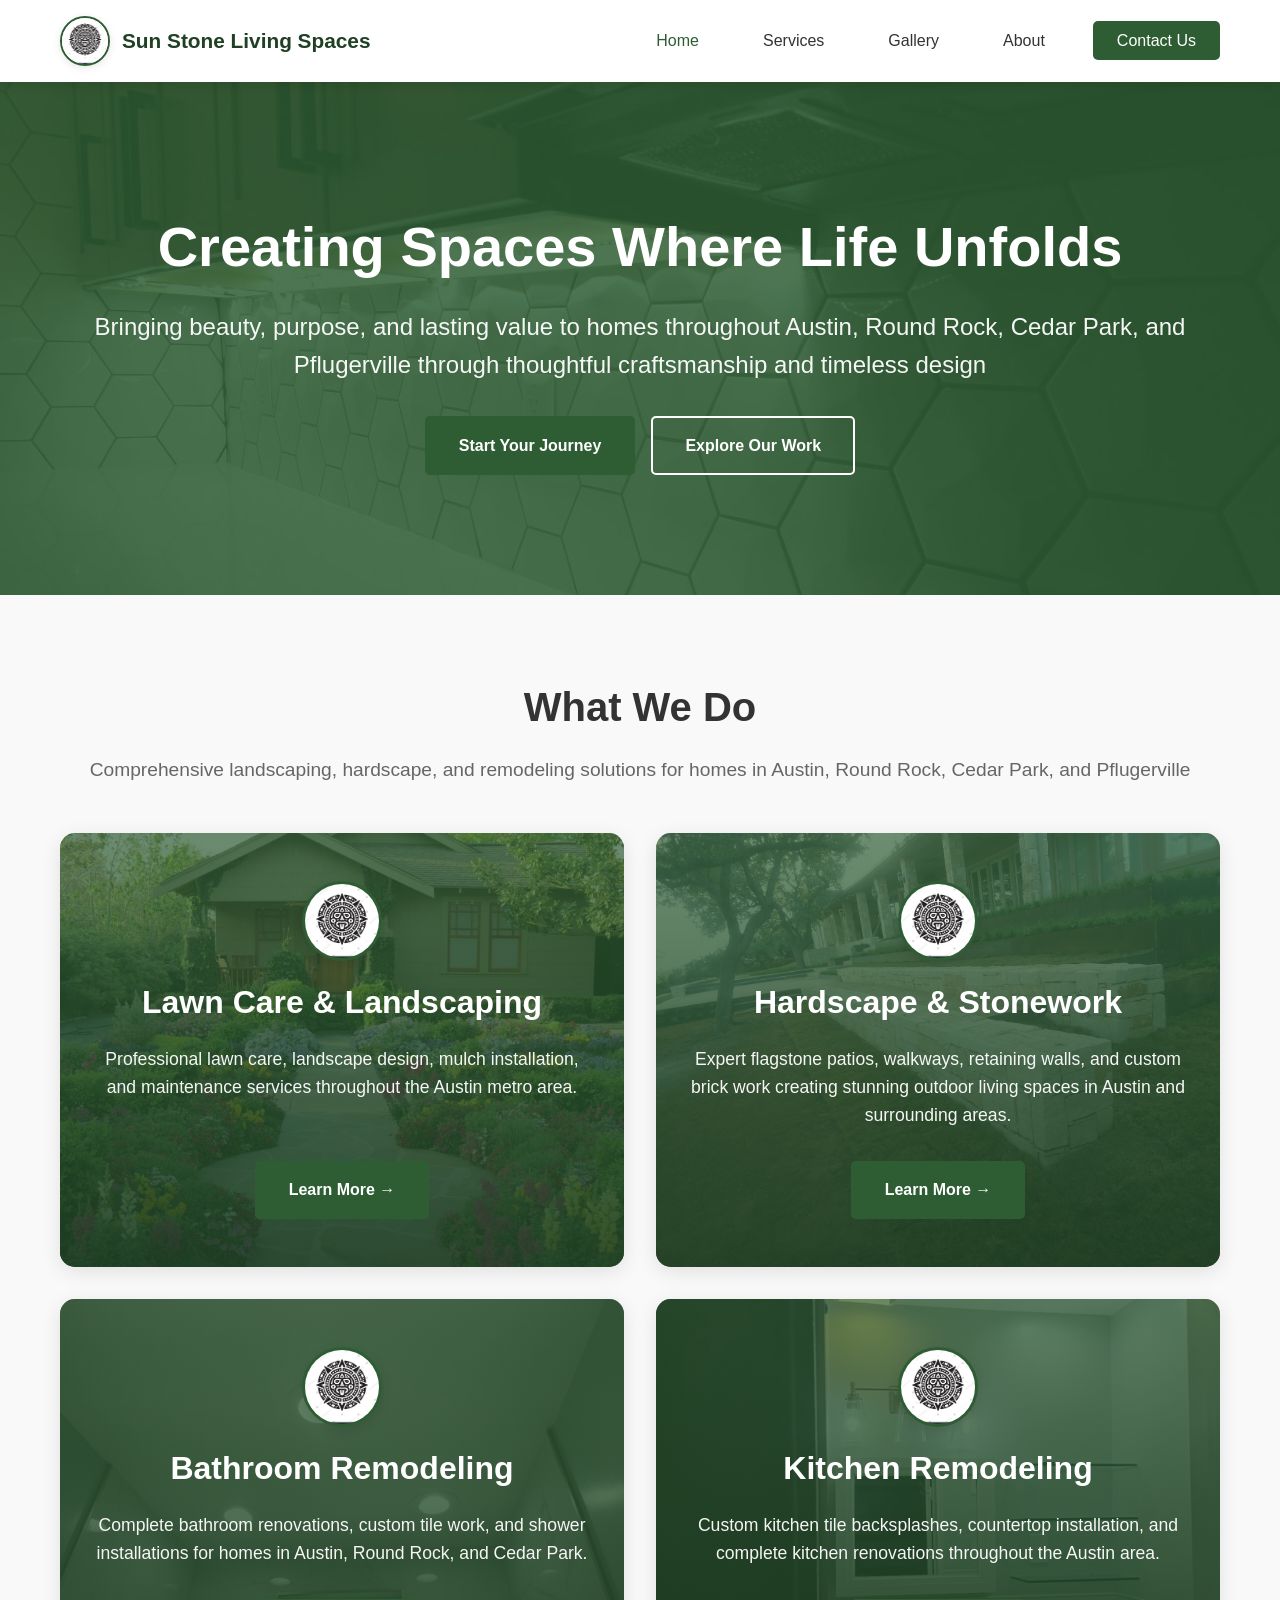
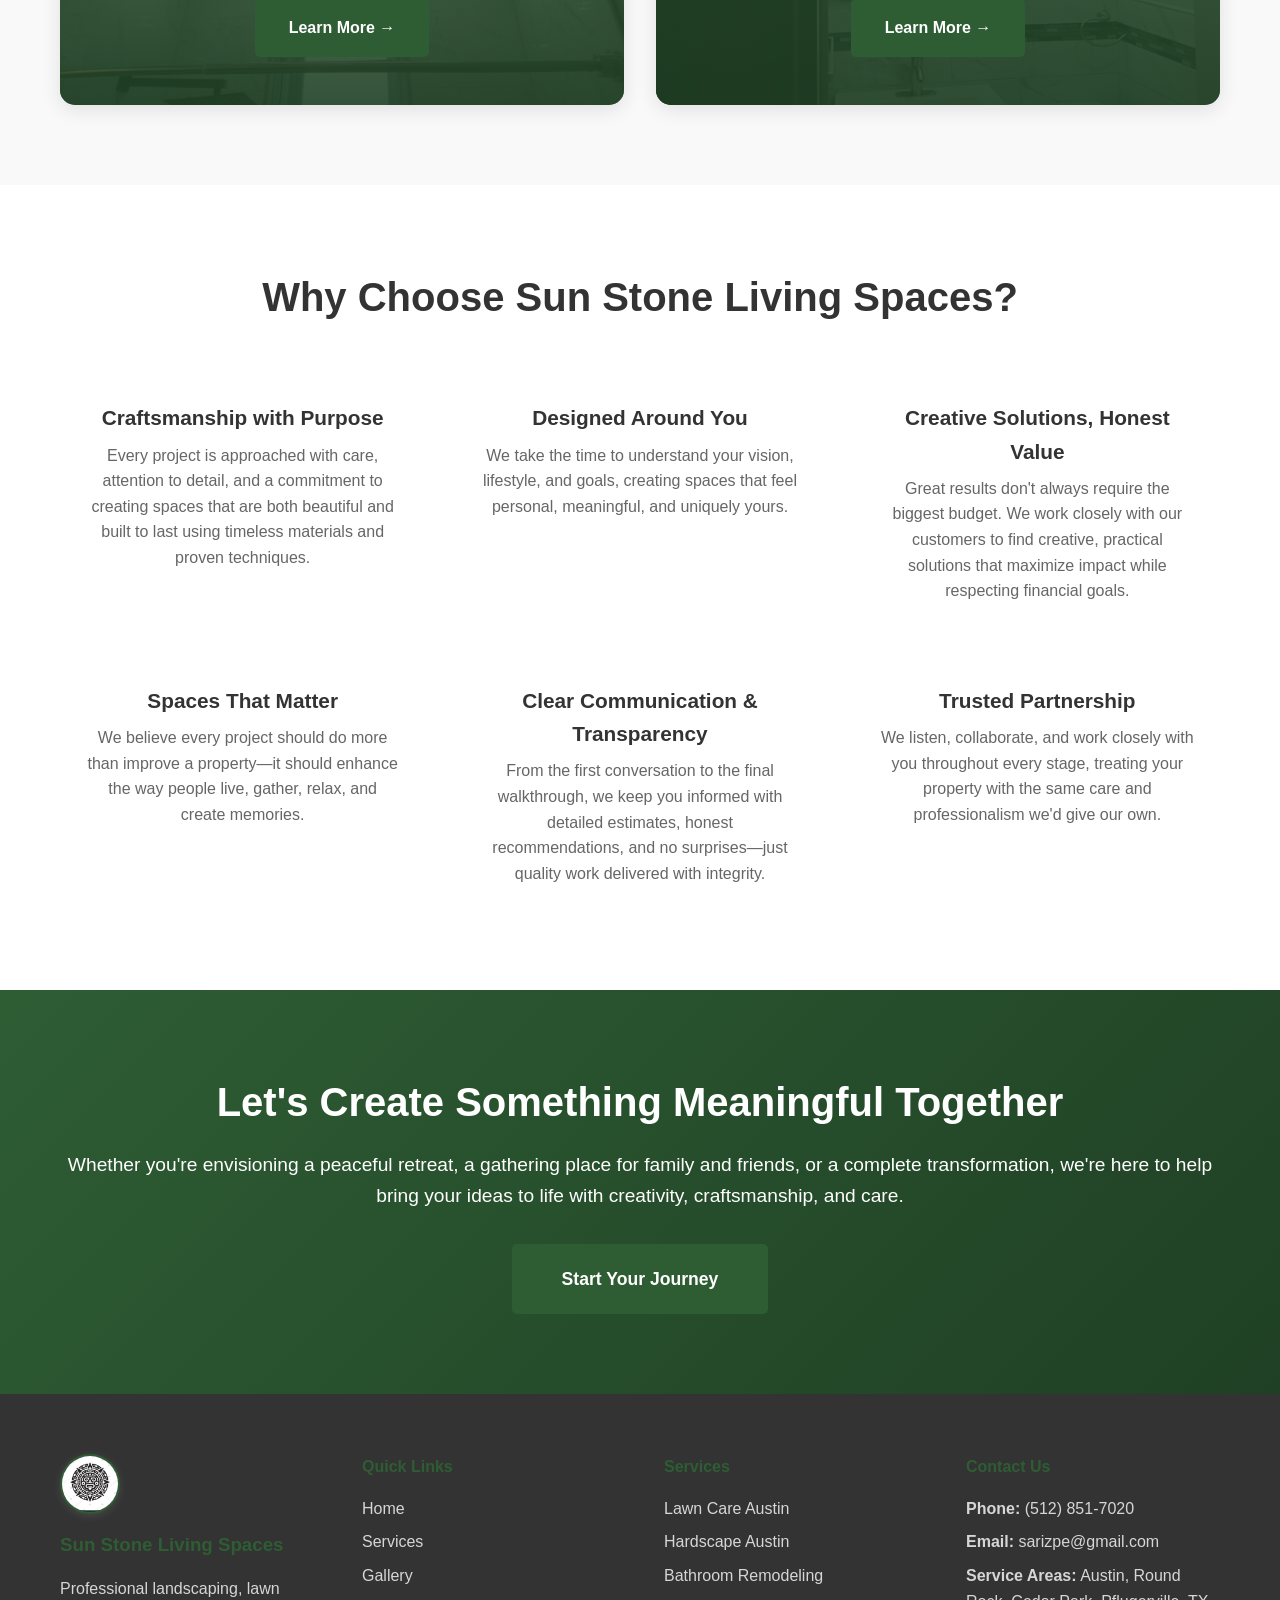
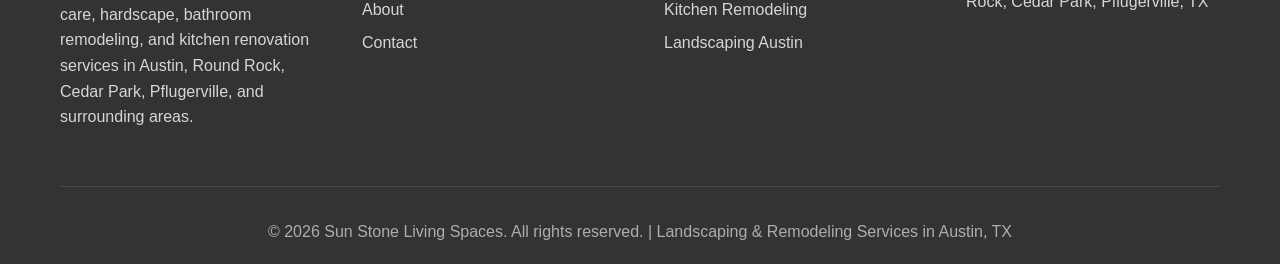
<file: index.html>
<!DOCTYPE html>
<html lang="en">
<head>
    <meta charset="UTF-8">
    <meta name="viewport" content="width=device-width, initial-scale=1.0">
    <meta name="description" content="Sun Stone Living Spaces - Professional landscaping, lawn care, hardscape, bathroom remodeling, and kitchen renovation services in Austin, Round Rock, Cedar Park, and Pflugerville, TX. Expert craftsmanship for your home.">
    <meta name="keywords" content="landscaping Austin TX, lawn care Austin, hardscape Austin, bathroom remodel Austin, kitchen remodel Austin, flagstone Austin, Round Rock landscaping, Cedar Park contractor">
    <title>Sun Stone Living Spaces | Landscaping & Remodeling | Austin, Round Rock, Cedar Park TX</title>
    <link rel="stylesheet" href="css/styles.css">
</head>
<body>
    <!-- Navigation -->
    <nav class="navbar">
        <div class="container">
            <div class="nav-wrapper">
                <div class="logo">
                    <img src="images/logos/sunstone-icon.jpg" alt="Sun Stone Living Spaces Logo" class="logo-image">
                    <span class="logo-text">Sun Stone Living Spaces</span>
                </div>
                <button class="mobile-menu-toggle" aria-label="Toggle menu">
                    <span></span>
                    <span></span>
                    <span></span>
                </button>
                <ul class="nav-menu">
                    <li><a href="index.html" class="active">Home</a></li>
                    <li><a href="services.html">Services</a></li>
                    <li><a href="gallery.html">Gallery</a></li>
                    <li><a href="about.html">About</a></li>
                    <li><a href="contact.html" class="btn-contact">Contact Us</a></li>
                </ul>
            </div>
        </div>
    </nav>

    <!-- Hero Section -->
    <section class="hero" style="background-image: url('images/gallery/kitchen/HexKit.jpg');">
        <div class="hero-overlay"></div>
        <div class="container">
            <div class="hero-content">
                <h1>Creating Spaces Where Life Unfolds</h1>
                <p class="hero-subtitle">Bringing beauty, purpose, and lasting value to homes throughout Austin, Round Rock, Cedar Park, and Pflugerville through thoughtful craftsmanship and timeless design</p>
                <div class="hero-buttons">
                    <a href="contact.html" class="btn btn-primary">Start Your Journey</a>
                    <a href="gallery.html" class="btn btn-secondary">Explore Our Work</a>
                </div>
            </div>
        </div>
    </section>

    <!-- Services Overview -->
    <section class="services-overview">
        <div class="container">
            <h2 class="section-title">What We Do</h2>
            <p class="section-subtitle">Comprehensive landscaping, hardscape, and remodeling solutions for homes in Austin, Round Rock, Cedar Park, and Pflugerville</p>
            
            <div class="services-grid-2x2">
                <div class="service-card-large" style="background-image: url('images/gallery/lawn/flowers and flagstone.jpg');">
                    <div class="service-card-overlay"></div>
                    <div class="service-card-content">
                        <div class="service-icon">
                            <img src="images/logos/sunstone-icon.jpg" alt="Sun Stone" class="service-icon-img">
                        </div>
                        <h3>Lawn Care & Landscaping</h3>
                        <p>Professional lawn care, landscape design, mulch installation, and maintenance services throughout the Austin metro area.</p>
                        <a href="lawn-care-austin.html" class="btn btn-primary">Learn More →</a>
                    </div>
                </div>
                
                <div class="service-card-large" style="background-image: url('images/gallery/hardscape/image000000(5).JPG');">
                    <div class="service-card-overlay"></div>
                    <div class="service-card-content">
                        <div class="service-icon">
                            <img src="images/logos/sunstone-icon.jpg" alt="Sun Stone" class="service-icon-img">
                        </div>
                        <h3>Hardscape & Stonework</h3>
                        <p>Expert flagstone patios, walkways, retaining walls, and custom brick work creating stunning outdoor living spaces in Austin and surrounding areas.</p>
                        <a href="hardscape-austin.html" class="btn btn-primary">Learn More →</a>
                    </div>
                </div>
                
                <div class="service-card-large" style="background-image: url('images/gallery/bathroom/Wshower2.jpg');">
                    <div class="service-card-overlay"></div>
                    <div class="service-card-content">
                        <div class="service-icon">
                            <img src="images/logos/sunstone-icon.jpg" alt="Sun Stone" class="service-icon-img">
                        </div>
                        <h3>Bathroom Remodeling</h3>
                        <p>Complete bathroom renovations, custom tile work, and shower installations for homes in Austin, Round Rock, and Cedar Park.</p>
                        <a href="bathroom-remodel-austin.html" class="btn btn-primary">Learn More →</a>
                    </div>
                </div>
                
                <div class="service-card-large" style="background-image: url('images/gallery/bathroom/SmallRR.jpg');">
                    <div class="service-card-overlay"></div>
                    <div class="service-card-content">
                        <div class="service-icon">
                            <img src="images/logos/sunstone-icon.jpg" alt="Sun Stone" class="service-icon-img">
                        </div>
                        <h3>Kitchen Remodeling</h3>
                        <p>Custom kitchen tile backsplashes, countertop installation, and complete kitchen renovations throughout the Austin area.</p>
                        <a href="kitchen-remodel-austin.html" class="btn btn-primary">Learn More →</a>
                    </div>
                </div>
            </div>
        </div>
    </section>

    <!-- Why Choose Us -->
    <section class="why-choose-us">
        <div class="container">
            <h2 class="section-title">Why Choose Sun Stone Living Spaces?</h2>
            <div class="features-grid">
                <div class="feature">
                    <h3>Craftsmanship with Purpose</h3>
                    <p>Every project is approached with care, attention to detail, and a commitment to creating spaces that are both beautiful and built to last using timeless materials and proven techniques.</p>
                </div>
                <div class="feature">
                    <h3>Designed Around You</h3>
                    <p>We take the time to understand your vision, lifestyle, and goals, creating spaces that feel personal, meaningful, and uniquely yours.</p>
                </div>
                <div class="feature">
                    <h3>Creative Solutions, Honest Value</h3>
                    <p>Great results don't always require the biggest budget. We work closely with our customers to find creative, practical solutions that maximize impact while respecting financial goals.</p>
                </div>
                <div class="feature">
                    <h3>Spaces That Matter</h3>
                    <p>We believe every project should do more than improve a property—it should enhance the way people live, gather, relax, and create memories.</p>
                </div>
                <div class="feature">
                    <h3>Clear Communication & Transparency</h3>
                    <p>From the first conversation to the final walkthrough, we keep you informed with detailed estimates, honest recommendations, and no surprises—just quality work delivered with integrity.</p>
                </div>
                <div class="feature">
                    <h3>Trusted Partnership</h3>
                    <p>We listen, collaborate, and work closely with you throughout every stage, treating your property with the same care and professionalism we'd give our own.</p>
                </div>
            </div>
        </div>
    </section>

    <!-- Call to Action -->
    <section class="cta">
        <div class="container">
            <h2>Let's Create Something Meaningful Together</h2>
            <p>Whether you're envisioning a peaceful retreat, a gathering place for family and friends, or a complete transformation, we're here to help bring your ideas to life with creativity, craftsmanship, and care.</p>
            <a href="contact.html" class="btn btn-primary btn-large">Start Your Journey</a>
        </div>
    </section>

    <!-- Footer -->
    <footer class="footer">
        <div class="container">
            <div class="footer-content">
                <div class="footer-section">
                    <img src="images/logos/sunstone-icon.jpg" alt="Sun Stone Living Spaces" class="footer-logo">
                    <h3>Sun Stone Living Spaces</h3>
                    <p>Professional landscaping, lawn care, hardscape, bathroom remodeling, and kitchen renovation services in Austin, Round Rock, Cedar Park, Pflugerville, and surrounding areas.</p>
                </div>
                
                <div class="footer-section">
                    <h4>Quick Links</h4>
                    <ul>
                        <li><a href="index.html">Home</a></li>
                        <li><a href="services.html">Services</a></li>
                        <li><a href="gallery.html">Gallery</a></li>
                        <li><a href="about.html">About</a></li>
                        <li><a href="contact.html">Contact</a></li>
                    </ul>
                </div>
                
                <div class="footer-section">
                    <h4>Services</h4>
                    <ul>
                        <li><a href="lawn-care-austin.html">Lawn Care Austin</a></li>
                        <li><a href="hardscape-austin.html">Hardscape Austin</a></li>
                        <li><a href="bathroom-remodel-austin.html">Bathroom Remodeling</a></li>
                        <li><a href="kitchen-remodel-austin.html">Kitchen Remodeling</a></li>
                        <li><a href="landscaping-austin.html">Landscaping Austin</a></li>
                    </ul>
                </div>
                
                <div class="footer-section">
                    <h4>Contact Us</h4>
                    <p><strong>Phone:</strong> <a href="tel:+15128517020">(512) 851-7020</a></p>
                    <p><strong>Email:</strong> <a href="mailto:sarizpe@gmail.com">sarizpe@gmail.com</a></p>
                    <p><strong>Service Areas:</strong> Austin, Round Rock, Cedar Park, Pflugerville, TX</p>
                </div>
            </div>
            
            <div class="footer-bottom">
                <p>&copy; 2026 Sun Stone Living Spaces. All rights reserved. | Landscaping & Remodeling Services in Austin, TX</p>
            </div>
        </div>
    </footer>

    <script src="js/main.js"></script>
</body>
</html>
</file>
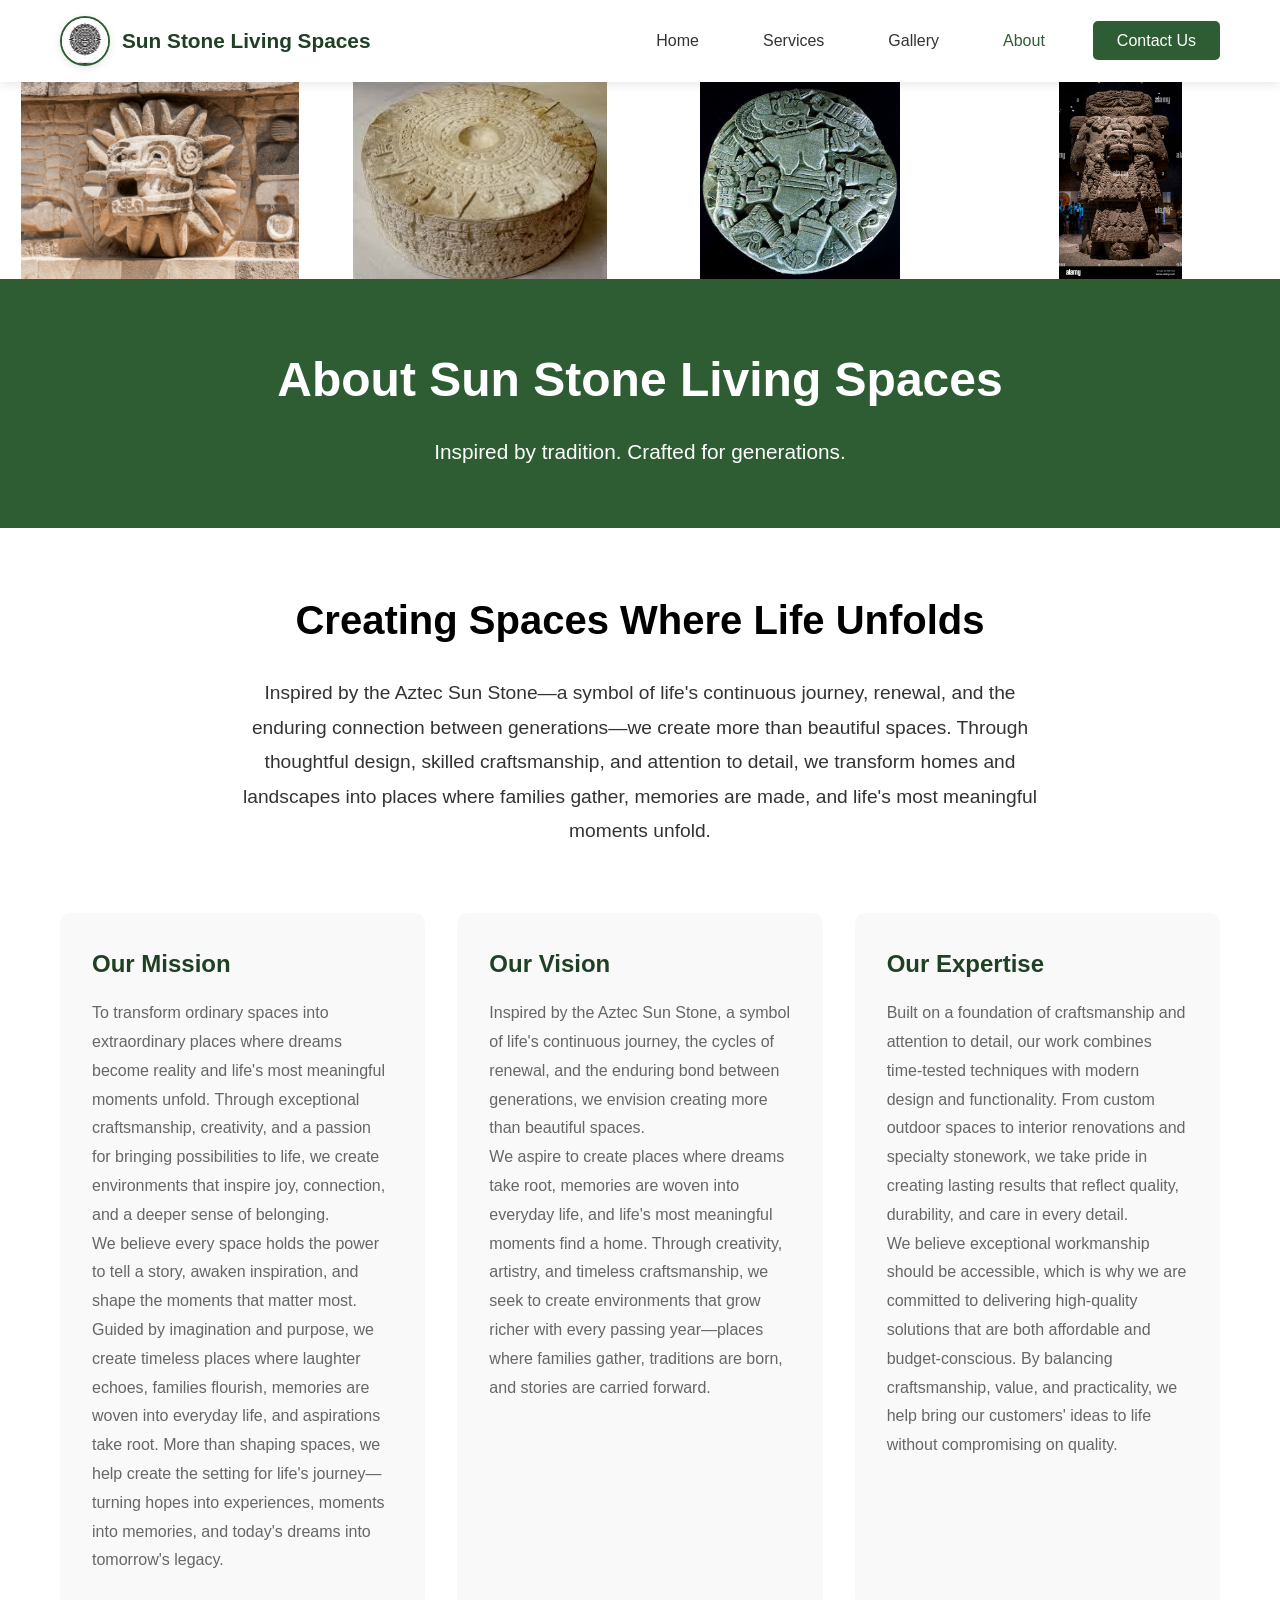
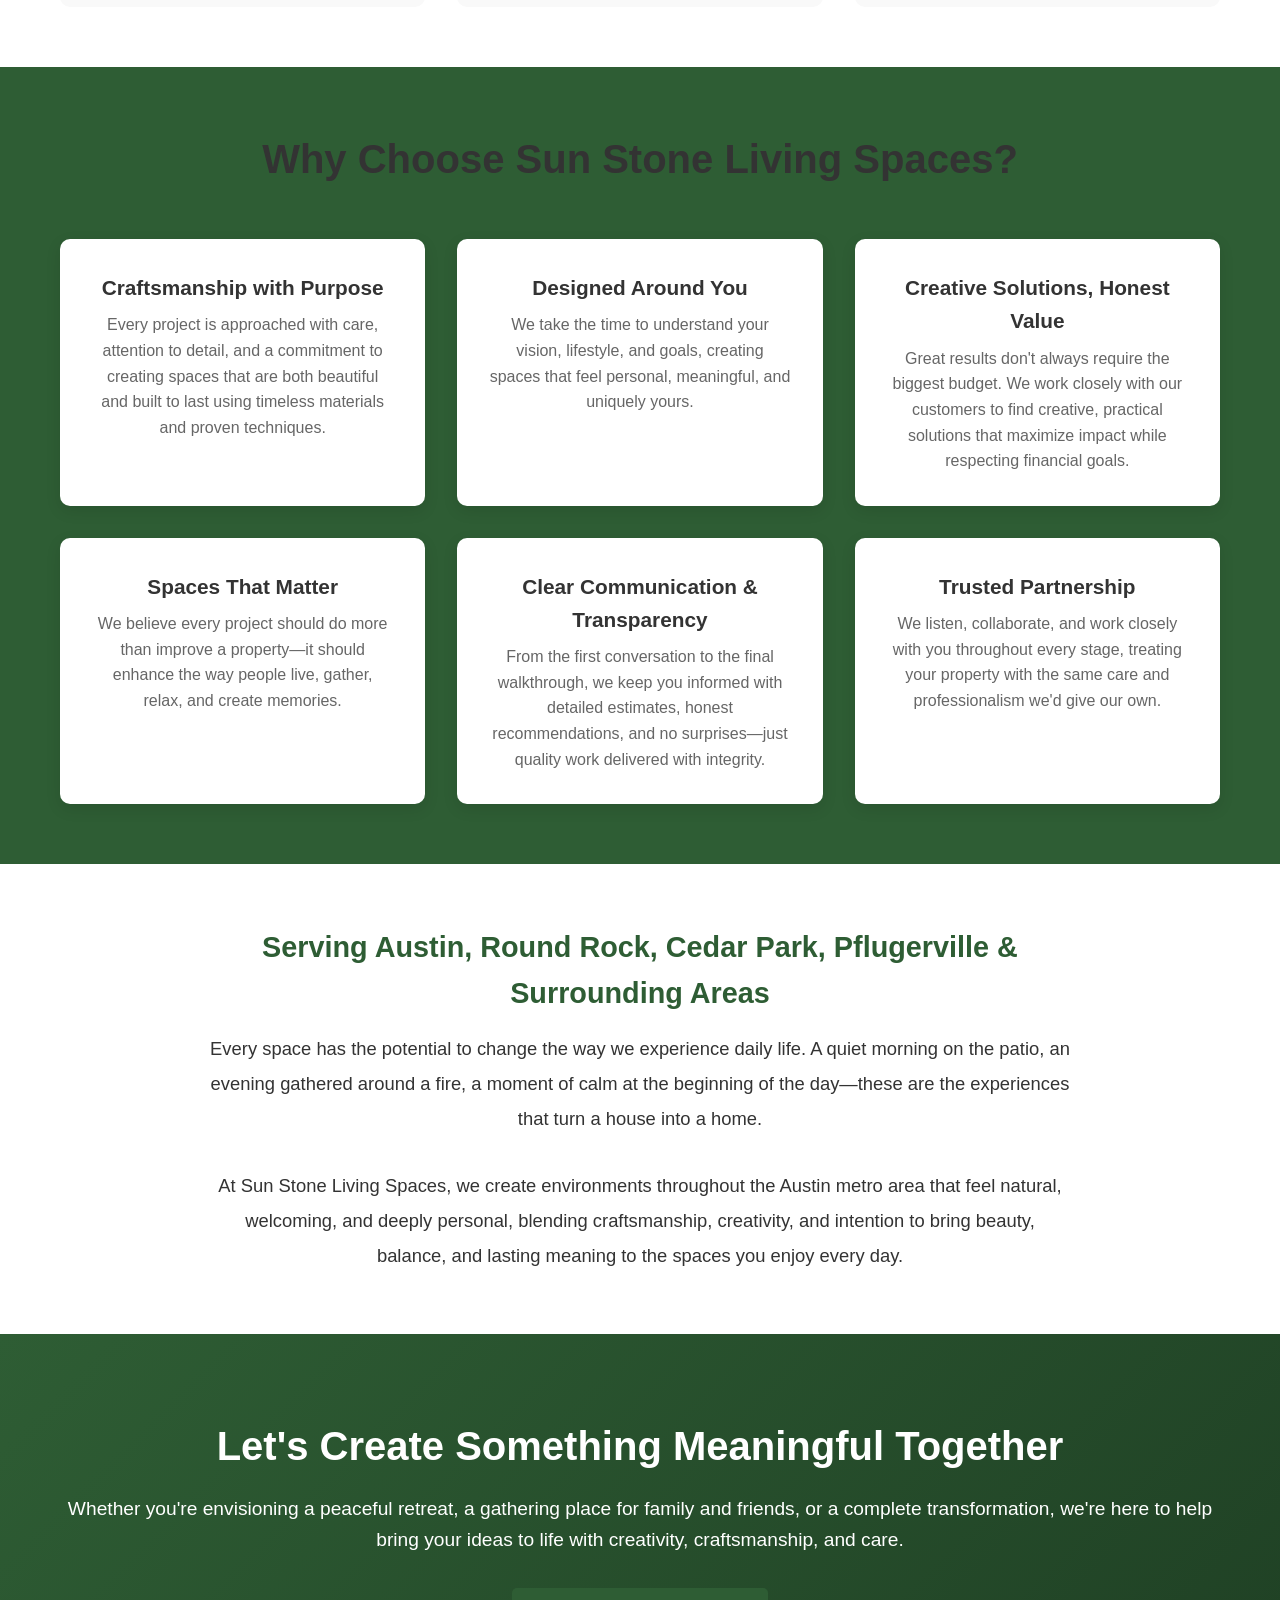
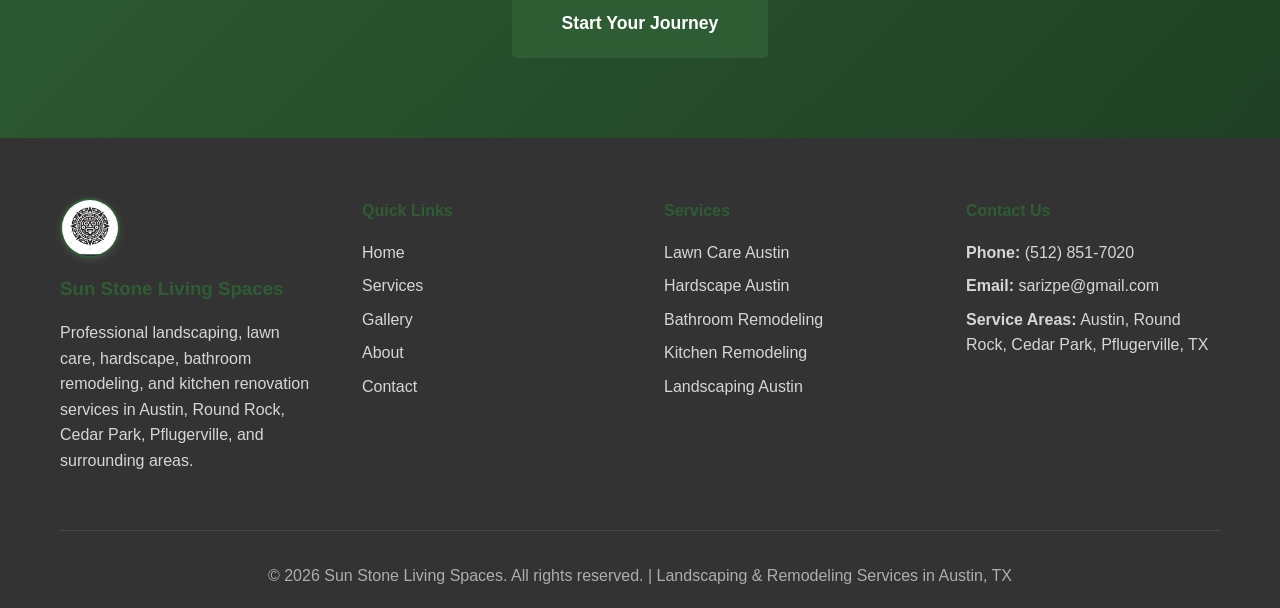
<file: about.html>
<!DOCTYPE html>
<html lang="en">
<head>
    <meta charset="UTF-8">
    <meta name="viewport" content="width=device-width, initial-scale=1.0">
    <meta name="description" content="Learn about Sun Stone Living Spaces - your trusted landscaping, hardscape, and remodeling partner in Austin, Round Rock, Cedar Park, and Pflugerville, TX. Quality craftsmanship and customer satisfaction guaranteed.">
    <meta name="keywords" content="about Sun Stone Living Spaces, Austin landscaping company, Austin remodeling contractor, Round Rock landscaping, Cedar Park contractor">
    <title>About Us | Sun Stone Living Spaces | Austin, Round Rock, Cedar Park TX</title>
    <link rel="stylesheet" href="css/styles.css">
</head>
<body>
    <!-- Navigation -->
    <nav class="navbar">
        <div class="container">
            <div class="nav-wrapper">
                <div class="logo">
                    <img src="images/logos/sunstone-icon.jpg" alt="Sun Stone Living Spaces Logo" class="logo-image">
                    <span class="logo-text">Sun Stone Living Spaces</span>
                </div>
                <button class="mobile-menu-toggle" aria-label="Toggle menu">
                    <span></span>
                    <span></span>
                    <span></span>
                </button>
                <ul class="nav-menu">
                    <li><a href="index.html">Home</a></li>
                    <li><a href="services.html">Services</a></li>
                    <li><a href="gallery.html">Gallery</a></li>
                    <li><a href="about.html" class="active">About</a></li>
                    <li><a href="contact.html" class="btn-contact">Contact Us</a></li>
                </ul>
            </div>
        </div>
    </nav>

    <!-- Page Header -->
    <section class="page-header" style="background: none; padding: 0;">
        <!-- Aztec Stones Gallery Section -->
        <div style="display: flex; height: 200px; border-bottom: 3px solid #2E5D34; overflow: hidden;">
            <div style="flex: 1; background-image: url('images/gallery/face-of-quetzalcoatl.png'); background-size: contain; background-position: center; background-repeat: no-repeat;"></div>
            <div style="flex: 1; background-image: url('images/gallery/The Tizoc Stone.jpg'); background-size: contain; background-position: center; background-repeat: no-repeat;"></div>
            <div style="flex: 1; background-image: url('images/gallery/The Coyolxauhqui Stone.jpg'); background-size: contain; background-position: center; background-repeat: no-repeat;"></div>
            <div style="flex: 1; background-image: url('images/gallery/The Coatlicue Statue.jpg'); background-size: contain; background-position: center; background-repeat: no-repeat;"></div>
        </div>
        
        <!-- Text Section -->
        <div style="background-color: #2E5D34; padding: 60px 0;">
            <div class="container" style="position: relative; z-index: 1;">
                <h1 style="color: white;">About Sun Stone Living Spaces</h1>
                <p style="color: white;">Inspired by tradition. Crafted for generations.</p>
            </div>
        </div>
    </section>

    <!-- About Content -->
    <section class="about-content" style="position: relative; z-index: 10;">
        <div class="container">
            <div class="about-intro">
                <h2>Creating Spaces Where Life Unfolds</h2>
                <p class="lead">Inspired by the Aztec Sun Stone—a symbol of life's continuous journey, renewal, and the enduring connection between generations—we create more than beautiful spaces. Through thoughtful design, skilled craftsmanship, and attention to detail, we transform homes and landscapes into places where families gather, memories are made, and life's most meaningful moments unfold.</p>
            </div>

            <div class="about-grid">
                <div class="about-section">
                    <h3>Our Mission</h3>
                    <p>To transform ordinary spaces into extraordinary places where dreams become reality and life's most meaningful moments unfold. Through exceptional craftsmanship, creativity, and a passion for bringing possibilities to life, we create environments that inspire joy, connection, and a deeper sense of belonging.</p>
                    <p>We believe every space holds the power to tell a story, awaken inspiration, and shape the moments that matter most. Guided by imagination and purpose, we create timeless places where laughter echoes, families flourish, memories are woven into everyday life, and aspirations take root. More than shaping spaces, we help create the setting for life's journey—turning hopes into experiences, moments into memories, and today's dreams into tomorrow's legacy.</p>
                </div>

                <div class="about-section">
                    <h3>Our Vision</h3>
                    <p>Inspired by the Aztec Sun Stone, a symbol of life's continuous journey, the cycles of renewal, and the enduring bond between generations, we envision creating more than beautiful spaces.</p>
                    <p>We aspire to create places where dreams take root, memories are woven into everyday life, and life's most meaningful moments find a home. Through creativity, artistry, and timeless craftsmanship, we seek to create environments that grow richer with every passing year—places where families gather, traditions are born, and stories are carried forward.</p>
                </div>

                <div class="about-section">
                    <h3>Our Expertise</h3>
                    <p>Built on a foundation of craftsmanship and attention to detail, our work combines time-tested techniques with modern design and functionality. From custom outdoor spaces to interior renovations and specialty stonework, we take pride in creating lasting results that reflect quality, durability, and care in every detail.</p>
                    <p>We believe exceptional workmanship should be accessible, which is why we are committed to delivering high-quality solutions that are both affordable and budget-conscious. By balancing craftsmanship, value, and practicality, we help bring our customers' ideas to life without compromising on quality.</p>
                </div>
            </div>

        </div>
    </section>

    <!-- Why Choose Us -->
    <section class="why-choose-section" style="background-color: #2E5D34;">
        <div class="container">
            <h2>Why Choose Sun Stone Living Spaces?</h2>
            
            <div class="reasons-grid">
                <div class="reason-card">
                    <h3>Craftsmanship with Purpose</h3>
                    <p>Every project is approached with care, attention to detail, and a commitment to creating spaces that are both beautiful and built to last using timeless materials and proven techniques.</p>
                </div>

                <div class="reason-card">
                    <h3>Designed Around You</h3>
                    <p>We take the time to understand your vision, lifestyle, and goals, creating spaces that feel personal, meaningful, and uniquely yours.</p>
                </div>

                <div class="reason-card">
                    <h3>Creative Solutions, Honest Value</h3>
                    <p>Great results don't always require the biggest budget. We work closely with our customers to find creative, practical solutions that maximize impact while respecting financial goals.</p>
                </div>

                <div class="reason-card">
                    <h3>Spaces That Matter</h3>
                    <p>We believe every project should do more than improve a property—it should enhance the way people live, gather, relax, and create memories.</p>
                </div>

                <div class="reason-card">
                    <h3>Clear Communication & Transparency</h3>
                    <p>From the first conversation to the final walkthrough, we keep you informed with detailed estimates, honest recommendations, and no surprises—just quality work delivered with integrity.</p>
                </div>

                <div class="reason-card">
                    <h3>Trusted Partnership</h3>
                    <p>We listen, collaborate, and work closely with you throughout every stage, treating your property with the same care and professionalism we'd give our own.</p>
                </div>
            </div>
        </div>
    </section>

    <!-- Service Area -->
    <section class="service-area-section">
        <div class="container" style="max-width: 900px; text-align: center;">
            <h3 style="font-size: 1.8rem; margin-bottom: 1rem; color: #2E5D34;">Serving Austin, Round Rock, Cedar Park, Pflugerville & Surrounding Areas</h3>
            <p style="font-size: 1.15rem; line-height: 1.9; margin-bottom: 2rem; color: #333;">Every space has the potential to change the way we experience daily life. A quiet morning on the patio, an evening gathered around a fire, a moment of calm at the beginning of the day—these are the experiences that turn a house into a home.</p>
            <p style="font-size: 1.15rem; line-height: 1.9; color: #333;">At Sun Stone Living Spaces, we create environments throughout the Austin metro area that feel natural, welcoming, and deeply personal, blending craftsmanship, creativity, and intention to bring beauty, balance, and lasting meaning to the spaces you enjoy every day.</p>
        </div>
    </section>

    <!-- Call to Action -->
    <section class="cta">
        <div class="container">
            <h2>Let's Create Something Meaningful Together</h2>
            <p>Whether you're envisioning a peaceful retreat, a gathering place for family and friends, or a complete transformation, we're here to help bring your ideas to life with creativity, craftsmanship, and care.</p>
            <a href="contact.html" class="btn btn-primary btn-large">Start Your Journey</a>
        </div>
    </section>

    <!-- Footer -->
    <footer class="footer">
        <div class="container">
            <div class="footer-content">
                <div class="footer-section">
                    <img src="images/logos/sunstone-icon.jpg" alt="Sun Stone Living Spaces" class="footer-logo">
                    <h3>Sun Stone Living Spaces</h3>
                    <p>Professional landscaping, lawn care, hardscape, bathroom remodeling, and kitchen renovation services in Austin, Round Rock, Cedar Park, Pflugerville, and surrounding areas.</p>
                </div>
                
                <div class="footer-section">
                    <h4>Quick Links</h4>
                    <ul>
                        <li><a href="index.html">Home</a></li>
                        <li><a href="services.html">Services</a></li>
                        <li><a href="gallery.html">Gallery</a></li>
                        <li><a href="about.html">About</a></li>
                        <li><a href="contact.html">Contact</a></li>
                    </ul>
                </div>
                
                <div class="footer-section">
                    <h4>Services</h4>
                    <ul>
                        <li><a href="lawn-care-austin.html">Lawn Care Austin</a></li>
                        <li><a href="hardscape-austin.html">Hardscape Austin</a></li>
                        <li><a href="bathroom-remodel-austin.html">Bathroom Remodeling</a></li>
                        <li><a href="kitchen-remodel-austin.html">Kitchen Remodeling</a></li>
                        <li><a href="landscaping-austin.html">Landscaping Austin</a></li>
                    </ul>
                </div>
                
                <div class="footer-section">
                    <h4>Contact Us</h4>
                    <p><strong>Phone:</strong> <a href="tel:+15128517020">(512) 851-7020</a></p>
                    <p><strong>Email:</strong> <a href="mailto:sarizpe@gmail.com">sarizpe@gmail.com</a></p>
                    <p><strong>Service Areas:</strong> Austin, Round Rock, Cedar Park, Pflugerville, TX</p>
                </div>
            </div>
            
            <div class="footer-bottom">
                <p>&copy; 2026 Sun Stone Living Spaces. All rights reserved. | Landscaping & Remodeling Services in Austin, TX</p>
            </div>
        </div>
    </footer>

    <script src="js/main.js"></script>
</body>
</html>
</file>
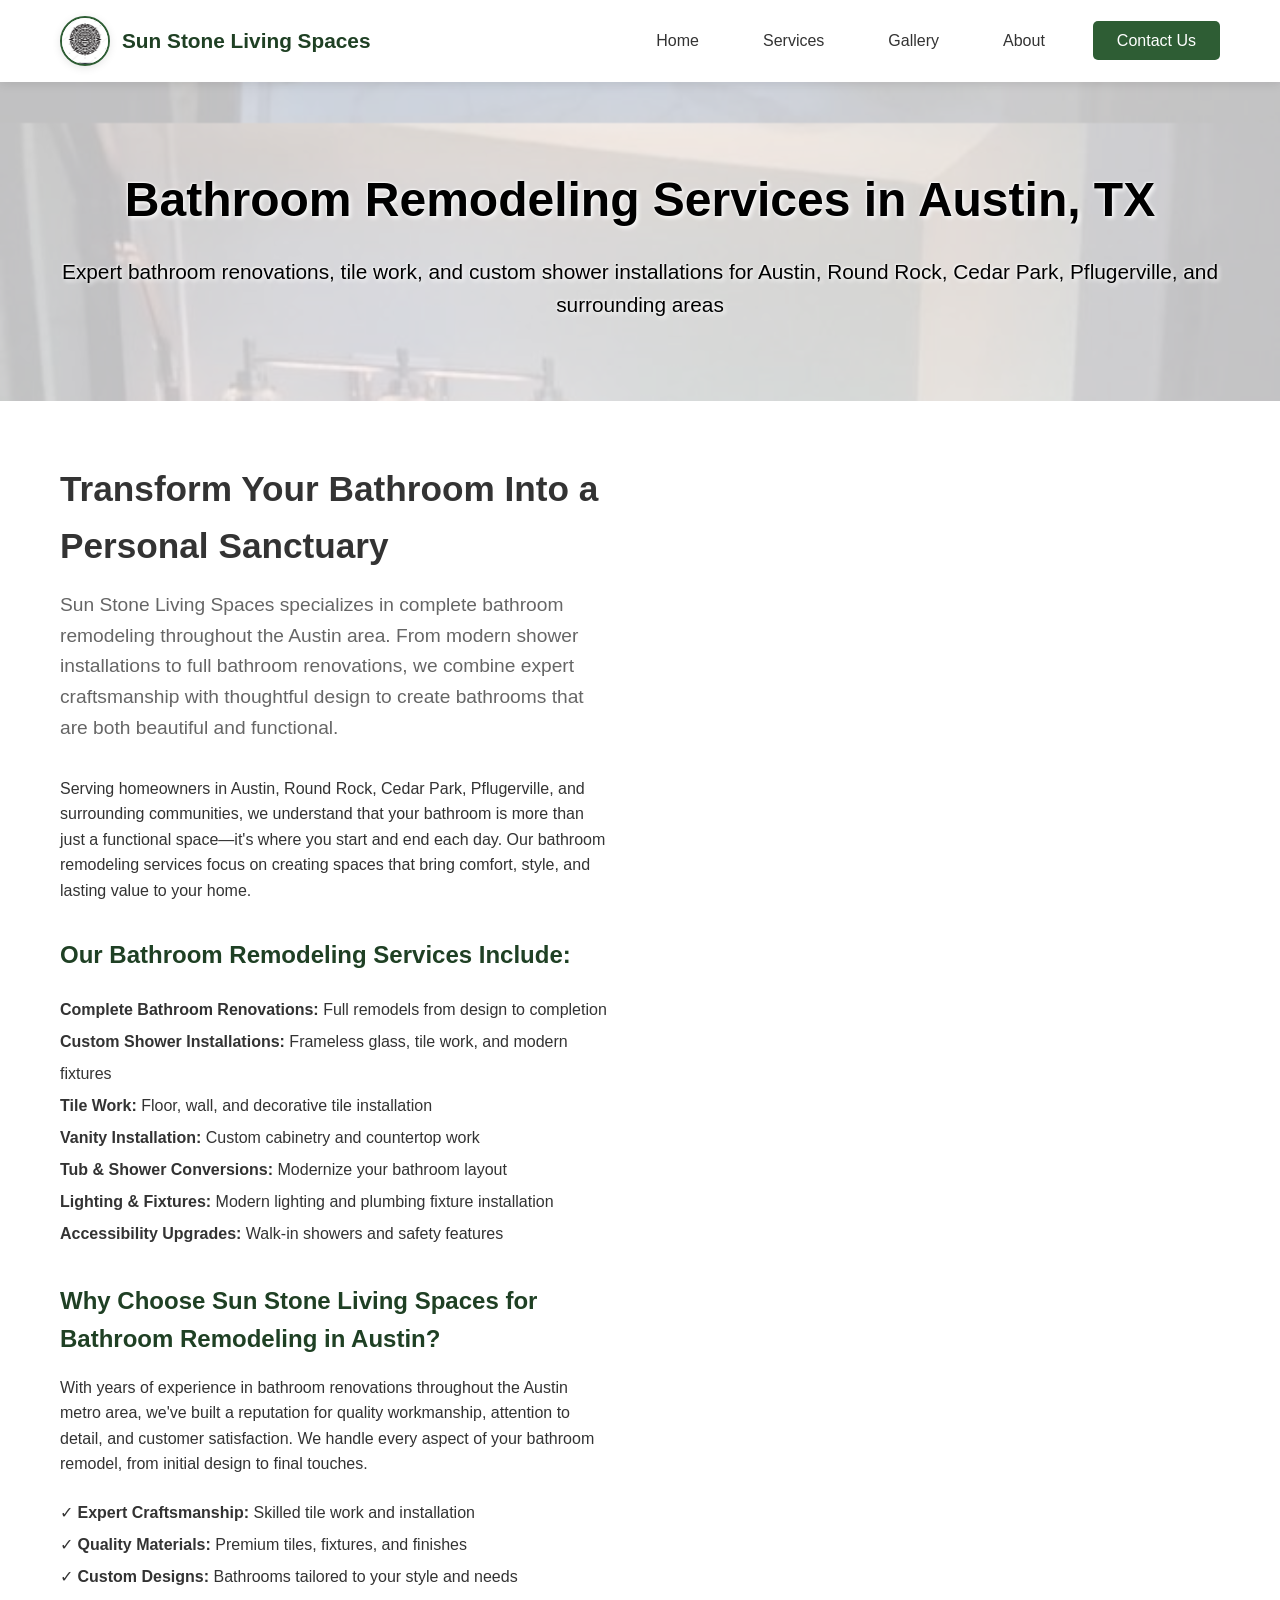
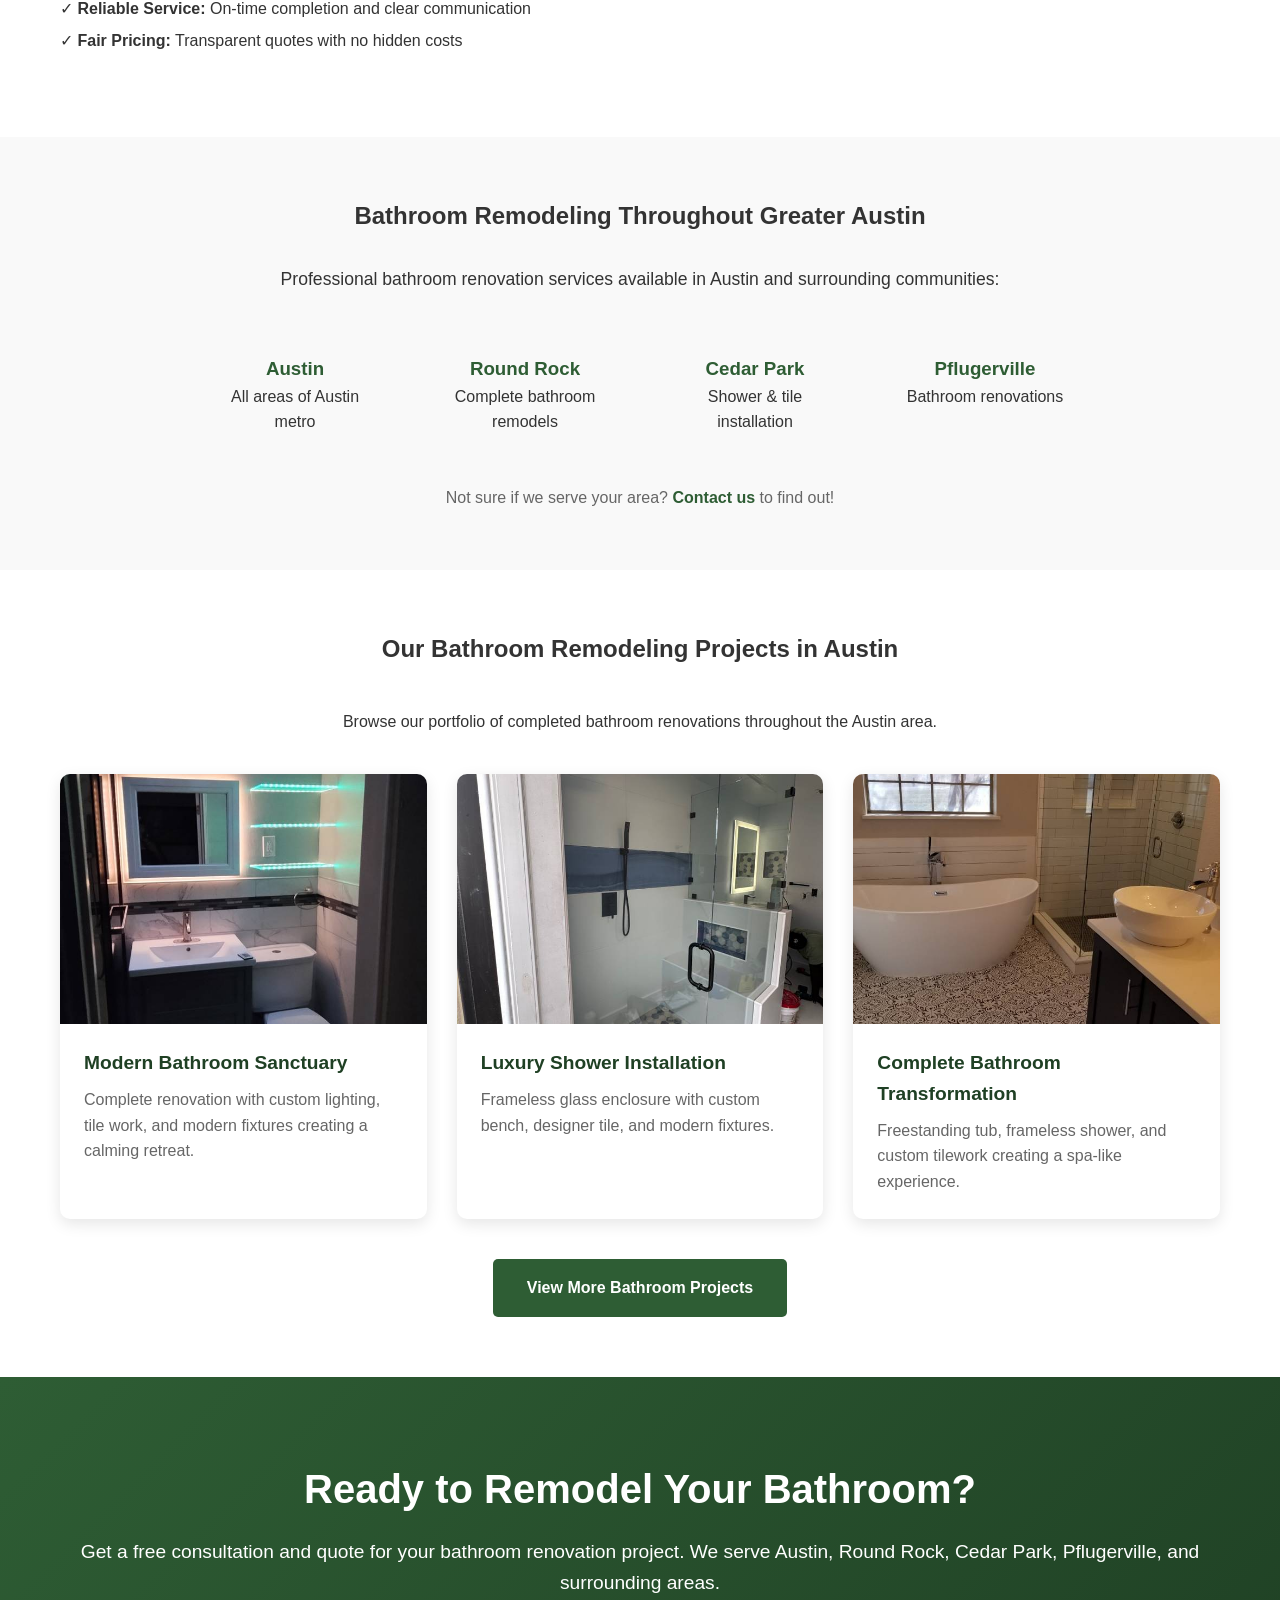
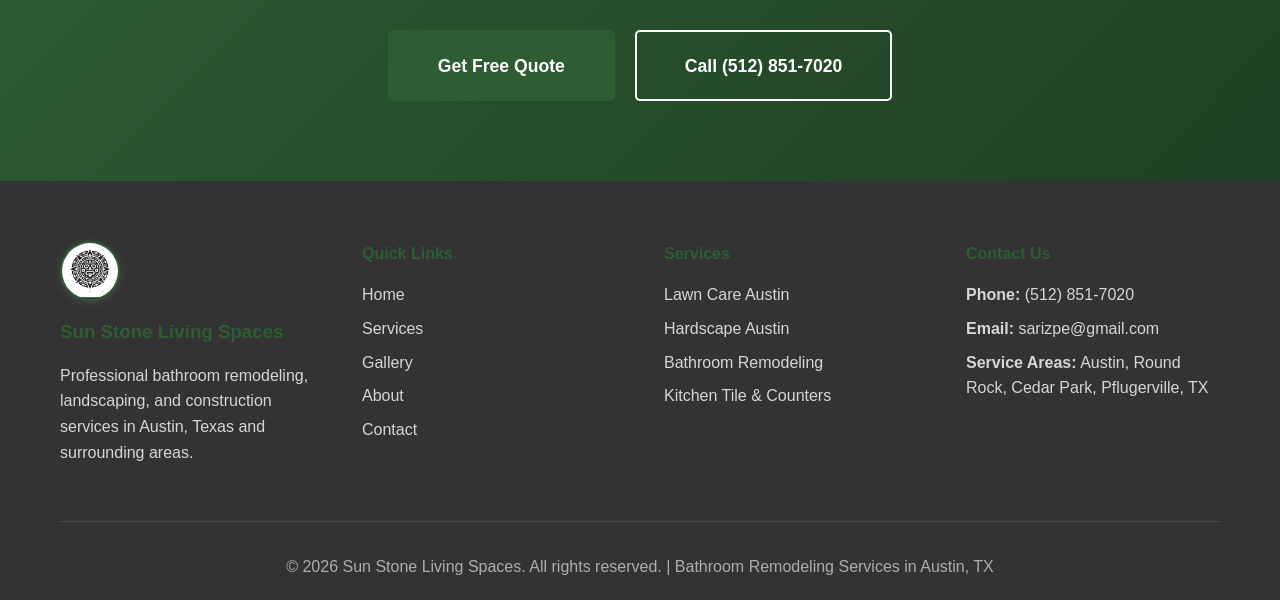
<file: bathroom-remodel-austin.html>
<!DOCTYPE html>
<html lang="en">
<head>
    <meta charset="UTF-8">
    <meta name="viewport" content="width=device-width, initial-scale=1.0">
    <meta name="description" content="Professional bathroom remodeling services in Austin, Round Rock, Cedar Park, and Pflugerville, TX. Expert tile work, shower installations, and complete bathroom renovations by Sun Stone Living Spaces.">
    <meta name="keywords" content="bathroom remodel Austin, bathroom renovation Austin TX, shower installation Round Rock, tile work Cedar Park, bathroom contractor Pflugerville">
    <title>Bathroom Remodeling Services Austin TX | Sun Stone Living Spaces</title>
    <link rel="stylesheet" href="css/styles.css">
</head>
<body>
    <!-- Navigation -->
    <nav class="navbar">
        <div class="container">
            <div class="nav-wrapper">
                <div class="logo">
                    <img src="images/logos/sunstone-icon.jpg" alt="Sun Stone Living Spaces Logo" class="logo-image">
                    <span class="logo-text">Sun Stone Living Spaces</span>
                </div>
                <button class="mobile-menu-toggle" aria-label="Toggle menu">
                    <span></span>
                    <span></span>
                    <span></span>
                </button>
                <ul class="nav-menu">
                    <li><a href="index.html">Home</a></li>
                    <li><a href="services.html">Services</a></li>
                    <li><a href="gallery.html">Gallery</a></li>
                    <li><a href="about.html">About</a></li>
                    <li><a href="contact.html" class="btn-contact">Contact Us</a></li>
                </ul>
            </div>
        </div>
    </nav>

    <!-- Page Header -->
    <section class="page-header" style="background-image: url('images/gallery/bathroom/SmallRR4.jpg'); background-size: cover; background-position: center;">
        <div class="hero-overlay" style="background: rgba(255, 255, 255, 0.75);"></div>
        <div class="container" style="position: relative; z-index: 1;">
            <h1 style="color: #000; text-shadow: 2px 2px 4px rgba(255,255,255,0.9), -1px -1px 2px rgba(255,255,255,0.9);">Bathroom Remodeling Services in Austin, TX</h1>
            <p style="color: #000; text-shadow: 2px 2px 4px rgba(255,255,255,0.9), -1px -1px 2px rgba(255,255,255,0.9);">Expert bathroom renovations, tile work, and custom shower installations for Austin, Round Rock, Cedar Park, Pflugerville, and surrounding areas</p>
        </div>
    </section>

    <!-- Service Overview -->
    <section class="service-detail">
        <div class="container">
            <div class="service-detail-content">
                <div class="service-detail-text">
                    <h2>Transform Your Bathroom Into a Personal Sanctuary</h2>
                    <p class="service-intro">Sun Stone Living Spaces specializes in complete bathroom remodeling throughout the Austin area. From modern shower installations to full bathroom renovations, we combine expert craftsmanship with thoughtful design to create bathrooms that are both beautiful and functional.</p>
                    
                    <p>Serving homeowners in Austin, Round Rock, Cedar Park, Pflugerville, and surrounding communities, we understand that your bathroom is more than just a functional space—it's where you start and end each day. Our bathroom remodeling services focus on creating spaces that bring comfort, style, and lasting value to your home.</p>

                    <h3>Our Bathroom Remodeling Services Include:</h3>
                    <ul style="line-height: 2; margin: 20px 0;">
                        <li><strong>Complete Bathroom Renovations:</strong> Full remodels from design to completion</li>
                        <li><strong>Custom Shower Installations:</strong> Frameless glass, tile work, and modern fixtures</li>
                        <li><strong>Tile Work:</strong> Floor, wall, and decorative tile installation</li>
                        <li><strong>Vanity Installation:</strong> Custom cabinetry and countertop work</li>
                        <li><strong>Tub & Shower Conversions:</strong> Modernize your bathroom layout</li>
                        <li><strong>Lighting & Fixtures:</strong> Modern lighting and plumbing fixture installation</li>
                        <li><strong>Accessibility Upgrades:</strong> Walk-in showers and safety features</li>
                    </ul>

                    <h3>Why Choose Sun Stone Living Spaces for Bathroom Remodeling in Austin?</h3>
                    <p>With years of experience in bathroom renovations throughout the Austin metro area, we've built a reputation for quality workmanship, attention to detail, and customer satisfaction. We handle every aspect of your bathroom remodel, from initial design to final touches.</p>
                    
                    <ul style="line-height: 2; margin: 20px 0;">
                        <li>✓ <strong>Expert Craftsmanship:</strong> Skilled tile work and installation</li>
                        <li>✓ <strong>Quality Materials:</strong> Premium tiles, fixtures, and finishes</li>
                        <li>✓ <strong>Custom Designs:</strong> Bathrooms tailored to your style and needs</li>
                        <li>✓ <strong>Reliable Service:</strong> On-time completion and clear communication</li>
                        <li>✓ <strong>Fair Pricing:</strong> Transparent quotes with no hidden costs</li>
                    </ul>
                </div>
            </div>
        </div>
    </section>

    <!-- Service Areas -->
    <section style="background-color: #f9f9f9; padding: 60px 0;">
        <div class="container">
            <h2 style="text-align: center; margin-bottom: 30px;">Bathroom Remodeling Throughout Greater Austin</h2>
            <p style="text-align: center; max-width: 800px; margin: 0 auto 40px; font-size: 1.1rem;">
                Professional bathroom renovation services available in Austin and surrounding communities:
            </p>
            <div style="display: grid; grid-template-columns: repeat(auto-fit, minmax(200px, 1fr)); gap: 20px; max-width: 900px; margin: 0 auto;">
                <div style="text-align: center; padding: 20px;">
                    <h3 style="color: #2E5D34;">Austin</h3>
                    <p>All areas of Austin metro</p>
                </div>
                <div style="text-align: center; padding: 20px;">
                    <h3 style="color: #2E5D34;">Round Rock</h3>
                    <p>Complete bathroom remodels</p>
                </div>
                <div style="text-align: center; padding: 20px;">
                    <h3 style="color: #2E5D34;">Cedar Park</h3>
                    <p>Shower & tile installation</p>
                </div>
                <div style="text-align: center; padding: 20px;">
                    <h3 style="color: #2E5D34;">Pflugerville</h3>
                    <p>Bathroom renovations</p>
                </div>
            </div>
            <p style="text-align: center; margin-top: 30px; color: #666;">
                Not sure if we serve your area? <a href="contact.html" style="color: #2E5D34; font-weight: bold;">Contact us</a> to find out!
            </p>
        </div>
    </section>

    <!-- Gallery Section -->
    <section class="service-detail">
        <div class="container">
            <h2 style="text-align: center; margin-bottom: 40px;">Our Bathroom Remodeling Projects in Austin</h2>
            <p style="text-align: center; max-width: 700px; margin: 0 auto 40px;">
                Browse our portfolio of completed bathroom renovations throughout the Austin area.
            </p>
            <div style="display: grid; grid-template-columns: repeat(auto-fit, minmax(300px, 1fr)); gap: 30px;">
                <div class="gallery-item">
                    <div class="gallery-image">
                        <img src="images/gallery/bathroom/SmallRR4.jpg" alt="Modern bathroom remodel Austin TX">
                    </div>
                    <div class="gallery-info">
                        <h3>Modern Bathroom Sanctuary</h3>
                        <p>Complete renovation with custom lighting, tile work, and modern fixtures creating a calming retreat.</p>
                    </div>
                </div>
                <div class="gallery-item">
                    <div class="gallery-image">
                        <img src="images/gallery/bathroom/glass with bench.jpg" alt="Custom shower installation Austin">
                    </div>
                    <div class="gallery-info">
                        <h3>Luxury Shower Installation</h3>
                        <p>Frameless glass enclosure with custom bench, designer tile, and modern fixtures.</p>
                    </div>
                </div>
                <div class="gallery-item">
                    <div class="gallery-image">
                        <img src="images/gallery/bathroom/tub and glass.jpg" alt="Bathroom renovation with tub Austin">
                    </div>
                    <div class="gallery-info">
                        <h3>Complete Bathroom Transformation</h3>
                        <p>Freestanding tub, frameless shower, and custom tilework creating a spa-like experience.</p>
                    </div>
                </div>
            </div>
            <div style="text-align: center; margin-top: 40px;">
                <a href="gallery.html#indoor" class="btn btn-primary">View More Bathroom Projects</a>
            </div>
        </div>
    </section>

    <!-- CTA Section -->
    <section class="cta">
        <div class="container">
            <h2>Ready to Remodel Your Bathroom?</h2>
            <p>Get a free consultation and quote for your bathroom renovation project. We serve Austin, Round Rock, Cedar Park, Pflugerville, and surrounding areas.</p>
            <div style="display: flex; gap: 20px; justify-content: center; flex-wrap: wrap; margin-top: 30px;">
                <a href="contact.html" class="btn btn-primary btn-large">Get Free Quote</a>
                <a href="tel:+15128517020" class="btn btn-secondary btn-large">Call (512) 851-7020</a>
            </div>
        </div>
    </section>

    <!-- Footer -->
    <footer class="footer">
        <div class="container">
            <div class="footer-content">
                <div class="footer-section">
                    <img src="images/logos/sunstone-icon.jpg" alt="Sun Stone Living Spaces" class="footer-logo">
                    <h3>Sun Stone Living Spaces</h3>
                    <p>Professional bathroom remodeling, landscaping, and construction services in Austin, Texas and surrounding areas.</p>
                </div>
                
                <div class="footer-section">
                    <h4>Quick Links</h4>
                    <ul>
                        <li><a href="index.html">Home</a></li>
                        <li><a href="services.html">Services</a></li>
                        <li><a href="gallery.html">Gallery</a></li>
                        <li><a href="about.html">About</a></li>
                        <li><a href="contact.html">Contact</a></li>
                    </ul>
                </div>
                
                <div class="footer-section">
                    <h4>Services</h4>
                    <ul>
                        <li><a href="lawn-care-austin.html">Lawn Care Austin</a></li>
                        <li><a href="hardscape-austin.html">Hardscape Austin</a></li>
                        <li><a href="bathroom-remodel-austin.html">Bathroom Remodeling</a></li>
                        <li><a href="services.html#kitchen">Kitchen Tile & Counters</a></li>
                    </ul>
                </div>
                
                <div class="footer-section">
                    <h4>Contact Us</h4>
                    <p><strong>Phone:</strong> <a href="tel:+15128517020">(512) 851-7020</a></p>
                    <p><strong>Email:</strong> <a href="mailto:sarizpe@gmail.com">sarizpe@gmail.com</a></p>
                    <p><strong>Service Areas:</strong> Austin, Round Rock, Cedar Park, Pflugerville, TX</p>
                </div>
            </div>
            
            <div class="footer-bottom">
                <p>&copy; 2026 Sun Stone Living Spaces. All rights reserved. | Bathroom Remodeling Services in Austin, TX</p>
            </div>
        </div>
    </footer>

    <script src="js/main.js"></script>
</body>
</html>
</file>
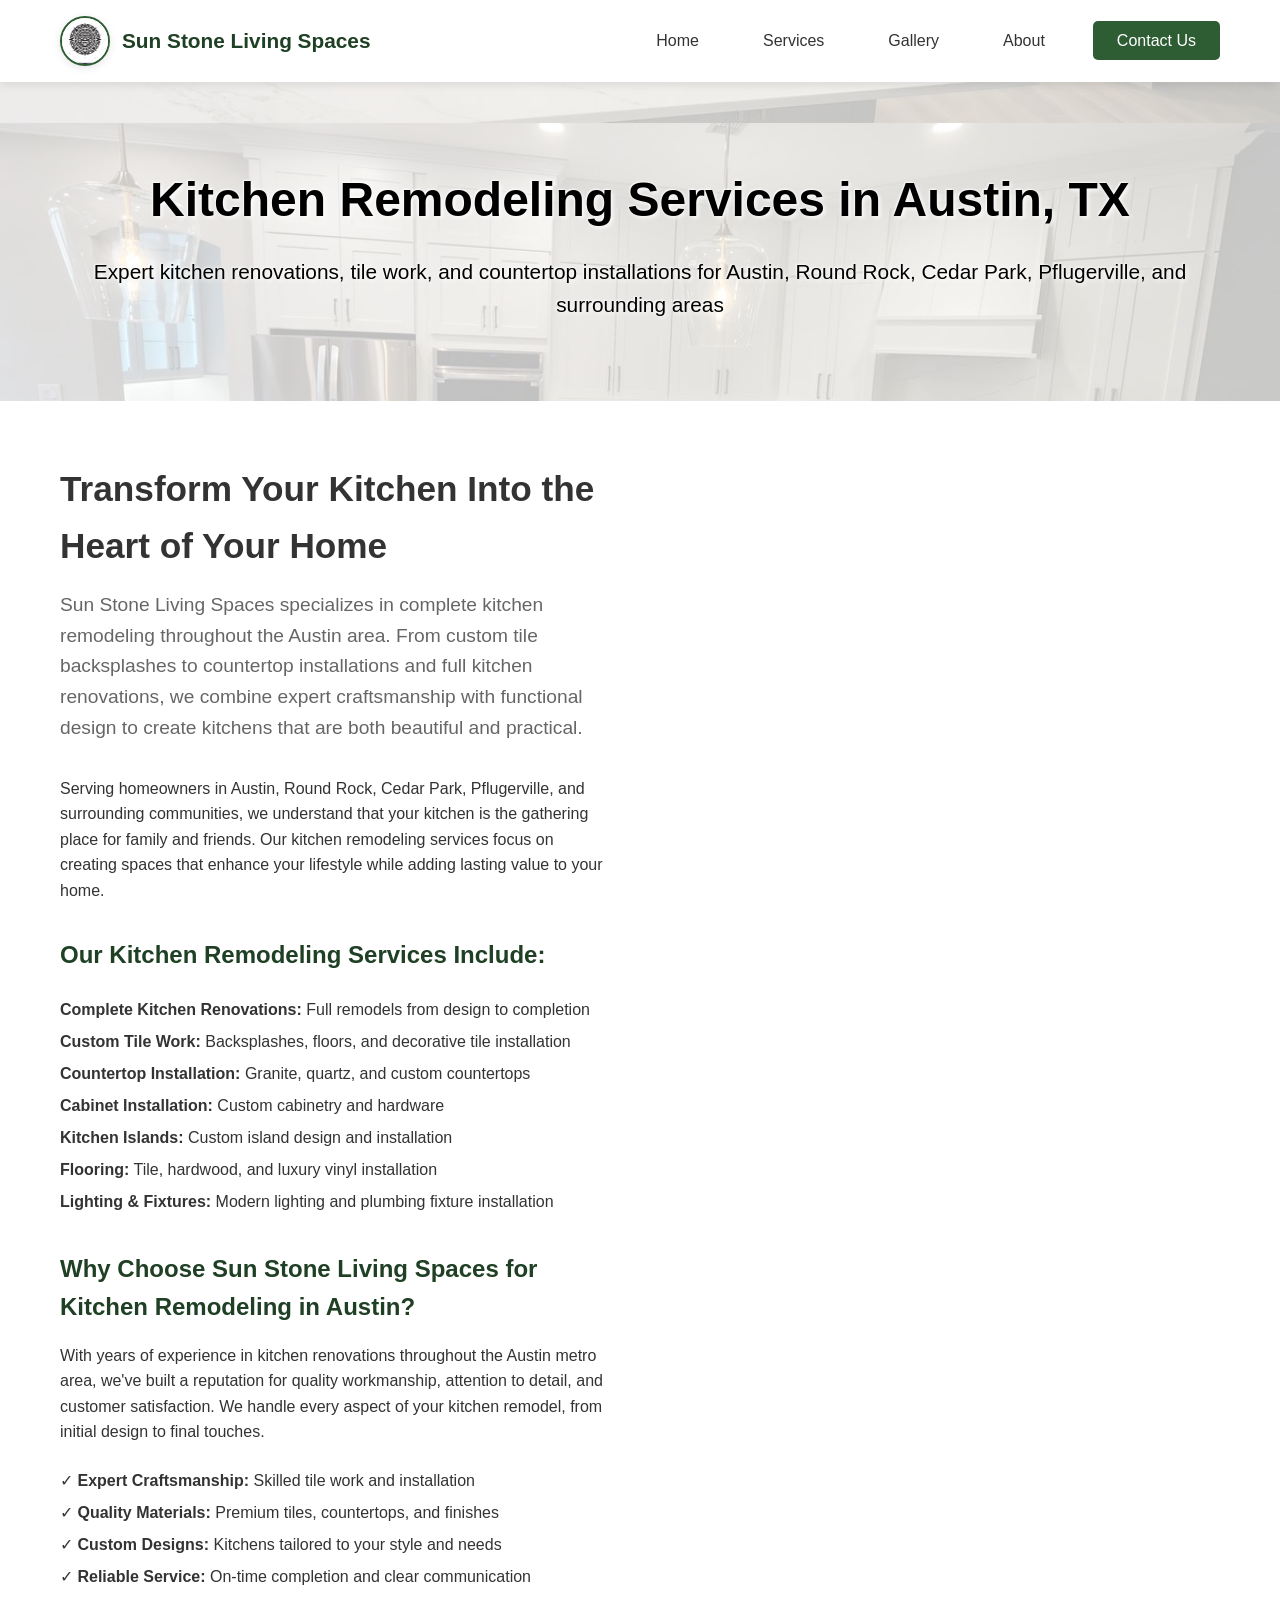
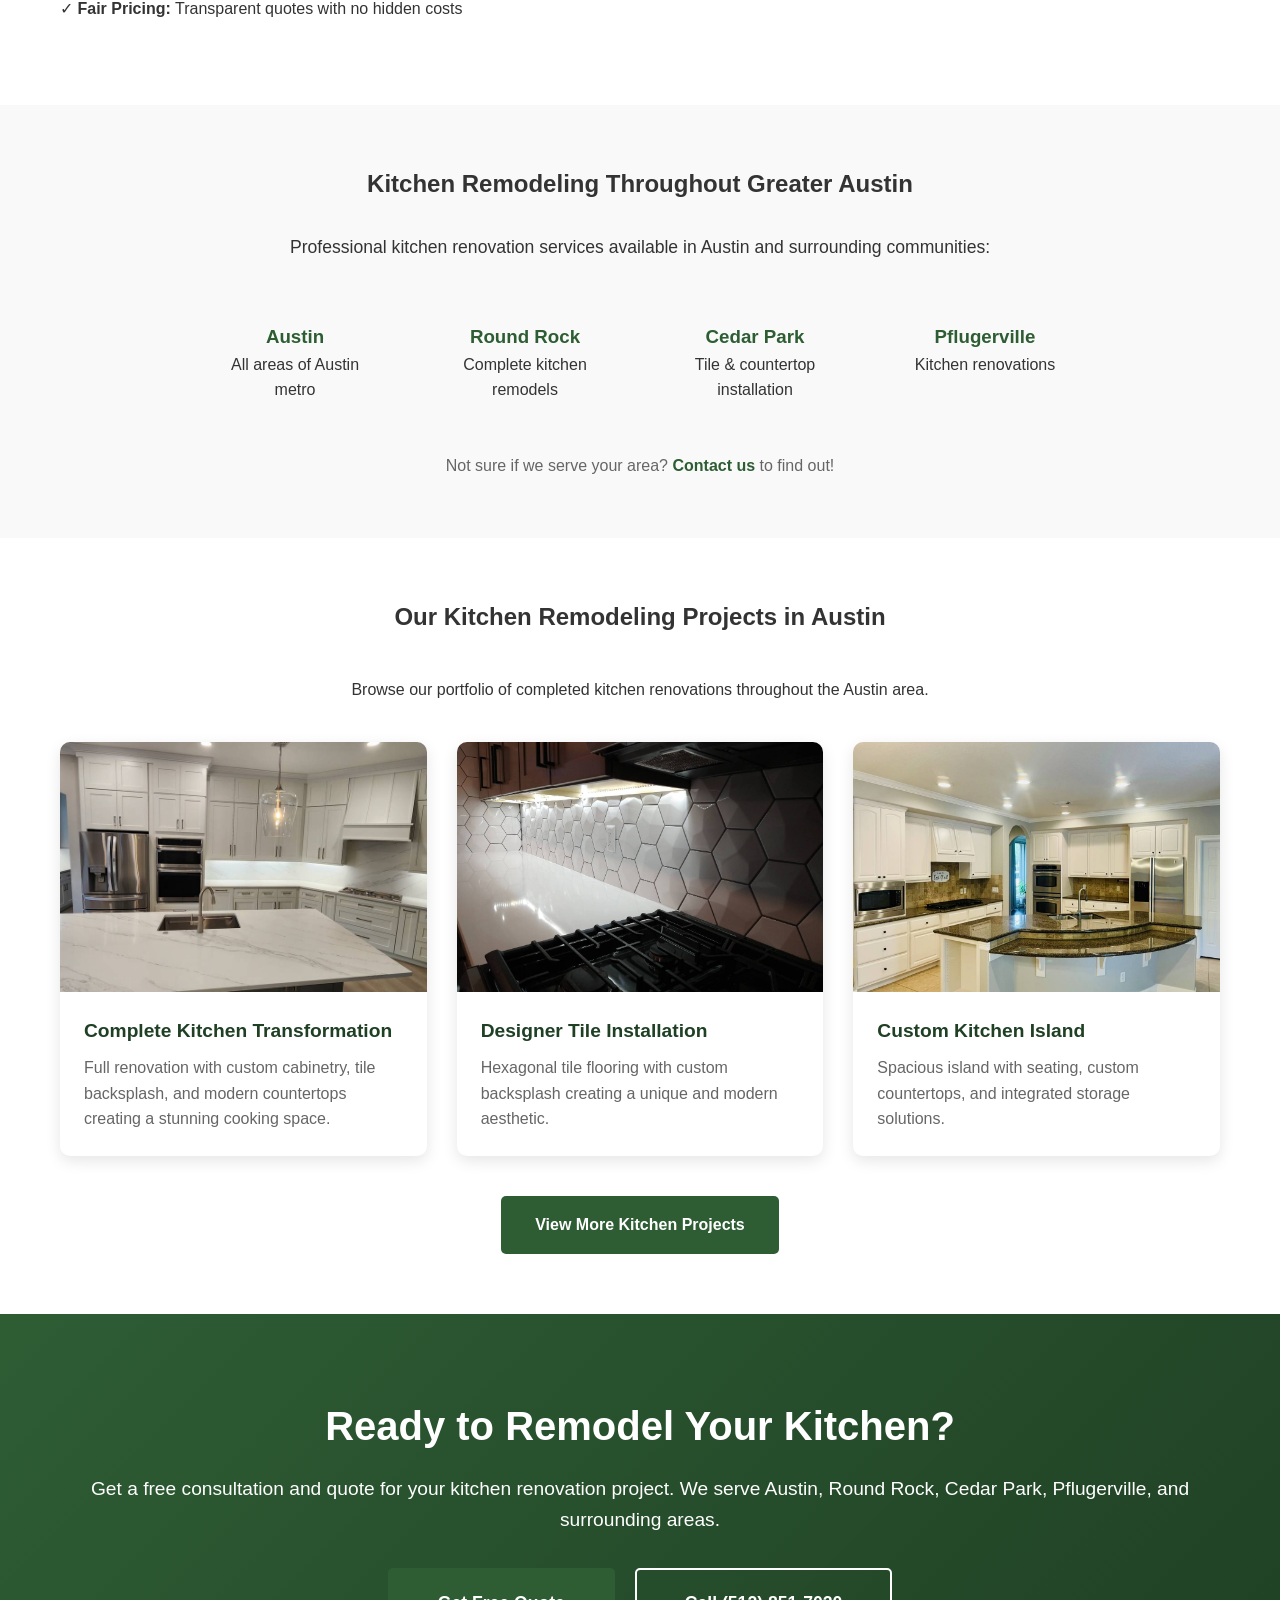
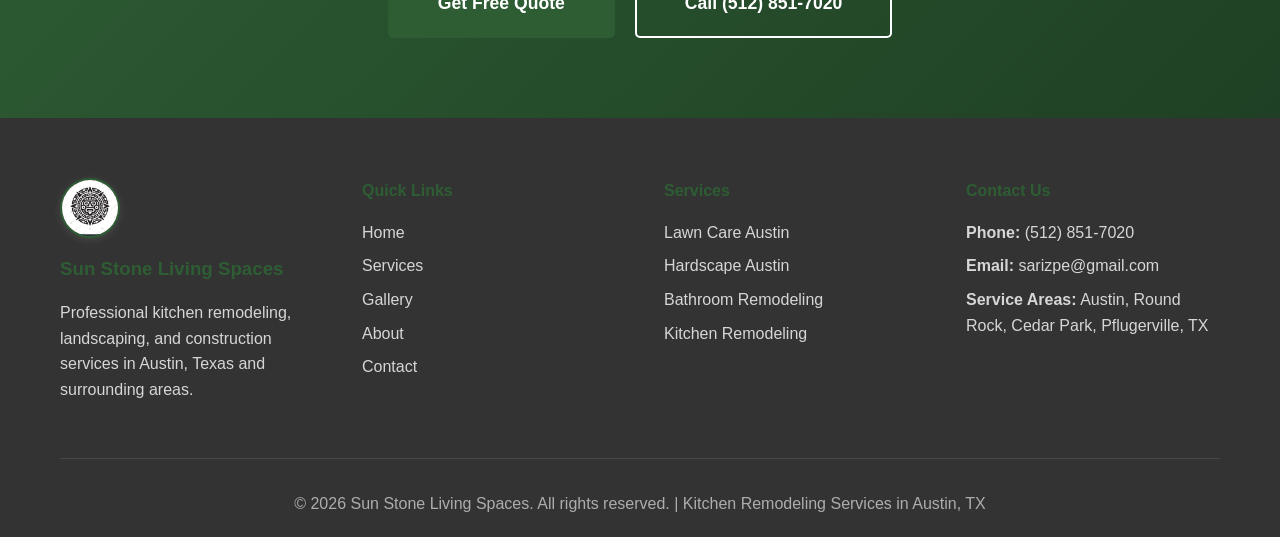
<file: kitchen-remodel-austin.html>
<!DOCTYPE html>
<html lang="en">
<head>
    <meta charset="UTF-8">
    <meta name="viewport" content="width=device-width, initial-scale=1.0">
    <meta name="description" content="Professional kitchen remodeling services in Austin, Round Rock, Cedar Park, and Pflugerville, TX. Expert tile work, countertop installation, and complete kitchen renovations by Sun Stone Living Spaces.">
    <meta name="keywords" content="kitchen remodel Austin, kitchen renovation Austin TX, tile work Round Rock, countertop installation Cedar Park, kitchen contractor Pflugerville">
    <title>Kitchen Remodeling Services Austin TX | Sun Stone Living Spaces</title>
    <link rel="stylesheet" href="css/styles.css">
</head>
<body>
    <!-- Navigation -->
    <nav class="navbar">
        <div class="container">
            <div class="nav-wrapper">
                <div class="logo">
                    <img src="images/logos/sunstone-icon.jpg" alt="Sun Stone Living Spaces Logo" class="logo-image">
                    <span class="logo-text">Sun Stone Living Spaces</span>
                </div>
                <button class="mobile-menu-toggle" aria-label="Toggle menu">
                    <span></span>
                    <span></span>
                    <span></span>
                </button>
                <ul class="nav-menu">
                    <li><a href="index.html">Home</a></li>
                    <li><a href="services.html">Services</a></li>
                    <li><a href="gallery.html">Gallery</a></li>
                    <li><a href="about.html">About</a></li>
                    <li><a href="contact.html" class="btn-contact">Contact Us</a></li>
                </ul>
            </div>
        </div>
    </nav>

    <!-- Page Header -->
    <section class="page-header" style="background-image: url('images/gallery/kitchen/full k.jpg'); background-size: cover; background-position: center;">
        <div class="hero-overlay" style="background: rgba(255, 255, 255, 0.75);"></div>
        <div class="container" style="position: relative; z-index: 1;">
            <h1 style="color: #000; text-shadow: 2px 2px 4px rgba(255,255,255,0.9), -1px -1px 2px rgba(255,255,255,0.9);">Kitchen Remodeling Services in Austin, TX</h1>
            <p style="color: #000; text-shadow: 2px 2px 4px rgba(255,255,255,0.9), -1px -1px 2px rgba(255,255,255,0.9);">Expert kitchen renovations, tile work, and countertop installations for Austin, Round Rock, Cedar Park, Pflugerville, and surrounding areas</p>
        </div>
    </section>

    <!-- Service Overview -->
    <section class="service-detail">
        <div class="container">
            <div class="service-detail-content">
                <div class="service-detail-text">
                    <h2>Transform Your Kitchen Into the Heart of Your Home</h2>
                    <p class="service-intro">Sun Stone Living Spaces specializes in complete kitchen remodeling throughout the Austin area. From custom tile backsplashes to countertop installations and full kitchen renovations, we combine expert craftsmanship with functional design to create kitchens that are both beautiful and practical.</p>
                    
                    <p>Serving homeowners in Austin, Round Rock, Cedar Park, Pflugerville, and surrounding communities, we understand that your kitchen is the gathering place for family and friends. Our kitchen remodeling services focus on creating spaces that enhance your lifestyle while adding lasting value to your home.</p>

                    <h3>Our Kitchen Remodeling Services Include:</h3>
                    <ul style="line-height: 2; margin: 20px 0;">
                        <li><strong>Complete Kitchen Renovations:</strong> Full remodels from design to completion</li>
                        <li><strong>Custom Tile Work:</strong> Backsplashes, floors, and decorative tile installation</li>
                        <li><strong>Countertop Installation:</strong> Granite, quartz, and custom countertops</li>
                        <li><strong>Cabinet Installation:</strong> Custom cabinetry and hardware</li>
                        <li><strong>Kitchen Islands:</strong> Custom island design and installation</li>
                        <li><strong>Flooring:</strong> Tile, hardwood, and luxury vinyl installation</li>
                        <li><strong>Lighting & Fixtures:</strong> Modern lighting and plumbing fixture installation</li>
                    </ul>

                    <h3>Why Choose Sun Stone Living Spaces for Kitchen Remodeling in Austin?</h3>
                    <p>With years of experience in kitchen renovations throughout the Austin metro area, we've built a reputation for quality workmanship, attention to detail, and customer satisfaction. We handle every aspect of your kitchen remodel, from initial design to final touches.</p>
                    
                    <ul style="line-height: 2; margin: 20px 0;">
                        <li>✓ <strong>Expert Craftsmanship:</strong> Skilled tile work and installation</li>
                        <li>✓ <strong>Quality Materials:</strong> Premium tiles, countertops, and finishes</li>
                        <li>✓ <strong>Custom Designs:</strong> Kitchens tailored to your style and needs</li>
                        <li>✓ <strong>Reliable Service:</strong> On-time completion and clear communication</li>
                        <li>✓ <strong>Fair Pricing:</strong> Transparent quotes with no hidden costs</li>
                    </ul>
                </div>
            </div>
        </div>
    </section>

    <!-- Service Areas -->
    <section style="background-color: #f9f9f9; padding: 60px 0;">
        <div class="container">
            <h2 style="text-align: center; margin-bottom: 30px;">Kitchen Remodeling Throughout Greater Austin</h2>
            <p style="text-align: center; max-width: 800px; margin: 0 auto 40px; font-size: 1.1rem;">
                Professional kitchen renovation services available in Austin and surrounding communities:
            </p>
            <div style="display: grid; grid-template-columns: repeat(auto-fit, minmax(200px, 1fr)); gap: 20px; max-width: 900px; margin: 0 auto;">
                <div style="text-align: center; padding: 20px;">
                    <h3 style="color: #2E5D34;">Austin</h3>
                    <p>All areas of Austin metro</p>
                </div>
                <div style="text-align: center; padding: 20px;">
                    <h3 style="color: #2E5D34;">Round Rock</h3>
                    <p>Complete kitchen remodels</p>
                </div>
                <div style="text-align: center; padding: 20px;">
                    <h3 style="color: #2E5D34;">Cedar Park</h3>
                    <p>Tile & countertop installation</p>
                </div>
                <div style="text-align: center; padding: 20px;">
                    <h3 style="color: #2E5D34;">Pflugerville</h3>
                    <p>Kitchen renovations</p>
                </div>
            </div>
            <p style="text-align: center; margin-top: 30px; color: #666;">
                Not sure if we serve your area? <a href="contact.html" style="color: #2E5D34; font-weight: bold;">Contact us</a> to find out!
            </p>
        </div>
    </section>

    <!-- Gallery Section -->
    <section class="service-detail">
        <div class="container">
            <h2 style="text-align: center; margin-bottom: 40px;">Our Kitchen Remodeling Projects in Austin</h2>
            <p style="text-align: center; max-width: 700px; margin: 0 auto 40px;">
                Browse our portfolio of completed kitchen renovations throughout the Austin area.
            </p>
            <div style="display: grid; grid-template-columns: repeat(auto-fit, minmax(300px, 1fr)); gap: 30px;">
                <div class="gallery-item">
                    <div class="gallery-image">
                        <img src="images/gallery/kitchen/full k.jpg" alt="Modern kitchen remodel Austin TX">
                    </div>
                    <div class="gallery-info">
                        <h3>Complete Kitchen Transformation</h3>
                        <p>Full renovation with custom cabinetry, tile backsplash, and modern countertops creating a stunning cooking space.</p>
                    </div>
                </div>
                <div class="gallery-item">
                    <div class="gallery-image">
                        <img src="images/gallery/kitchen/HexKit.jpg" alt="Custom tile work kitchen Austin">
                    </div>
                    <div class="gallery-info">
                        <h3>Designer Tile Installation</h3>
                        <p>Hexagonal tile flooring with custom backsplash creating a unique and modern aesthetic.</p>
                    </div>
                </div>
                <div class="gallery-item">
                    <div class="gallery-image">
                        <img src="images/gallery/kitchen/Island kitchen.jpg" alt="Kitchen island installation Austin">
                    </div>
                    <div class="gallery-info">
                        <h3>Custom Kitchen Island</h3>
                        <p>Spacious island with seating, custom countertops, and integrated storage solutions.</p>
                    </div>
                </div>
            </div>
            <div style="text-align: center; margin-top: 40px;">
                <a href="gallery.html#indoor" class="btn btn-primary">View More Kitchen Projects</a>
            </div>
        </div>
    </section>

    <!-- CTA Section -->
    <section class="cta">
        <div class="container">
            <h2>Ready to Remodel Your Kitchen?</h2>
            <p>Get a free consultation and quote for your kitchen renovation project. We serve Austin, Round Rock, Cedar Park, Pflugerville, and surrounding areas.</p>
            <div style="display: flex; gap: 20px; justify-content: center; flex-wrap: wrap; margin-top: 30px;">
                <a href="contact.html" class="btn btn-primary btn-large">Get Free Quote</a>
                <a href="tel:+15128517020" class="btn btn-secondary btn-large">Call (512) 851-7020</a>
            </div>
        </div>
    </section>

    <!-- Footer -->
    <footer class="footer">
        <div class="container">
            <div class="footer-content">
                <div class="footer-section">
                    <img src="images/logos/sunstone-icon.jpg" alt="Sun Stone Living Spaces" class="footer-logo">
                    <h3>Sun Stone Living Spaces</h3>
                    <p>Professional kitchen remodeling, landscaping, and construction services in Austin, Texas and surrounding areas.</p>
                </div>
                
                <div class="footer-section">
                    <h4>Quick Links</h4>
                    <ul>
                        <li><a href="index.html">Home</a></li>
                        <li><a href="services.html">Services</a></li>
                        <li><a href="gallery.html">Gallery</a></li>
                        <li><a href="about.html">About</a></li>
                        <li><a href="contact.html">Contact</a></li>
                    </ul>
                </div>
                
                <div class="footer-section">
                    <h4>Services</h4>
                    <ul>
                        <li><a href="lawn-care-austin.html">Lawn Care Austin</a></li>
                        <li><a href="hardscape-austin.html">Hardscape Austin</a></li>
                        <li><a href="bathroom-remodel-austin.html">Bathroom Remodeling</a></li>
                        <li><a href="kitchen-remodel-austin.html">Kitchen Remodeling</a></li>
                    </ul>
                </div>
                
                <div class="footer-section">
                    <h4>Contact Us</h4>
                    <p><strong>Phone:</strong> <a href="tel:+15128517020">(512) 851-7020</a></p>
                    <p><strong>Email:</strong> <a href="mailto:sarizpe@gmail.com">sarizpe@gmail.com</a></p>
                    <p><strong>Service Areas:</strong> Austin, Round Rock, Cedar Park, Pflugerville, TX</p>
                </div>
            </div>
            
            <div class="footer-bottom">
                <p>&copy; 2026 Sun Stone Living Spaces. All rights reserved. | Kitchen Remodeling Services in Austin, TX</p>
            </div>
        </div>
    </footer>

    <script src="js/main.js"></script>
</body>
</html>
</file>
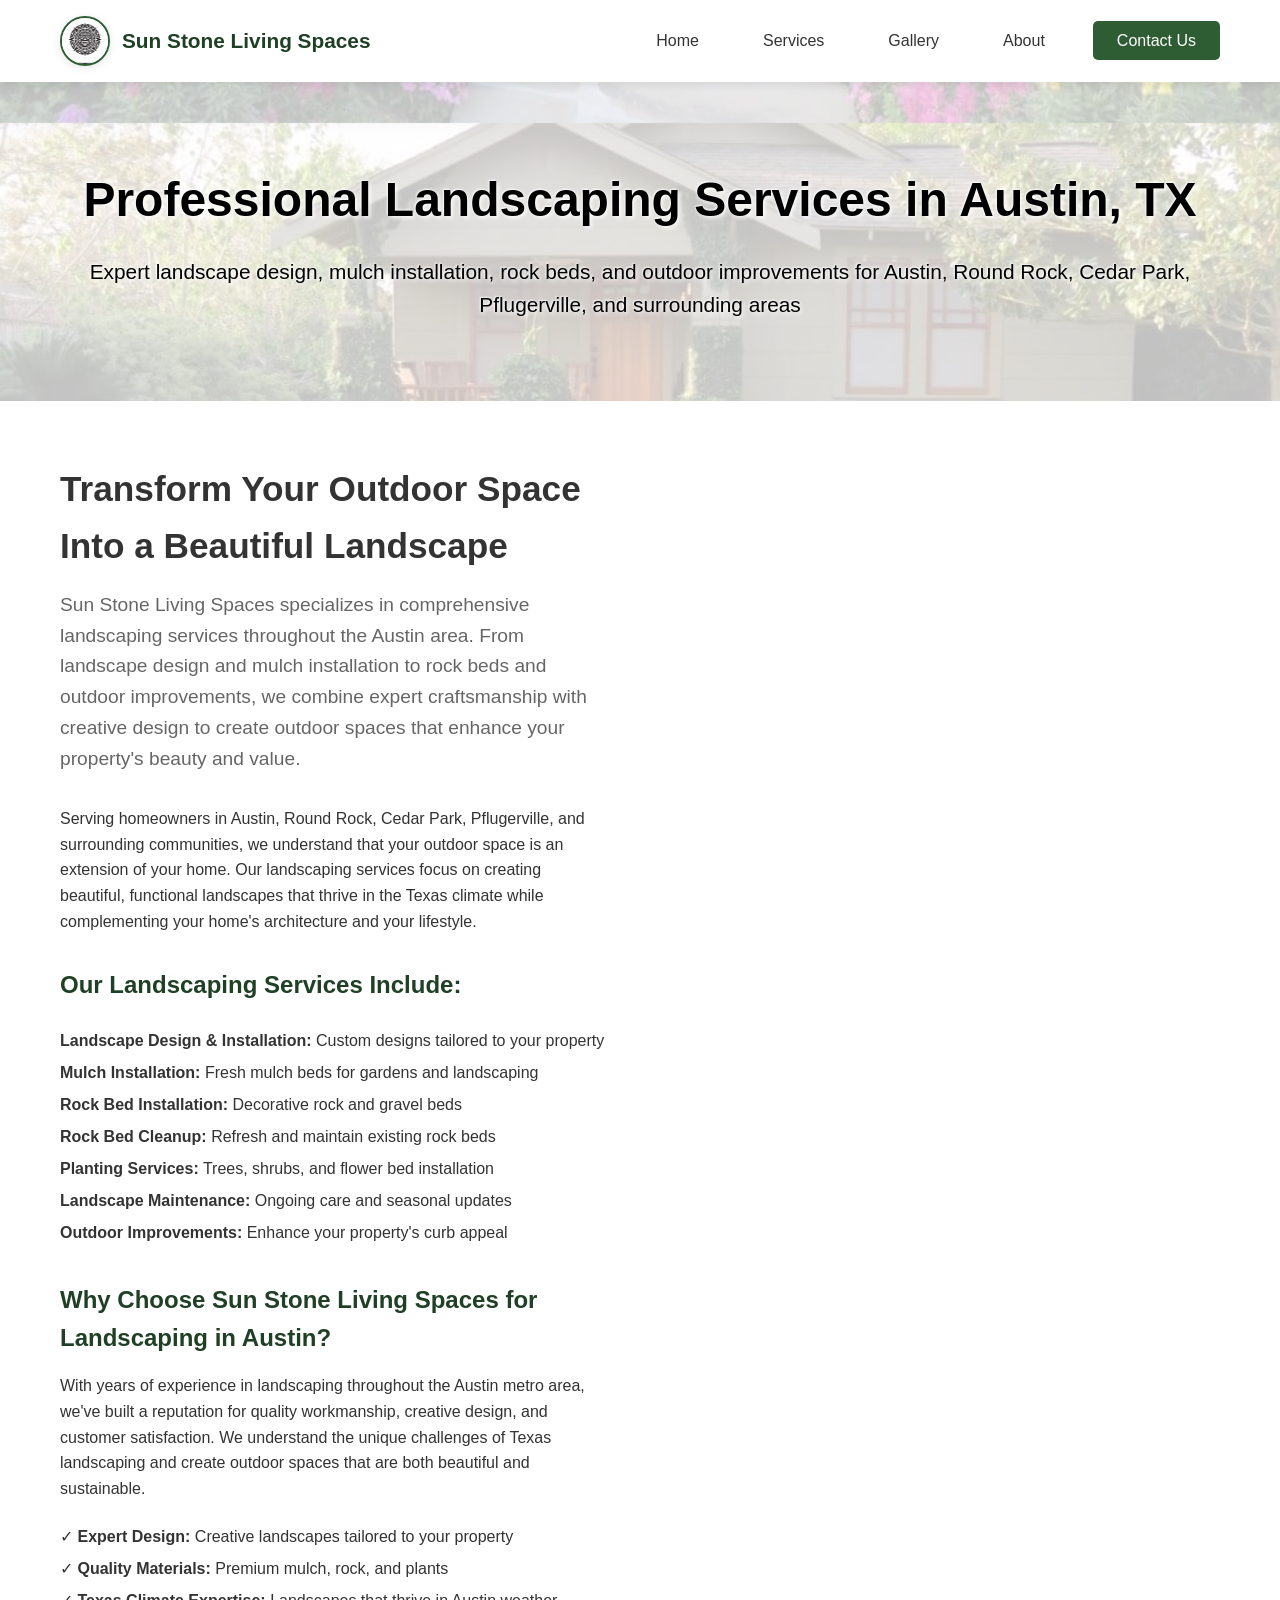
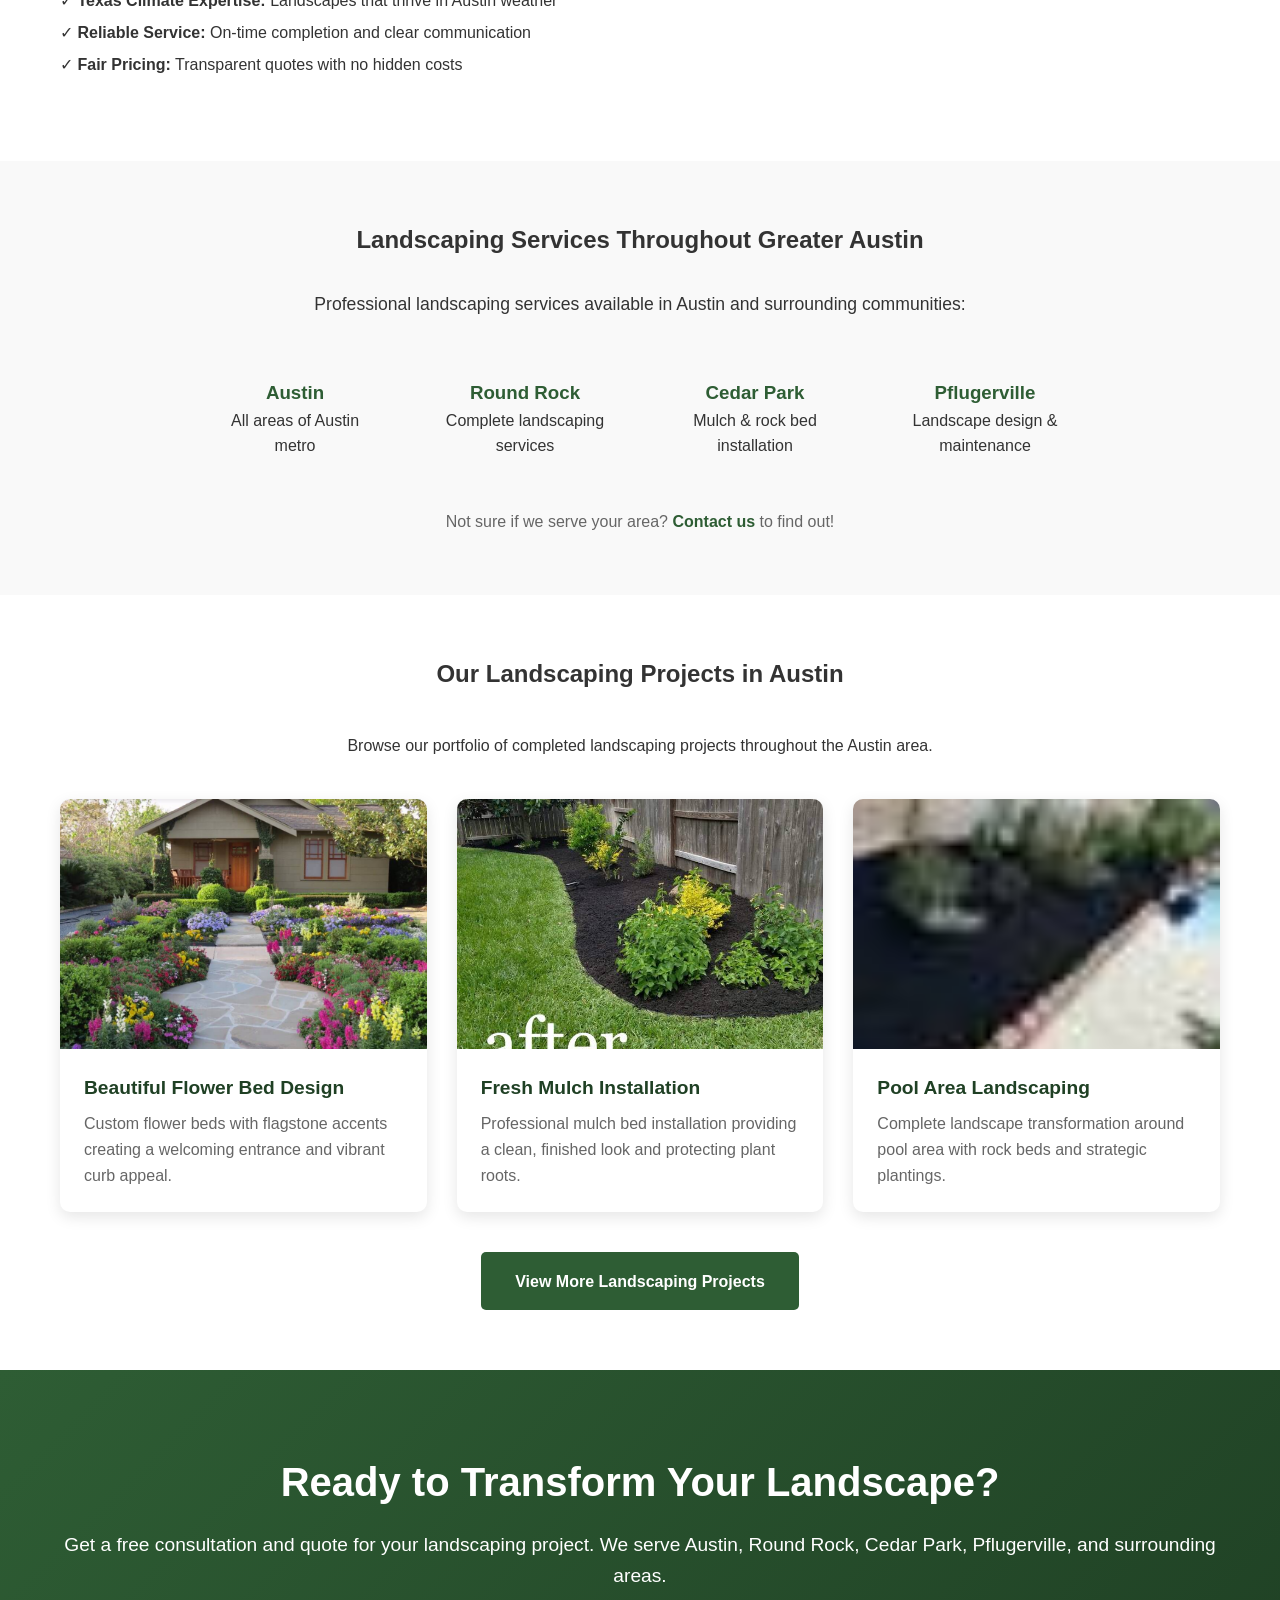
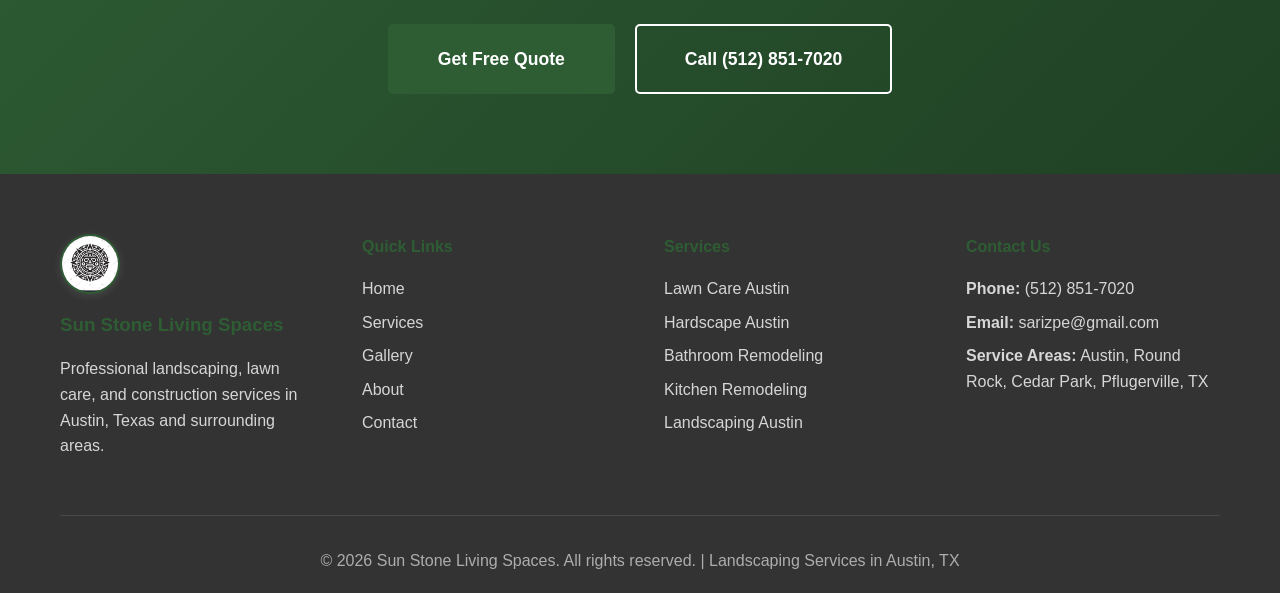
<file: landscaping-austin.html>
<!DOCTYPE html>
<html lang="en">
<head>
    <meta charset="UTF-8">
    <meta name="viewport" content="width=device-width, initial-scale=1.0">
    <meta name="description" content="Professional landscaping services in Austin, Round Rock, Cedar Park, and Pflugerville, TX. Expert landscape design, mulch installation, rock beds, and outdoor improvements by Sun Stone Living Spaces.">
    <meta name="keywords" content="landscaping Austin, landscape design Austin TX, mulch installation Round Rock, rock beds Cedar Park, outdoor improvements Pflugerville">
    <title>Landscaping Services Austin TX | Sun Stone Living Spaces</title>
    <link rel="stylesheet" href="css/styles.css">
</head>
<body>
    <!-- Navigation -->
    <nav class="navbar">
        <div class="container">
            <div class="nav-wrapper">
                <div class="logo">
                    <img src="images/logos/sunstone-icon.jpg" alt="Sun Stone Living Spaces Logo" class="logo-image">
                    <span class="logo-text">Sun Stone Living Spaces</span>
                </div>
                <button class="mobile-menu-toggle" aria-label="Toggle menu">
                    <span></span>
                    <span></span>
                    <span></span>
                </button>
                <ul class="nav-menu">
                    <li><a href="index.html">Home</a></li>
                    <li><a href="services.html">Services</a></li>
                    <li><a href="gallery.html">Gallery</a></li>
                    <li><a href="about.html">About</a></li>
                    <li><a href="contact.html" class="btn-contact">Contact Us</a></li>
                </ul>
            </div>
        </div>
    </nav>

    <!-- Page Header -->
    <section class="page-header" style="background-image: url('images/gallery/lawn/flowers and flagstone.jpg'); background-size: cover; background-position: center;">
        <div class="hero-overlay" style="background: rgba(255, 255, 255, 0.75);"></div>
        <div class="container" style="position: relative; z-index: 1;">
            <h1 style="color: #000; text-shadow: 2px 2px 4px rgba(255,255,255,0.9), -1px -1px 2px rgba(255,255,255,0.9);">Professional Landscaping Services in Austin, TX</h1>
            <p style="color: #000; text-shadow: 2px 2px 4px rgba(255,255,255,0.9), -1px -1px 2px rgba(255,255,255,0.9);">Expert landscape design, mulch installation, rock beds, and outdoor improvements for Austin, Round Rock, Cedar Park, Pflugerville, and surrounding areas</p>
        </div>
    </section>

    <!-- Service Overview -->
    <section class="service-detail">
        <div class="container">
            <div class="service-detail-content">
                <div class="service-detail-text">
                    <h2>Transform Your Outdoor Space Into a Beautiful Landscape</h2>
                    <p class="service-intro">Sun Stone Living Spaces specializes in comprehensive landscaping services throughout the Austin area. From landscape design and mulch installation to rock beds and outdoor improvements, we combine expert craftsmanship with creative design to create outdoor spaces that enhance your property's beauty and value.</p>
                    
                    <p>Serving homeowners in Austin, Round Rock, Cedar Park, Pflugerville, and surrounding communities, we understand that your outdoor space is an extension of your home. Our landscaping services focus on creating beautiful, functional landscapes that thrive in the Texas climate while complementing your home's architecture and your lifestyle.</p>

                    <h3>Our Landscaping Services Include:</h3>
                    <ul style="line-height: 2; margin: 20px 0;">
                        <li><strong>Landscape Design & Installation:</strong> Custom designs tailored to your property</li>
                        <li><strong>Mulch Installation:</strong> Fresh mulch beds for gardens and landscaping</li>
                        <li><strong>Rock Bed Installation:</strong> Decorative rock and gravel beds</li>
                        <li><strong>Rock Bed Cleanup:</strong> Refresh and maintain existing rock beds</li>
                        <li><strong>Planting Services:</strong> Trees, shrubs, and flower bed installation</li>
                        <li><strong>Landscape Maintenance:</strong> Ongoing care and seasonal updates</li>
                        <li><strong>Outdoor Improvements:</strong> Enhance your property's curb appeal</li>
                    </ul>

                    <h3>Why Choose Sun Stone Living Spaces for Landscaping in Austin?</h3>
                    <p>With years of experience in landscaping throughout the Austin metro area, we've built a reputation for quality workmanship, creative design, and customer satisfaction. We understand the unique challenges of Texas landscaping and create outdoor spaces that are both beautiful and sustainable.</p>
                    
                    <ul style="line-height: 2; margin: 20px 0;">
                        <li>✓ <strong>Expert Design:</strong> Creative landscapes tailored to your property</li>
                        <li>✓ <strong>Quality Materials:</strong> Premium mulch, rock, and plants</li>
                        <li>✓ <strong>Texas Climate Expertise:</strong> Landscapes that thrive in Austin weather</li>
                        <li>✓ <strong>Reliable Service:</strong> On-time completion and clear communication</li>
                        <li>✓ <strong>Fair Pricing:</strong> Transparent quotes with no hidden costs</li>
                    </ul>
                </div>
            </div>
        </div>
    </section>

    <!-- Service Areas -->
    <section style="background-color: #f9f9f9; padding: 60px 0;">
        <div class="container">
            <h2 style="text-align: center; margin-bottom: 30px;">Landscaping Services Throughout Greater Austin</h2>
            <p style="text-align: center; max-width: 800px; margin: 0 auto 40px; font-size: 1.1rem;">
                Professional landscaping services available in Austin and surrounding communities:
            </p>
            <div style="display: grid; grid-template-columns: repeat(auto-fit, minmax(200px, 1fr)); gap: 20px; max-width: 900px; margin: 0 auto;">
                <div style="text-align: center; padding: 20px;">
                    <h3 style="color: #2E5D34;">Austin</h3>
                    <p>All areas of Austin metro</p>
                </div>
                <div style="text-align: center; padding: 20px;">
                    <h3 style="color: #2E5D34;">Round Rock</h3>
                    <p>Complete landscaping services</p>
                </div>
                <div style="text-align: center; padding: 20px;">
                    <h3 style="color: #2E5D34;">Cedar Park</h3>
                    <p>Mulch & rock bed installation</p>
                </div>
                <div style="text-align: center; padding: 20px;">
                    <h3 style="color: #2E5D34;">Pflugerville</h3>
                    <p>Landscape design & maintenance</p>
                </div>
            </div>
            <p style="text-align: center; margin-top: 30px; color: #666;">
                Not sure if we serve your area? <a href="contact.html" style="color: #2E5D34; font-weight: bold;">Contact us</a> to find out!
            </p>
        </div>
    </section>

    <!-- Gallery Section -->
    <section class="service-detail">
        <div class="container">
            <h2 style="text-align: center; margin-bottom: 40px;">Our Landscaping Projects in Austin</h2>
            <p style="text-align: center; max-width: 700px; margin: 0 auto 40px;">
                Browse our portfolio of completed landscaping projects throughout the Austin area.
            </p>
            <div style="display: grid; grid-template-columns: repeat(auto-fit, minmax(300px, 1fr)); gap: 30px;">
                <div class="gallery-item">
                    <div class="gallery-image">
                        <img src="images/gallery/lawn/flowers and flagstone.jpg" alt="Landscape design Austin TX">
                    </div>
                    <div class="gallery-info">
                        <h3>Beautiful Flower Bed Design</h3>
                        <p>Custom flower beds with flagstone accents creating a welcoming entrance and vibrant curb appeal.</p>
                    </div>
                </div>
                <div class="gallery-item">
                    <div class="gallery-image">
                        <img src="images/gallery/AfterMulch.jpg" alt="Mulch installation Austin">
                    </div>
                    <div class="gallery-info">
                        <h3>Fresh Mulch Installation</h3>
                        <p>Professional mulch bed installation providing a clean, finished look and protecting plant roots.</p>
                    </div>
                </div>
                <div class="gallery-item">
                    <div class="gallery-image">
                        <img src="images/gallery/after pool.jpg" alt="Pool landscaping Austin">
                    </div>
                    <div class="gallery-info">
                        <h3>Pool Area Landscaping</h3>
                        <p>Complete landscape transformation around pool area with rock beds and strategic plantings.</p>
                    </div>
                </div>
            </div>
            <div style="text-align: center; margin-top: 40px;">
                <a href="gallery.html#outdoor" class="btn btn-primary">View More Landscaping Projects</a>
            </div>
        </div>
    </section>

    <!-- CTA Section -->
    <section class="cta">
        <div class="container">
            <h2>Ready to Transform Your Landscape?</h2>
            <p>Get a free consultation and quote for your landscaping project. We serve Austin, Round Rock, Cedar Park, Pflugerville, and surrounding areas.</p>
            <div style="display: flex; gap: 20px; justify-content: center; flex-wrap: wrap; margin-top: 30px;">
                <a href="contact.html" class="btn btn-primary btn-large">Get Free Quote</a>
                <a href="tel:+15128517020" class="btn btn-secondary btn-large">Call (512) 851-7020</a>
            </div>
        </div>
    </section>

    <!-- Footer -->
    <footer class="footer">
        <div class="container">
            <div class="footer-content">
                <div class="footer-section">
                    <img src="images/logos/sunstone-icon.jpg" alt="Sun Stone Living Spaces" class="footer-logo">
                    <h3>Sun Stone Living Spaces</h3>
                    <p>Professional landscaping, lawn care, and construction services in Austin, Texas and surrounding areas.</p>
                </div>
                
                <div class="footer-section">
                    <h4>Quick Links</h4>
                    <ul>
                        <li><a href="index.html">Home</a></li>
                        <li><a href="services.html">Services</a></li>
                        <li><a href="gallery.html">Gallery</a></li>
                        <li><a href="about.html">About</a></li>
                        <li><a href="contact.html">Contact</a></li>
                    </ul>
                </div>
                
                <div class="footer-section">
                    <h4>Services</h4>
                    <ul>
                        <li><a href="lawn-care-austin.html">Lawn Care Austin</a></li>
                        <li><a href="hardscape-austin.html">Hardscape Austin</a></li>
                        <li><a href="bathroom-remodel-austin.html">Bathroom Remodeling</a></li>
                        <li><a href="kitchen-remodel-austin.html">Kitchen Remodeling</a></li>
                        <li><a href="landscaping-austin.html">Landscaping Austin</a></li>
                    </ul>
                </div>
                
                <div class="footer-section">
                    <h4>Contact Us</h4>
                    <p><strong>Phone:</strong> <a href="tel:+15128517020">(512) 851-7020</a></p>
                    <p><strong>Email:</strong> <a href="mailto:sarizpe@gmail.com">sarizpe@gmail.com</a></p>
                    <p><strong>Service Areas:</strong> Austin, Round Rock, Cedar Park, Pflugerville, TX</p>
                </div>
            </div>
            
            <div class="footer-bottom">
                <p>&copy; 2026 Sun Stone Living Spaces. All rights reserved. | Landscaping Services in Austin, TX</p>
            </div>
        </div>
    </footer>

    <script src="js/main.js"></script>
</body>
</html>
</file>
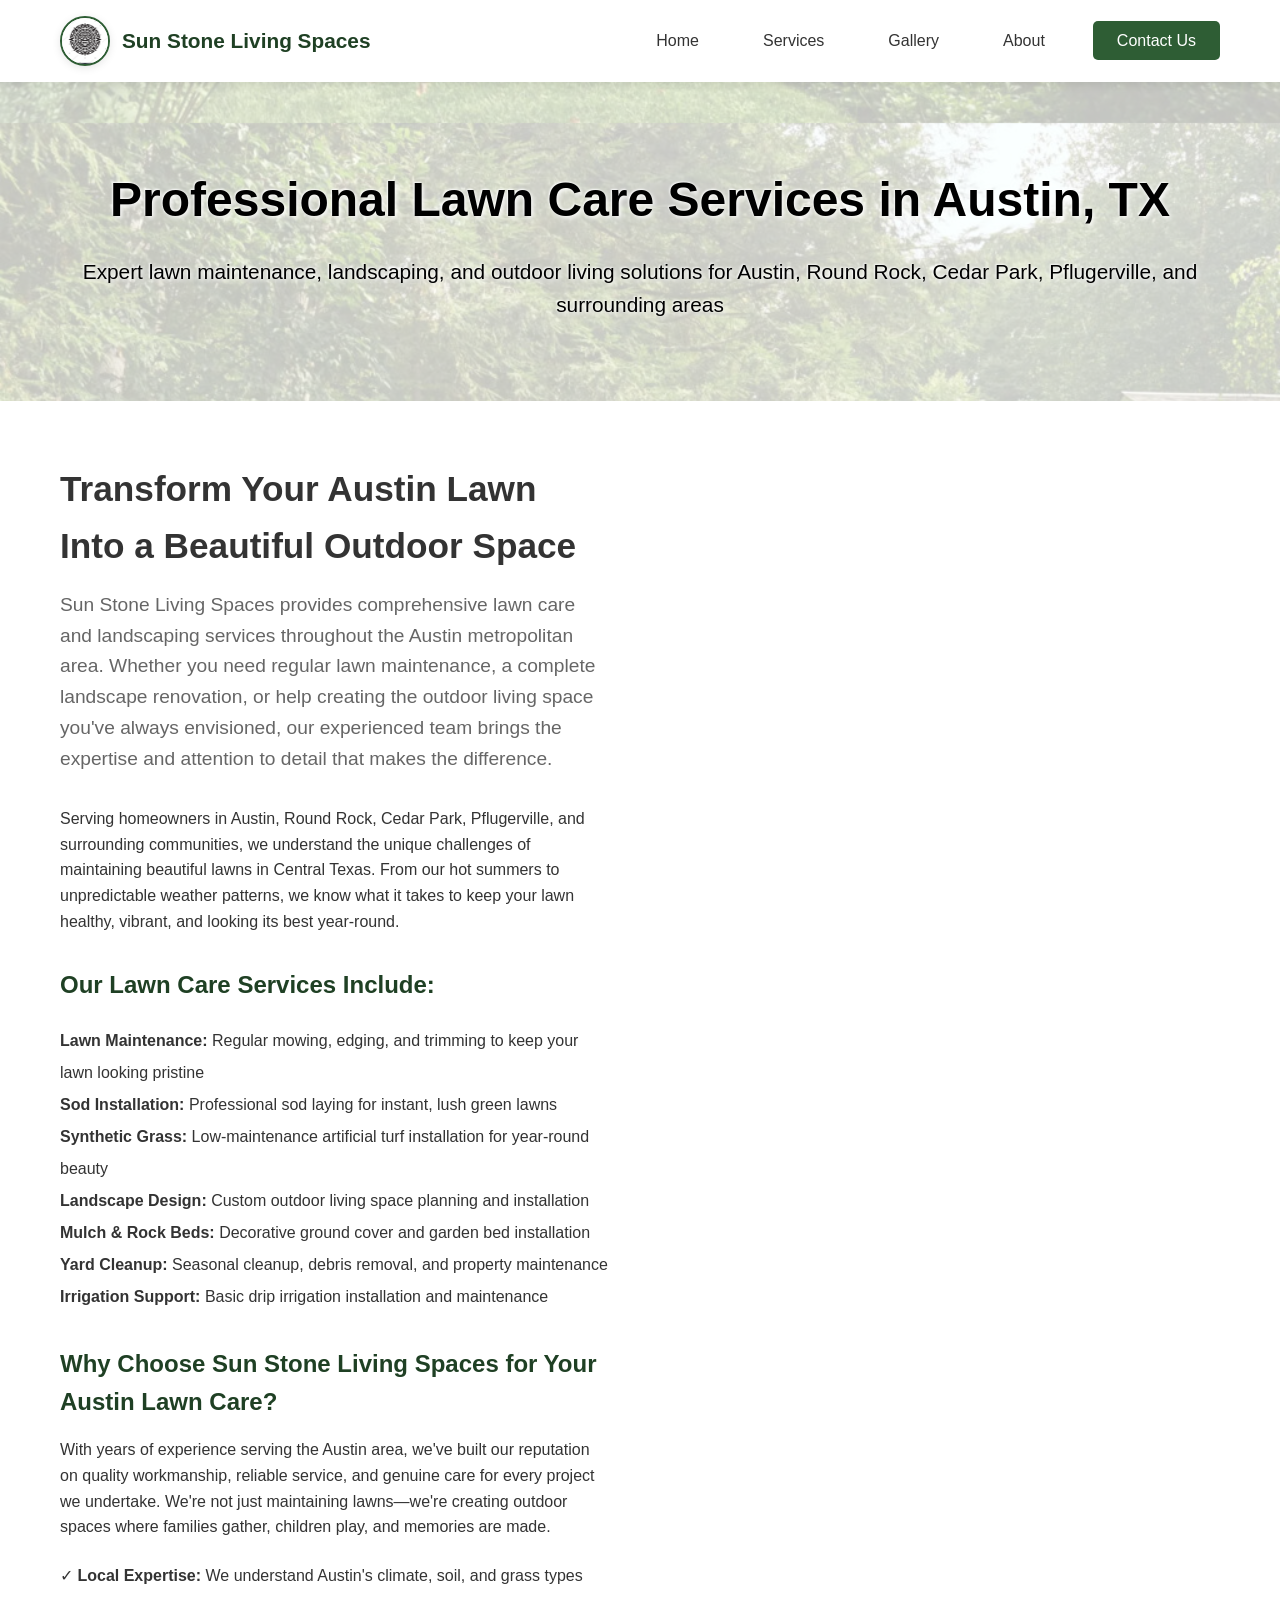
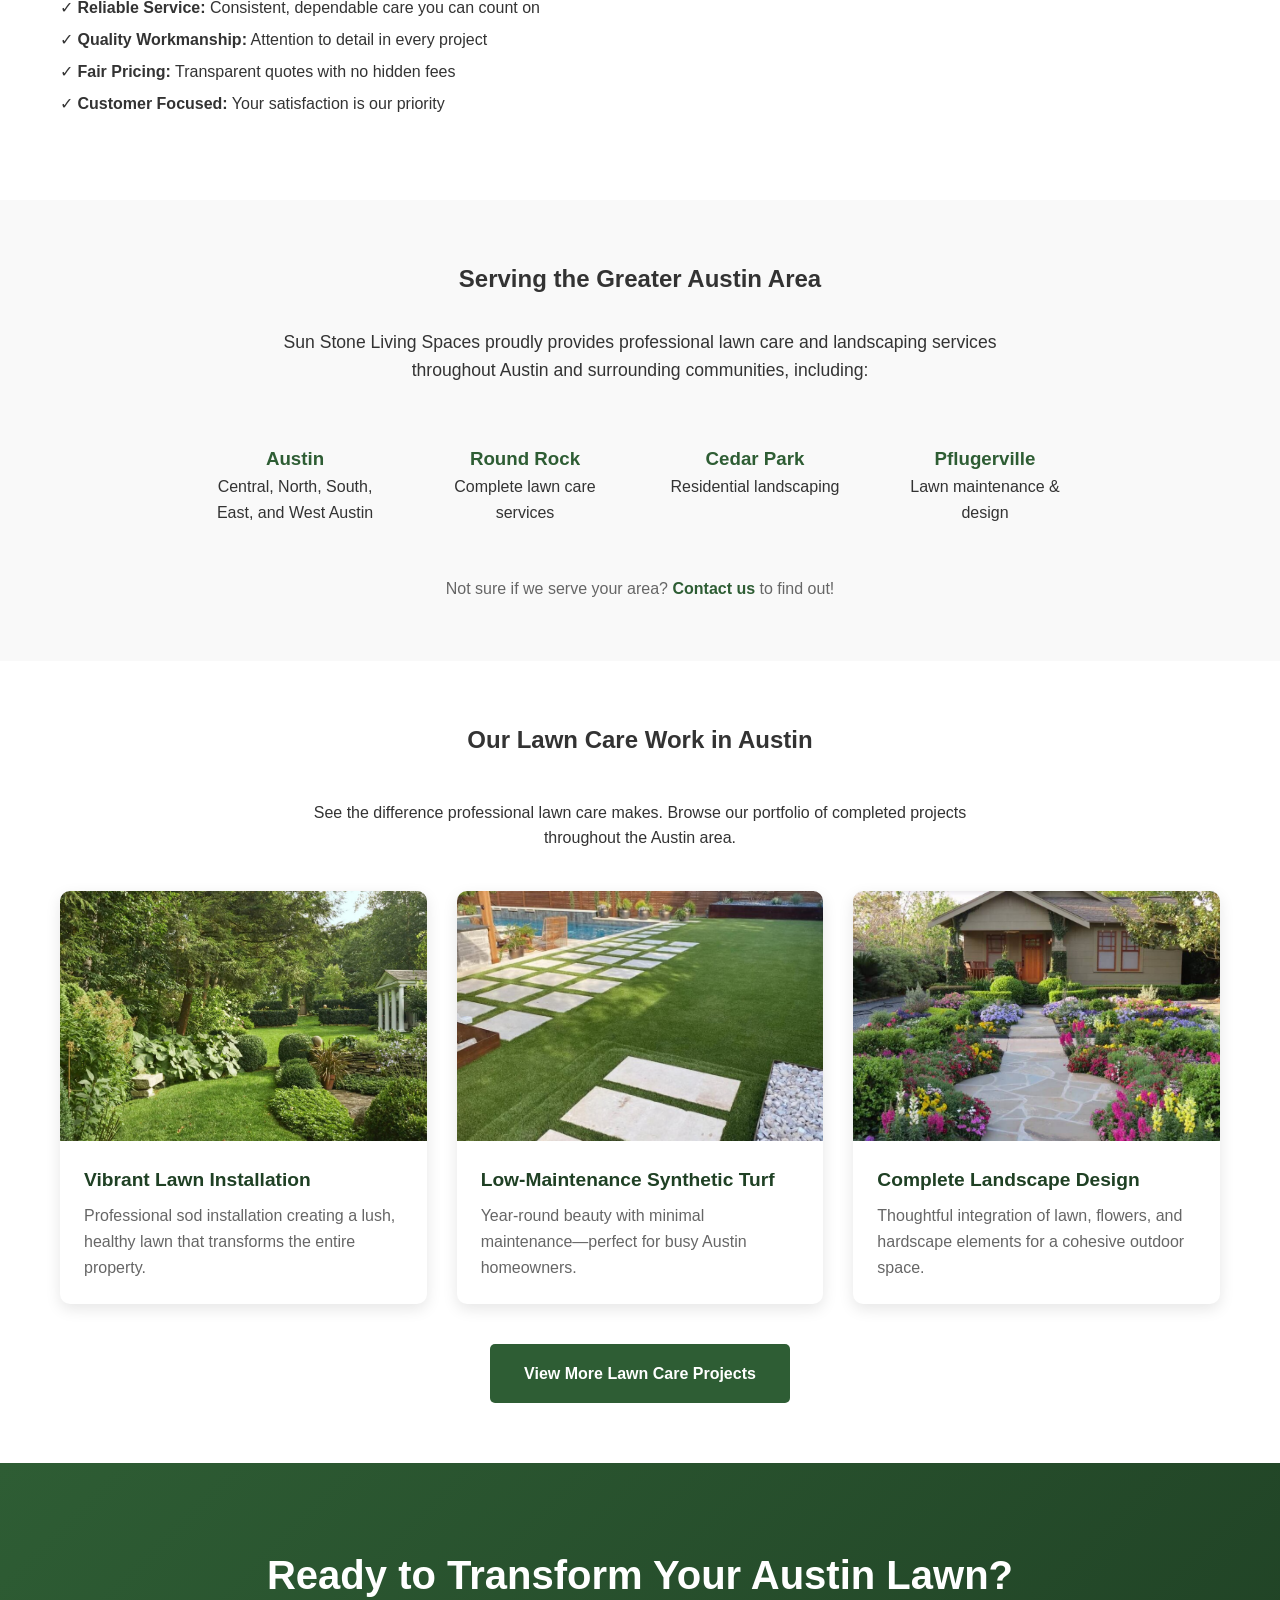
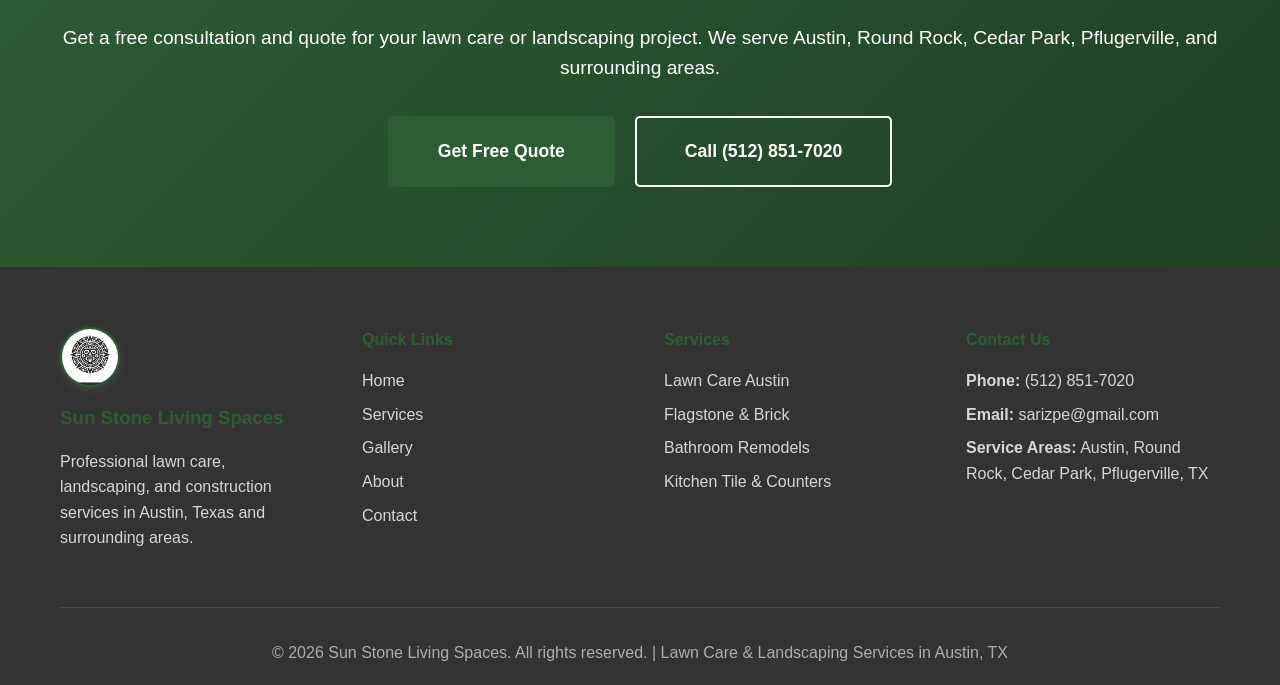
<file: lawn-care-austin.html>
<!DOCTYPE html>
<html lang="en">
<head>
    <meta charset="UTF-8">
    <meta name="viewport" content="width=device-width, initial-scale=1.0">
    <meta name="description" content="Professional lawn care and landscaping services in Austin, Round Rock, Cedar Park, and Pflugerville, TX. Expert lawn maintenance, sod installation, and landscape design by Sun Stone Living Spaces.">
    <meta name="keywords" content="lawn care Austin, landscaping Austin TX, lawn maintenance Round Rock, sod installation Cedar Park, landscape design Pflugerville">
    <title>Lawn Care & Landscaping Services Austin TX | Sun Stone Living Spaces</title>
    <link rel="stylesheet" href="css/styles.css">
</head>
<body>
    <!-- Navigation -->
    <nav class="navbar">
        <div class="container">
            <div class="nav-wrapper">
                <div class="logo">
                    <img src="images/logos/sunstone-icon.jpg" alt="Sun Stone Living Spaces Logo" class="logo-image">
                    <span class="logo-text">Sun Stone Living Spaces</span>
                </div>
                <button class="mobile-menu-toggle" aria-label="Toggle menu">
                    <span></span>
                    <span></span>
                    <span></span>
                </button>
                <ul class="nav-menu">
                    <li><a href="index.html">Home</a></li>
                    <li><a href="services.html">Services</a></li>
                    <li><a href="gallery.html">Gallery</a></li>
                    <li><a href="about.html">About</a></li>
                    <li><a href="contact.html" class="btn-contact">Contact Us</a></li>
                </ul>
            </div>
        </div>
    </nav>

    <!-- Page Header -->
    <section class="page-header" style="background-image: url('images/gallery/lawn/realgreen_hero-1024x681.jpg'); background-size: cover; background-position: center;">
        <div class="hero-overlay" style="background: rgba(255, 255, 255, 0.75);"></div>
        <div class="container" style="position: relative; z-index: 1;">
            <h1 style="color: #000; text-shadow: 2px 2px 4px rgba(255,255,255,0.9), -1px -1px 2px rgba(255,255,255,0.9);">Professional Lawn Care Services in Austin, TX</h1>
            <p style="color: #000; text-shadow: 2px 2px 4px rgba(255,255,255,0.9), -1px -1px 2px rgba(255,255,255,0.9);">Expert lawn maintenance, landscaping, and outdoor living solutions for Austin, Round Rock, Cedar Park, Pflugerville, and surrounding areas</p>
        </div>
    </section>

    <!-- Service Overview -->
    <section class="service-detail">
        <div class="container">
            <div class="service-detail-content">
                <div class="service-detail-text">
                    <h2>Transform Your Austin Lawn Into a Beautiful Outdoor Space</h2>
                    <p class="service-intro">Sun Stone Living Spaces provides comprehensive lawn care and landscaping services throughout the Austin metropolitan area. Whether you need regular lawn maintenance, a complete landscape renovation, or help creating the outdoor living space you've always envisioned, our experienced team brings the expertise and attention to detail that makes the difference.</p>
                    
                    <p>Serving homeowners in Austin, Round Rock, Cedar Park, Pflugerville, and surrounding communities, we understand the unique challenges of maintaining beautiful lawns in Central Texas. From our hot summers to unpredictable weather patterns, we know what it takes to keep your lawn healthy, vibrant, and looking its best year-round.</p>

                    <h3>Our Lawn Care Services Include:</h3>
                    <ul style="line-height: 2; margin: 20px 0;">
                        <li><strong>Lawn Maintenance:</strong> Regular mowing, edging, and trimming to keep your lawn looking pristine</li>
                        <li><strong>Sod Installation:</strong> Professional sod laying for instant, lush green lawns</li>
                        <li><strong>Synthetic Grass:</strong> Low-maintenance artificial turf installation for year-round beauty</li>
                        <li><strong>Landscape Design:</strong> Custom outdoor living space planning and installation</li>
                        <li><strong>Mulch & Rock Beds:</strong> Decorative ground cover and garden bed installation</li>
                        <li><strong>Yard Cleanup:</strong> Seasonal cleanup, debris removal, and property maintenance</li>
                        <li><strong>Irrigation Support:</strong> Basic drip irrigation installation and maintenance</li>
                    </ul>

                    <h3>Why Choose Sun Stone Living Spaces for Your Austin Lawn Care?</h3>
                    <p>With years of experience serving the Austin area, we've built our reputation on quality workmanship, reliable service, and genuine care for every project we undertake. We're not just maintaining lawns—we're creating outdoor spaces where families gather, children play, and memories are made.</p>
                    
                    <ul style="line-height: 2; margin: 20px 0;">
                        <li>✓ <strong>Local Expertise:</strong> We understand Austin's climate, soil, and grass types</li>
                        <li>✓ <strong>Reliable Service:</strong> Consistent, dependable care you can count on</li>
                        <li>✓ <strong>Quality Workmanship:</strong> Attention to detail in every project</li>
                        <li>✓ <strong>Fair Pricing:</strong> Transparent quotes with no hidden fees</li>
                        <li>✓ <strong>Customer Focused:</strong> Your satisfaction is our priority</li>
                    </ul>
                </div>
            </div>
        </div>
    </section>

    <!-- Service Areas -->
    <section style="background-color: #f9f9f9; padding: 60px 0;">
        <div class="container">
            <h2 style="text-align: center; margin-bottom: 30px;">Serving the Greater Austin Area</h2>
            <p style="text-align: center; max-width: 800px; margin: 0 auto 40px; font-size: 1.1rem;">
                Sun Stone Living Spaces proudly provides professional lawn care and landscaping services throughout Austin and surrounding communities, including:
            </p>
            <div style="display: grid; grid-template-columns: repeat(auto-fit, minmax(200px, 1fr)); gap: 20px; max-width: 900px; margin: 0 auto;">
                <div style="text-align: center; padding: 20px;">
                    <h3 style="color: #2E5D34;">Austin</h3>
                    <p>Central, North, South, East, and West Austin</p>
                </div>
                <div style="text-align: center; padding: 20px;">
                    <h3 style="color: #2E5D34;">Round Rock</h3>
                    <p>Complete lawn care services</p>
                </div>
                <div style="text-align: center; padding: 20px;">
                    <h3 style="color: #2E5D34;">Cedar Park</h3>
                    <p>Residential landscaping</p>
                </div>
                <div style="text-align: center; padding: 20px;">
                    <h3 style="color: #2E5D34;">Pflugerville</h3>
                    <p>Lawn maintenance & design</p>
                </div>
            </div>
            <p style="text-align: center; margin-top: 30px; color: #666;">
                Not sure if we serve your area? <a href="contact.html" style="color: #2E5D34; font-weight: bold;">Contact us</a> to find out!
            </p>
        </div>
    </section>

    <!-- Gallery Section -->
    <section class="service-detail">
        <div class="container">
            <h2 style="text-align: center; margin-bottom: 40px;">Our Lawn Care Work in Austin</h2>
            <p style="text-align: center; max-width: 700px; margin: 0 auto 40px;">
                See the difference professional lawn care makes. Browse our portfolio of completed projects throughout the Austin area.
            </p>
            <div style="display: grid; grid-template-columns: repeat(auto-fit, minmax(300px, 1fr)); gap: 30px;">
                <div class="gallery-item">
                    <div class="gallery-image">
                        <img src="images/gallery/lawn/realgreen_hero-1024x681.jpg" alt="Lush green lawn in Austin TX">
                    </div>
                    <div class="gallery-info">
                        <h3>Vibrant Lawn Installation</h3>
                        <p>Professional sod installation creating a lush, healthy lawn that transforms the entire property.</p>
                    </div>
                </div>
                <div class="gallery-item">
                    <div class="gallery-image">
                        <img src="images/gallery/lawn/synhtetic-grass.jpg" alt="Synthetic grass installation Austin">
                    </div>
                    <div class="gallery-info">
                        <h3>Low-Maintenance Synthetic Turf</h3>
                        <p>Year-round beauty with minimal maintenance—perfect for busy Austin homeowners.</p>
                    </div>
                </div>
                <div class="gallery-item">
                    <div class="gallery-image">
                        <img src="images/gallery/lawn/flowers and flagstone.jpg" alt="Landscaping with flowers and flagstone">
                    </div>
                    <div class="gallery-info">
                        <h3>Complete Landscape Design</h3>
                        <p>Thoughtful integration of lawn, flowers, and hardscape elements for a cohesive outdoor space.</p>
                    </div>
                </div>
            </div>
            <div style="text-align: center; margin-top: 40px;">
                <a href="gallery.html#outdoor" class="btn btn-primary">View More Lawn Care Projects</a>
            </div>
        </div>
    </section>

    <!-- CTA Section -->
    <section class="cta">
        <div class="container">
            <h2>Ready to Transform Your Austin Lawn?</h2>
            <p>Get a free consultation and quote for your lawn care or landscaping project. We serve Austin, Round Rock, Cedar Park, Pflugerville, and surrounding areas.</p>
            <div style="display: flex; gap: 20px; justify-content: center; flex-wrap: wrap; margin-top: 30px;">
                <a href="contact.html" class="btn btn-primary btn-large">Get Free Quote</a>
                <a href="tel:+15128517020" class="btn btn-secondary btn-large">Call (512) 851-7020</a>
            </div>
        </div>
    </section>

    <!-- Footer -->
    <footer class="footer">
        <div class="container">
            <div class="footer-content">
                <div class="footer-section">
                    <img src="images/logos/sunstone-icon.jpg" alt="Sun Stone Living Spaces" class="footer-logo">
                    <h3>Sun Stone Living Spaces</h3>
                    <p>Professional lawn care, landscaping, and construction services in Austin, Texas and surrounding areas.</p>
                </div>
                
                <div class="footer-section">
                    <h4>Quick Links</h4>
                    <ul>
                        <li><a href="index.html">Home</a></li>
                        <li><a href="services.html">Services</a></li>
                        <li><a href="gallery.html">Gallery</a></li>
                        <li><a href="about.html">About</a></li>
                        <li><a href="contact.html">Contact</a></li>
                    </ul>
                </div>
                
                <div class="footer-section">
                    <h4>Services</h4>
                    <ul>
                        <li><a href="lawn-care-austin.html">Lawn Care Austin</a></li>
                        <li><a href="services.html#hardscape">Flagstone & Brick</a></li>
                        <li><a href="services.html#bathroom">Bathroom Remodels</a></li>
                        <li><a href="services.html#kitchen">Kitchen Tile & Counters</a></li>
                    </ul>
                </div>
                
                <div class="footer-section">
                    <h4>Contact Us</h4>
                    <p><strong>Phone:</strong> <a href="tel:+15128517020">(512) 851-7020</a></p>
                    <p><strong>Email:</strong> <a href="mailto:sarizpe@gmail.com">sarizpe@gmail.com</a></p>
                    <p><strong>Service Areas:</strong> Austin, Round Rock, Cedar Park, Pflugerville, TX</p>
                </div>
            </div>
            
            <div class="footer-bottom">
                <p>&copy; 2026 Sun Stone Living Spaces. All rights reserved. | Lawn Care & Landscaping Services in Austin, TX</p>
            </div>
        </div>
    </footer>

    <script src="js/main.js"></script>
</body>
</html>
</file>
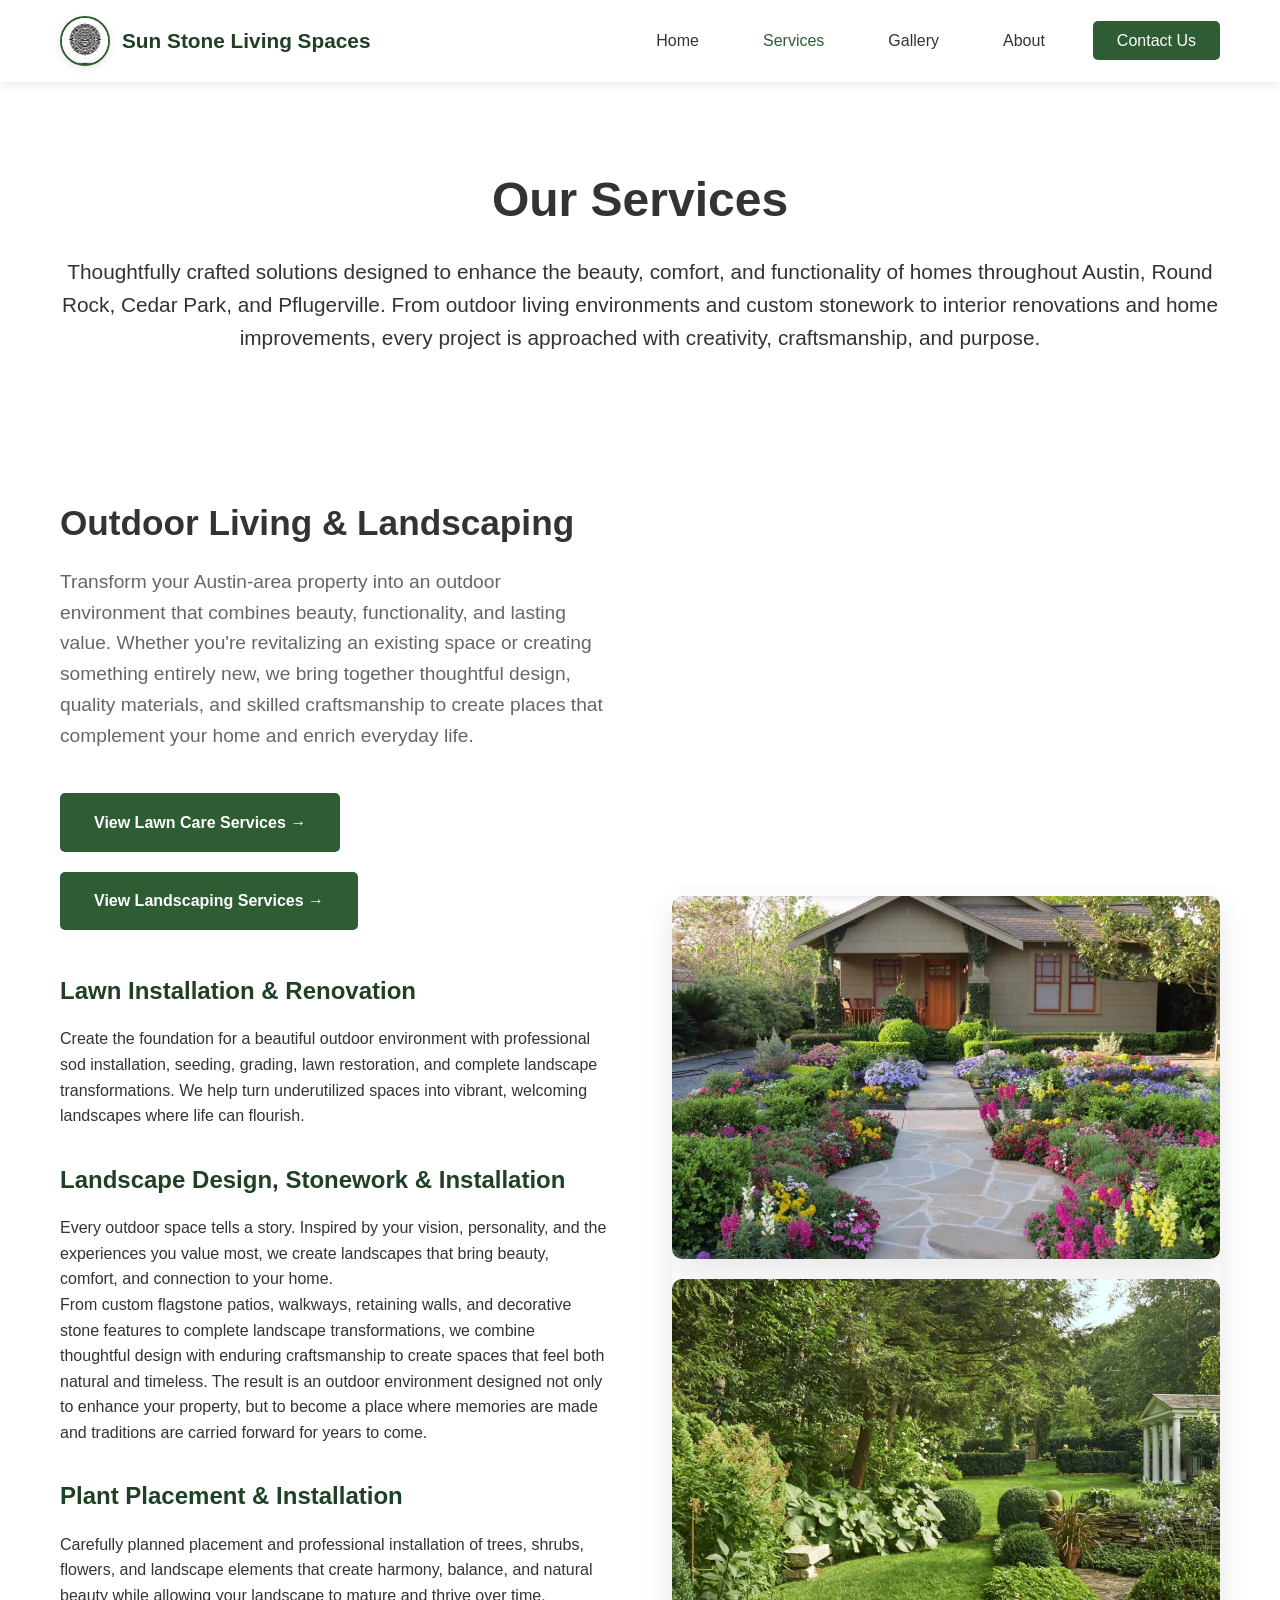
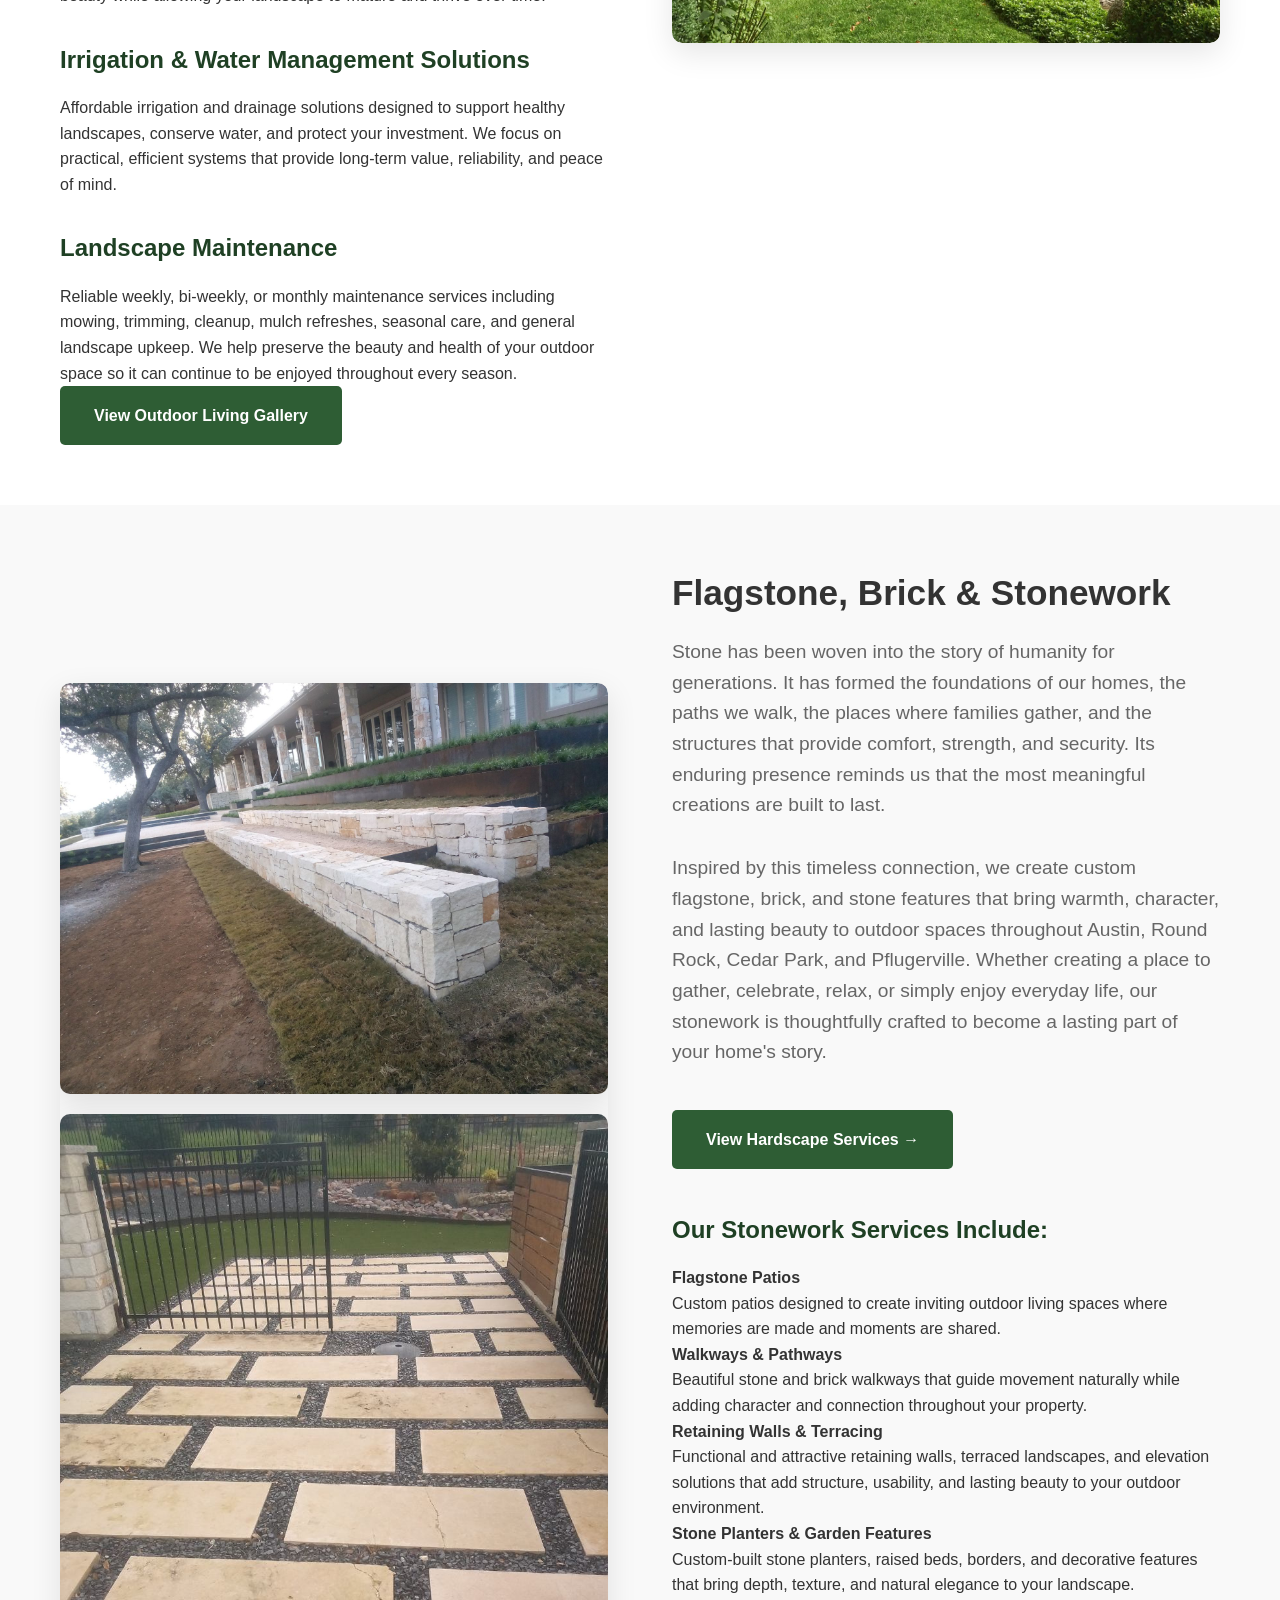
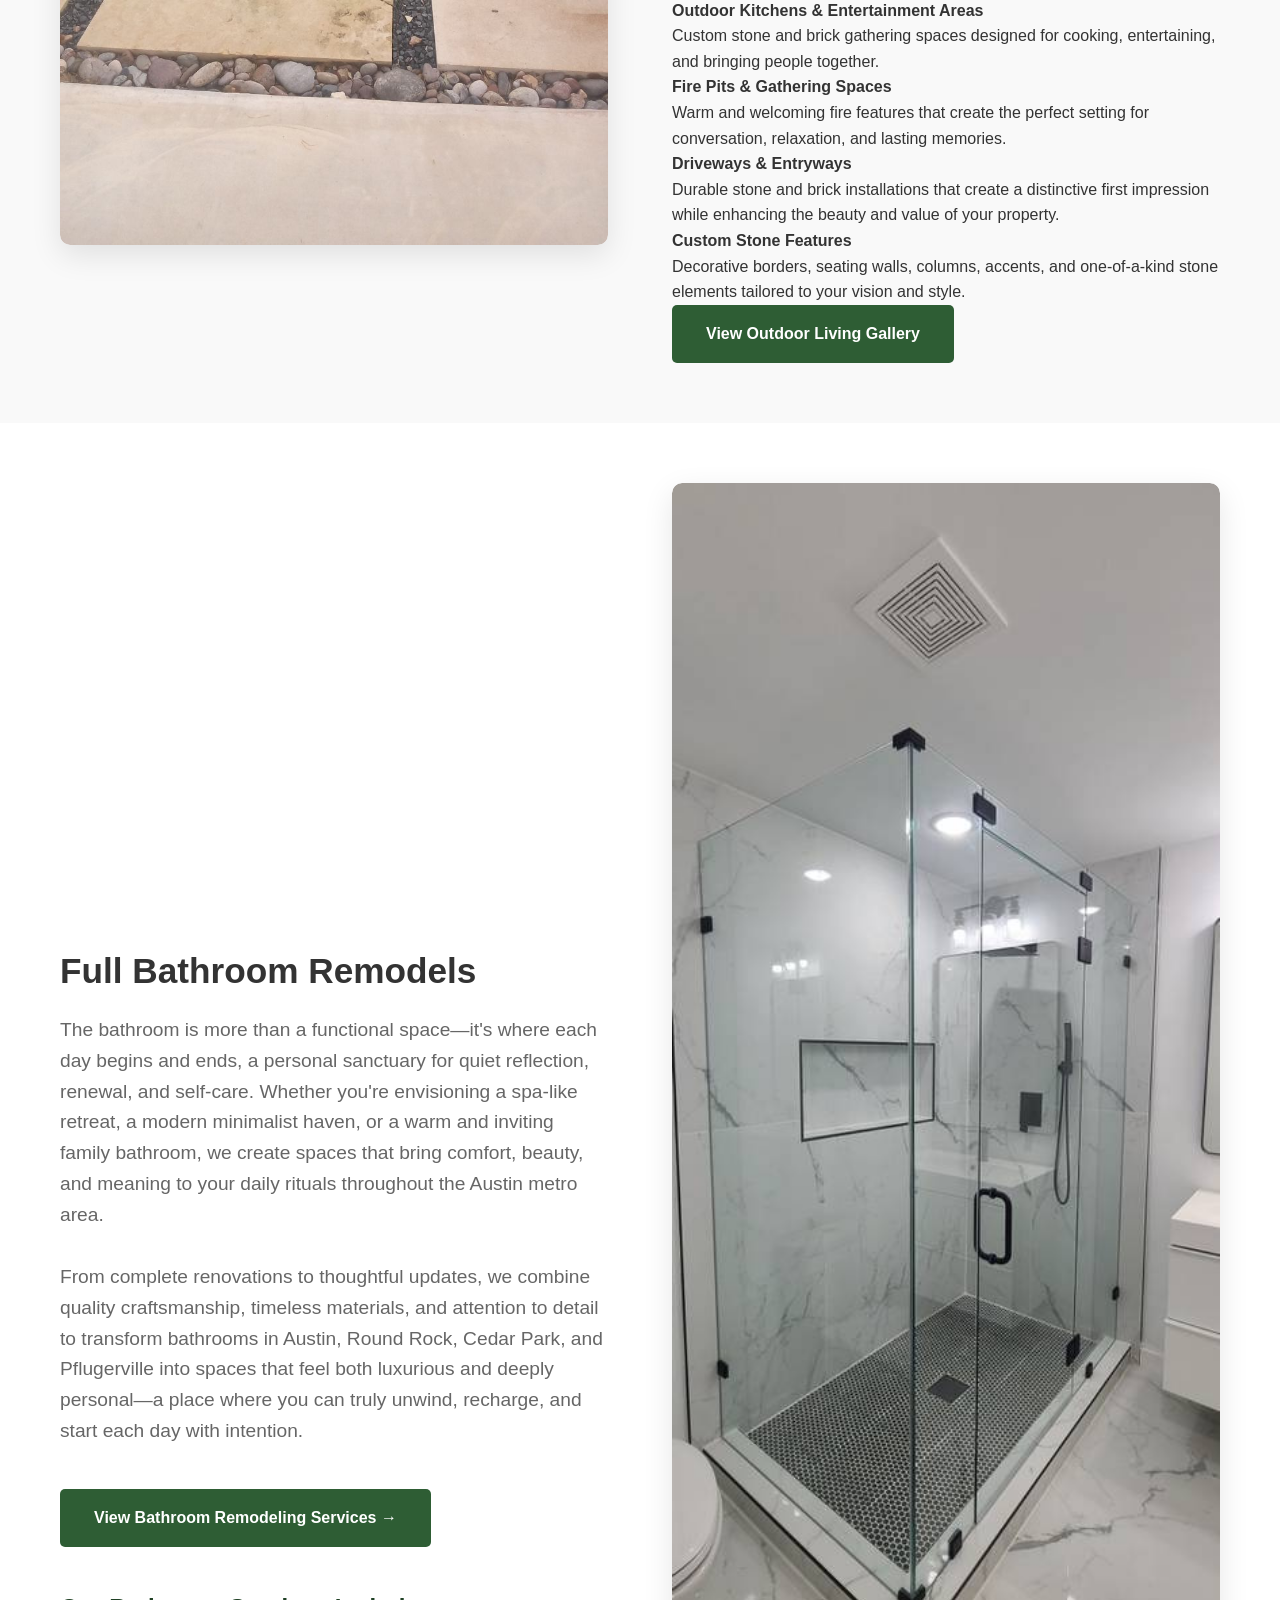
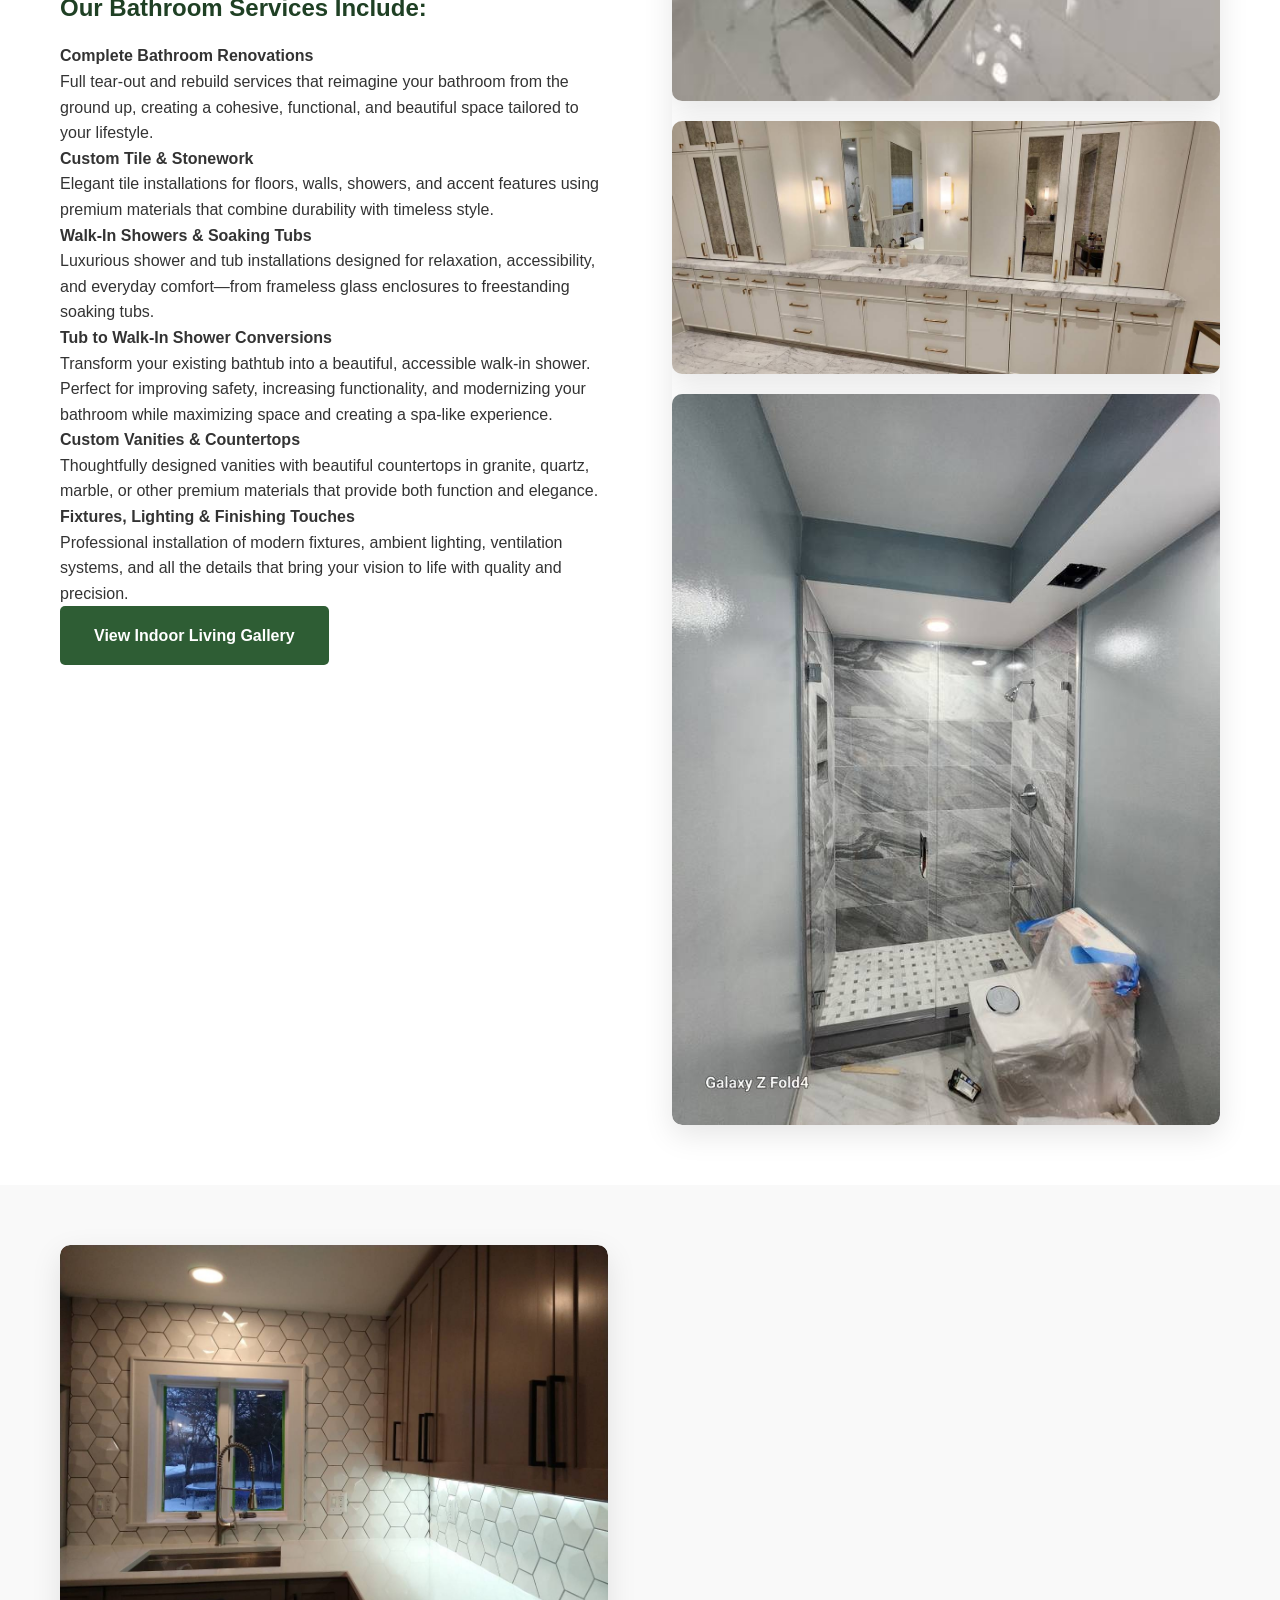
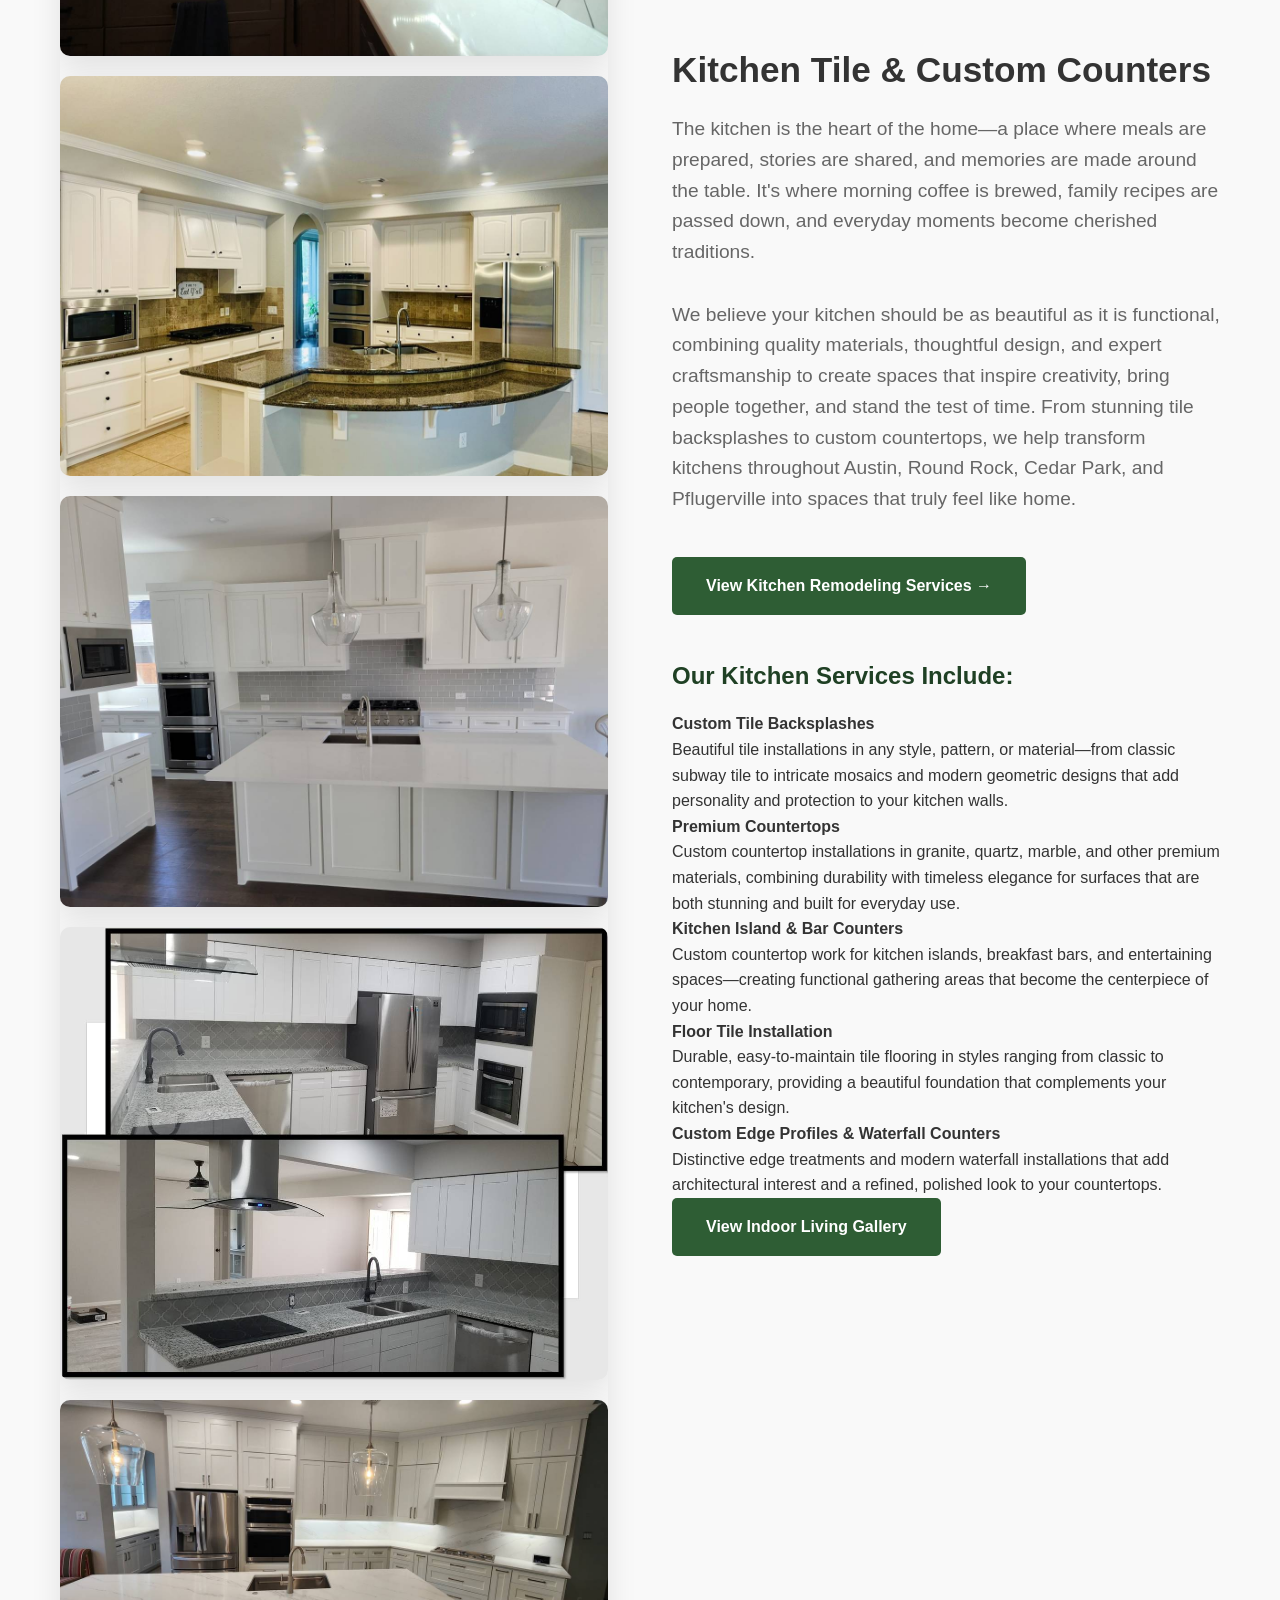
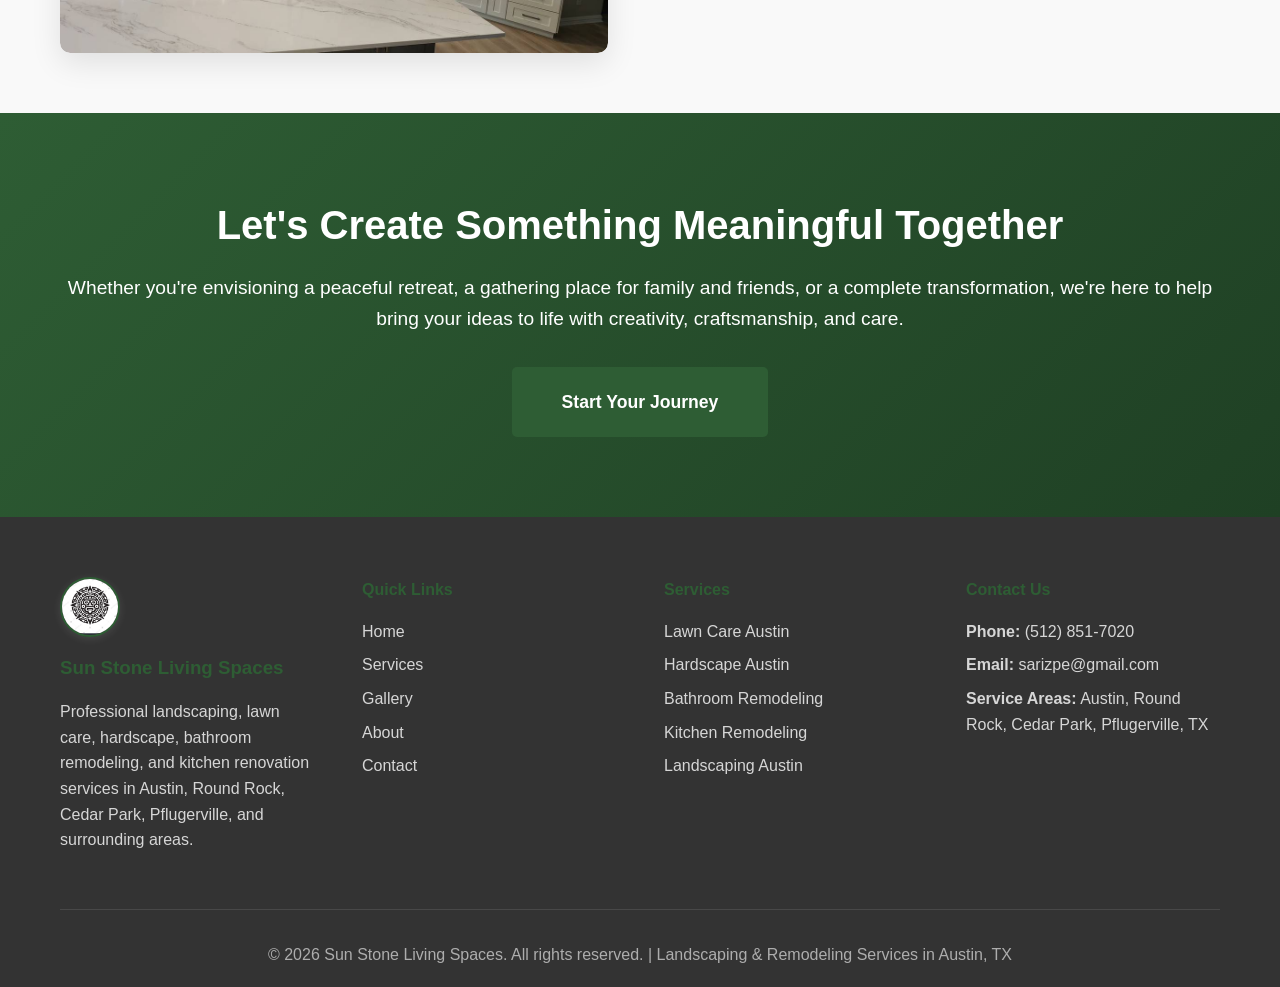
<file: services.html>
<!DOCTYPE html>
<html lang="en">
<head>
    <meta charset="UTF-8">
    <meta name="viewport" content="width=device-width, initial-scale=1.0">
    <meta name="description" content="Sun Stone Living Spaces offers professional lawn care, landscaping, hardscape, bathroom remodeling, and kitchen renovation services in Austin, Round Rock, Cedar Park, and Pflugerville, TX.">
    <meta name="keywords" content="landscaping services Austin, lawn care Austin TX, hardscape contractor Austin, bathroom remodel Austin, kitchen remodel Austin, Round Rock landscaping, Cedar Park contractor">
    <title>Our Services | Sun Stone Living Spaces | Austin, Round Rock, Cedar Park TX</title>
    <link rel="stylesheet" href="css/styles.css">
</head>
<body>
    <!-- Navigation -->
    <nav class="navbar">
        <div class="container">
            <div class="nav-wrapper">
                <div class="logo">
                    <img src="images/logos/sunstone-icon.jpg" alt="Sun Stone Living Spaces Logo" class="logo-image">
                    <span class="logo-text">Sun Stone Living Spaces</span>
                </div>
                <button class="mobile-menu-toggle" aria-label="Toggle menu">
                    <span></span>
                    <span></span>
                    <span></span>
                </button>
                <ul class="nav-menu">
                    <li><a href="index.html">Home</a></li>
                    <li><a href="services.html" class="active">Services</a></li>
                    <li><a href="gallery.html">Gallery</a></li>
                    <li><a href="about.html">About</a></li>
                    <li><a href="contact.html" class="btn-contact">Contact Us</a></li>
                </ul>
            </div>
        </div>
    </nav>

    <!-- Page Header -->
    <section class="page-header">
        <div class="container">
            <h1>Our Services</h1>
            <p>Thoughtfully crafted solutions designed to enhance the beauty, comfort, and functionality of homes throughout Austin, Round Rock, Cedar Park, and Pflugerville. From outdoor living environments and custom stonework to interior renovations and home improvements, every project is approached with creativity, craftsmanship, and purpose.</p>
        </div>
    </section>

    <!-- Lawn & Landscaping -->
    <section id="lawn" class="service-detail">
        <div class="container">
            <div class="service-detail-content">
                <div class="service-detail-text">
                    <h2>Outdoor Living & Landscaping</h2>
                    <p class="service-intro">Transform your Austin-area property into an outdoor environment that combines beauty, functionality, and lasting value. Whether you're revitalizing an existing space or creating something entirely new, we bring together thoughtful design, quality materials, and skilled craftsmanship to create places that complement your home and enrich everyday life.</p>
                    <p><a href="lawn-care-austin.html" class="btn btn-primary" style="display: inline-block; margin: 10px 10px 10px 0;">View Lawn Care Services →</a> <a href="landscaping-austin.html" class="btn btn-primary" style="display: inline-block; margin: 10px 0;">View Landscaping Services →</a></p>
                    
                    <h3>Lawn Installation & Renovation</h3>
                    <p>Create the foundation for a beautiful outdoor environment with professional sod installation, seeding, grading, lawn restoration, and complete landscape transformations. We help turn underutilized spaces into vibrant, welcoming landscapes where life can flourish.</p>
                    
                    <h3>Landscape Design, Stonework & Installation</h3>
                    <p>Every outdoor space tells a story. Inspired by your vision, personality, and the experiences you value most, we create landscapes that bring beauty, comfort, and connection to your home.</p>
                    <p>From custom flagstone patios, walkways, retaining walls, and decorative stone features to complete landscape transformations, we combine thoughtful design with enduring craftsmanship to create spaces that feel both natural and timeless. The result is an outdoor environment designed not only to enhance your property, but to become a place where memories are made and traditions are carried forward for years to come.</p>
                    
                    <h3>Plant Placement & Installation</h3>
                    <p>Carefully planned placement and professional installation of trees, shrubs, flowers, and landscape elements that create harmony, balance, and natural beauty while allowing your landscape to mature and thrive over time.</p>
                    
                    <h3>Irrigation & Water Management Solutions</h3>
                    <p>Affordable irrigation and drainage solutions designed to support healthy landscapes, conserve water, and protect your investment. We focus on practical, efficient systems that provide long-term value, reliability, and peace of mind.</p>
                    
                    <h3>Landscape Maintenance</h3>
                    <p>Reliable weekly, bi-weekly, or monthly maintenance services including mowing, trimming, cleanup, mulch refreshes, seasonal care, and general landscape upkeep. We help preserve the beauty and health of your outdoor space so it can continue to be enjoyed throughout every season.</p>
                    
                    <a href="gallery.html#outdoor" class="btn btn-primary">View Outdoor Living Gallery</a>
                </div>
                <div class="service-detail-image">
                    <img src="images/gallery/lawn/flowers and flagstone.jpg" alt="Flowers and flagstone landscaping" style="width: 100%; border-radius: 10px; box-shadow: 0 10px 30px rgba(0,0,0,0.1); margin-bottom: 20px;">
                    <img src="images/gallery/lawn/realgreen_hero-1024x681.jpg" alt="Lush green lawn installation" style="width: 100%; border-radius: 10px; box-shadow: 0 10px 30px rgba(0,0,0,0.1);">
                </div>
            </div>
        </div>
    </section>

    <!-- Flagstone & Brick Work -->
    <section id="hardscape" class="service-detail alt-bg">
        <div class="container">
            <div class="service-detail-content reverse">
                <div class="service-detail-text">
                    <h2>Flagstone, Brick & Stonework</h2>
                    <p class="service-intro">Stone has been woven into the story of humanity for generations. It has formed the foundations of our homes, the paths we walk, the places where families gather, and the structures that provide comfort, strength, and security. Its enduring presence reminds us that the most meaningful creations are built to last.</p>
                    <p class="service-intro">Inspired by this timeless connection, we create custom flagstone, brick, and stone features that bring warmth, character, and lasting beauty to outdoor spaces throughout Austin, Round Rock, Cedar Park, and Pflugerville. Whether creating a place to gather, celebrate, relax, or simply enjoy everyday life, our stonework is thoughtfully crafted to become a lasting part of your home's story.</p>
                    <p><a href="hardscape-austin.html" class="btn btn-primary" style="display: inline-block; margin: 10px 0;">View Hardscape Services →</a></p>
                    
                    <h3>Our Stonework Services Include:</h3>
                    
                    <h4>Flagstone Patios</h4>
                    <p>Custom patios designed to create inviting outdoor living spaces where memories are made and moments are shared.</p>
                    
                    <h4>Walkways & Pathways</h4>
                    <p>Beautiful stone and brick walkways that guide movement naturally while adding character and connection throughout your property.</p>
                    
                    <h4>Retaining Walls & Terracing</h4>
                    <p>Functional and attractive retaining walls, terraced landscapes, and elevation solutions that add structure, usability, and lasting beauty to your outdoor environment.</p>
                    
                    <h4>Stone Planters & Garden Features</h4>
                    <p>Custom-built stone planters, raised beds, borders, and decorative features that bring depth, texture, and natural elegance to your landscape.</p>
                    
                    <h4>Outdoor Kitchens & Entertainment Areas</h4>
                    <p>Custom stone and brick gathering spaces designed for cooking, entertaining, and bringing people together.</p>
                    
                    <h4>Fire Pits & Gathering Spaces</h4>
                    <p>Warm and welcoming fire features that create the perfect setting for conversation, relaxation, and lasting memories.</p>
                    
                    <h4>Driveways & Entryways</h4>
                    <p>Durable stone and brick installations that create a distinctive first impression while enhancing the beauty and value of your property.</p>
                    
                    <h4>Custom Stone Features</h4>
                    <p>Decorative borders, seating walls, columns, accents, and one-of-a-kind stone elements tailored to your vision and style.</p>
                    
                    <a href="gallery.html#outdoor" class="btn btn-primary">View Outdoor Living Gallery</a>
                </div>
                <div class="service-detail-image">
                    <img src="images/gallery/hardscape/image000000(5).JPG" alt="Flagstone patio" style="width: 100%; border-radius: 10px; box-shadow: 0 10px 30px rgba(0,0,0,0.1); margin-bottom: 20px;">
                    <img src="images/gallery/hardscape/image000004.JPG" alt="Brick and stone work" style="width: 100%; border-radius: 10px; box-shadow: 0 10px 30px rgba(0,0,0,0.1);">
                </div>
            </div>
        </div>
    </section>

    <!-- Bathroom Remodels -->
    <section id="bathroom" class="service-detail">
        <div class="container">
            <div class="service-detail-content">
                <div class="service-detail-text">
                    <h2>Full Bathroom Remodels</h2>
                    <p class="service-intro">The bathroom is more than a functional space—it's where each day begins and ends, a personal sanctuary for quiet reflection, renewal, and self-care. Whether you're envisioning a spa-like retreat, a modern minimalist haven, or a warm and inviting family bathroom, we create spaces that bring comfort, beauty, and meaning to your daily rituals throughout the Austin metro area.</p>
                    
                    <p class="service-intro">From complete renovations to thoughtful updates, we combine quality craftsmanship, timeless materials, and attention to detail to transform bathrooms in Austin, Round Rock, Cedar Park, and Pflugerville into spaces that feel both luxurious and deeply personal—a place where you can truly unwind, recharge, and start each day with intention.</p>
                    <p><a href="bathroom-remodel-austin.html" class="btn btn-primary" style="display: inline-block; margin: 10px 0;">View Bathroom Remodeling Services →</a></p>
                    
                    <h3>Our Bathroom Services Include:</h3>
                    
                    <h4>Complete Bathroom Renovations</h4>
                    <p>Full tear-out and rebuild services that reimagine your bathroom from the ground up, creating a cohesive, functional, and beautiful space tailored to your lifestyle.</p>
                    
                    <h4>Custom Tile & Stonework</h4>
                    <p>Elegant tile installations for floors, walls, showers, and accent features using premium materials that combine durability with timeless style.</p>
                    
                    <h4>Walk-In Showers & Soaking Tubs</h4>
                    <p>Luxurious shower and tub installations designed for relaxation, accessibility, and everyday comfort—from frameless glass enclosures to freestanding soaking tubs.</p>
                    
                    <h4>Tub to Walk-In Shower Conversions</h4>
                    <p>Transform your existing bathtub into a beautiful, accessible walk-in shower. Perfect for improving safety, increasing functionality, and modernizing your bathroom while maximizing space and creating a spa-like experience.</p>
                    
                    <h4>Custom Vanities & Countertops</h4>
                    <p>Thoughtfully designed vanities with beautiful countertops in granite, quartz, marble, or other premium materials that provide both function and elegance.</p>
                    
                    <h4>Fixtures, Lighting & Finishing Touches</h4>
                    <p>Professional installation of modern fixtures, ambient lighting, ventilation systems, and all the details that bring your vision to life with quality and precision.</p>
                    
                    <a href="gallery.html#indoor" class="btn btn-primary">View Indoor Living Gallery</a>
                </div>
                <div class="service-detail-image">
                    <img src="images/gallery/bathroom/glass shower.jpg" alt="Walk-in glass shower" style="width: 100%; border-radius: 10px; box-shadow: 0 10px 30px rgba(0,0,0,0.1); margin-bottom: 20px;">
                    <img src="images/gallery/bathroom/fancy vanity.jpg" alt="Custom bathroom vanity" style="width: 100%; border-radius: 10px; box-shadow: 0 10px 30px rgba(0,0,0,0.1); margin-bottom: 20px;">
                    <img src="images/gallery/bathroom/modern restroom.jpg" alt="Modern bathroom remodel" style="width: 100%; border-radius: 10px; box-shadow: 0 10px 30px rgba(0,0,0,0.1);">
                </div>
            </div>
        </div>
    </section>

    <!-- Kitchen Tile & Counters -->
    <section id="kitchen" class="service-detail alt-bg">
        <div class="container">
            <div class="service-detail-content reverse">
                <div class="service-detail-text">
                    <h2>Kitchen Tile & Custom Counters</h2>
                    <p class="service-intro">The kitchen is the heart of the home—a place where meals are prepared, stories are shared, and memories are made around the table. It's where morning coffee is brewed, family recipes are passed down, and everyday moments become cherished traditions.</p>
                    
                    <p class="service-intro">We believe your kitchen should be as beautiful as it is functional, combining quality materials, thoughtful design, and expert craftsmanship to create spaces that inspire creativity, bring people together, and stand the test of time. From stunning tile backsplashes to custom countertops, we help transform kitchens throughout Austin, Round Rock, Cedar Park, and Pflugerville into spaces that truly feel like home.</p>
                    <p><a href="kitchen-remodel-austin.html" class="btn btn-primary" style="display: inline-block; margin: 10px 0;">View Kitchen Remodeling Services →</a></p>
                    
                    <h3>Our Kitchen Services Include:</h3>
                    
                    <h4>Custom Tile Backsplashes</h4>
                    <p>Beautiful tile installations in any style, pattern, or material—from classic subway tile to intricate mosaics and modern geometric designs that add personality and protection to your kitchen walls.</p>
                    
                    <h4>Premium Countertops</h4>
                    <p>Custom countertop installations in granite, quartz, marble, and other premium materials, combining durability with timeless elegance for surfaces that are both stunning and built for everyday use.</p>
                    
                    <h4>Kitchen Island & Bar Counters</h4>
                    <p>Custom countertop work for kitchen islands, breakfast bars, and entertaining spaces—creating functional gathering areas that become the centerpiece of your home.</p>
                    
                    <h4>Floor Tile Installation</h4>
                    <p>Durable, easy-to-maintain tile flooring in styles ranging from classic to contemporary, providing a beautiful foundation that complements your kitchen's design.</p>
                    
                    <h4>Custom Edge Profiles & Waterfall Counters</h4>
                    <p>Distinctive edge treatments and modern waterfall installations that add architectural interest and a refined, polished look to your countertops.</p>
                    
                    <a href="gallery.html#indoor" class="btn btn-primary">View Indoor Living Gallery</a>
                </div>
                <div class="service-detail-image">
                    <img src="images/gallery/kitchen/HexKit2.jpg" alt="Kitchen hexagonal tile backsplash" style="width: 100%; border-radius: 10px; box-shadow: 0 10px 30px rgba(0,0,0,0.1); margin-bottom: 20px;">
                    <img src="images/gallery/kitchen/Island kitchen.jpg" alt="Kitchen island with custom countertop" style="width: 100%; border-radius: 10px; box-shadow: 0 10px 30px rgba(0,0,0,0.1); margin-bottom: 20px;">
                    <img src="images/gallery/kitchen/white k.jpg" alt="White kitchen with tile work" style="width: 100%; border-radius: 10px; box-shadow: 0 10px 30px rgba(0,0,0,0.1); margin-bottom: 20px;">
                    <img src="images/gallery/kitchen/open kitchen.jpg" alt="Open kitchen design" style="width: 100%; border-radius: 10px; box-shadow: 0 10px 30px rgba(0,0,0,0.1); margin-bottom: 20px;">
                    <img src="images/gallery/kitchen/full k.jpg" alt="Full kitchen renovation" style="width: 100%; border-radius: 10px; box-shadow: 0 10px 30px rgba(0,0,0,0.1);">
                </div>
            </div>
        </div>
    </section>

    <!-- Call to Action -->
    <section class="cta">
        <div class="container">
            <h2>Let's Create Something Meaningful Together</h2>
            <p>Whether you're envisioning a peaceful retreat, a gathering place for family and friends, or a complete transformation, we're here to help bring your ideas to life with creativity, craftsmanship, and care.</p>
            <a href="contact.html" class="btn btn-primary btn-large">Start Your Journey</a>
        </div>
    </section>

    <!-- Footer -->
    <footer class="footer">
        <div class="container">
            <div class="footer-content">
                <div class="footer-section">
                    <img src="images/logos/sunstone-icon.jpg" alt="Sun Stone Living Spaces" class="footer-logo">
                    <h3>Sun Stone Living Spaces</h3>
                    <p>Professional landscaping, lawn care, hardscape, bathroom remodeling, and kitchen renovation services in Austin, Round Rock, Cedar Park, Pflugerville, and surrounding areas.</p>
                </div>
                
                <div class="footer-section">
                    <h4>Quick Links</h4>
                    <ul>
                        <li><a href="index.html">Home</a></li>
                        <li><a href="services.html">Services</a></li>
                        <li><a href="gallery.html">Gallery</a></li>
                        <li><a href="about.html">About</a></li>
                        <li><a href="contact.html">Contact</a></li>
                    </ul>
                </div>
                
                <div class="footer-section">
                    <h4>Services</h4>
                    <ul>
                        <li><a href="lawn-care-austin.html">Lawn Care Austin</a></li>
                        <li><a href="hardscape-austin.html">Hardscape Austin</a></li>
                        <li><a href="bathroom-remodel-austin.html">Bathroom Remodeling</a></li>
                        <li><a href="kitchen-remodel-austin.html">Kitchen Remodeling</a></li>
                        <li><a href="landscaping-austin.html">Landscaping Austin</a></li>
                    </ul>
                </div>
                
                <div class="footer-section">
                    <h4>Contact Us</h4>
                    <p><strong>Phone:</strong> <a href="tel:+15128517020">(512) 851-7020</a></p>
                    <p><strong>Email:</strong> <a href="mailto:sarizpe@gmail.com">sarizpe@gmail.com</a></p>
                    <p><strong>Service Areas:</strong> Austin, Round Rock, Cedar Park, Pflugerville, TX</p>
                </div>
            </div>
            
            <div class="footer-bottom">
                <p>&copy; 2026 Sun Stone Living Spaces. All rights reserved. | Landscaping & Remodeling Services in Austin, TX</p>
            </div>
        </div>
    </footer>

    <script src="js/main.js"></script>
</body>
</html>
</file>
<file: css/styles.css>
/* ===================================
   Sun Stone Living Spaces - Main Styles
   Modern, Clean Design
   =================================== */

/* CSS Variables - Brand Colors */
:root {
    --primary-color: #2E5D34;      /* Forest Green */
    --primary-dark: #1F4024;       /* Darker Forest Green */
    --secondary-color: #333333;    /* Charcoal */
    --accent-color: #3A7342;       /* Light Forest Green */
    --text-dark: #333333;          /* Charcoal */
    --text-light: #666666;         /* Medium gray */
    --background-light: #F9F9F9;   /* Off-white */
    --white: #FFFFFF;
    --border-color: #E0E0E0;
    --shadow: rgba(0, 0, 0, 0.1);
}

/* Reset & Base Styles */
* {
    margin: 0;
    padding: 0;
    box-sizing: border-box;
}

html {
    scroll-behavior: smooth;
}

body {
    font-family: 'Segoe UI', Tahoma, Geneva, Verdana, sans-serif;
    line-height: 1.6;
    color: var(--text-dark);
    background-color: var(--white);
}

/* ===================================
   Scroll Animations
   =================================== */
.fade-in {
    opacity: 0;
    transform: translateY(30px);
    transition: opacity 0.8s ease-out, transform 0.8s ease-out;
}

.fade-in.visible {
    opacity: 1;
    transform: translateY(0);
}

.fade-in-left {
    opacity: 0;
    transform: translateX(-30px);
    transition: opacity 0.8s ease-out, transform 0.8s ease-out;
}

.fade-in-left.visible {
    opacity: 1;
    transform: translateX(0);
}

.fade-in-right {
    opacity: 0;
    transform: translateX(30px);
    transition: opacity 0.8s ease-out, transform 0.8s ease-out;
}

.fade-in-right.visible {
    opacity: 1;
    transform: translateX(0);
}

.scale-in {
    opacity: 0;
    transform: scale(0.9);
    transition: opacity 0.8s ease-out, transform 0.8s ease-out;
}

.scale-in.visible {
    opacity: 1;
    transform: scale(1);

/* ===================================
   Progress Bar on Scroll
   =================================== */
.scroll-progress {
    position: fixed;
    top: 0;
    left: 0;
    width: 0%;
    height: 4px;
    background: linear-gradient(90deg, var(--primary-color), var(--accent-color));
    z-index: 9999;
    transition: width 0.1s ease;
}

/* ===================================
   Gradient Text Effects
   =================================== */
.gradient-text {
    background: linear-gradient(135deg, var(--primary-color), var(--accent-color), var(--primary-dark));
    background-size: 200% 200%;
    -webkit-background-clip: text;
    -webkit-text-fill-color: transparent;
    background-clip: text;
    animation: gradientShift 4s ease infinite;
}

@keyframes gradientShift {
    0% { background-position: 0% 50%; }
    50% { background-position: 100% 50%; }
    100% { background-position: 0% 50%; }
}

/* ===================================
   Floating/Pulsing CTA Button
   =================================== */
.btn-pulse {
    animation: pulse 2s ease-in-out infinite;
    position: relative;
    overflow: hidden;
}

.btn-pulse::before {
    content: '';
    position: absolute;
    top: 50%;
    left: 50%;
    width: 0;
    height: 0;
    border-radius: 50%;
    background: rgba(255, 255, 255, 0.3);
    transform: translate(-50%, -50%);
    transition: width 0.6s, height 0.6s;
}

.btn-pulse:hover::before {
    width: 300px;
    height: 300px;
}

@keyframes pulse {
    0%, 100% {
        transform: scale(1);
        box-shadow: 0 5px 15px var(--shadow);
    }
    50% {
        transform: scale(1.05);
        box-shadow: 0 8px 25px rgba(46, 93, 52, 0.4);
    }
}

/* ===================================
   Ripple Effect on Buttons
   =================================== */
.btn-ripple {
    position: relative;
    overflow: hidden;
}

.ripple {
    position: absolute;
    border-radius: 50%;
    background: rgba(255, 255, 255, 0.6);
    transform: scale(0);
    animation: ripple-animation 0.6s ease-out;
    pointer-events: none;
}

@keyframes ripple-animation {
    to {
        transform: scale(4);
        opacity: 0;
    }
}

/* ===================================
   Particle Background
   =================================== */
.particles-container {
    position: absolute;
    top: 0;
    left: 0;
    width: 100%;
    height: 100%;
    overflow: hidden;
    pointer-events: none;
}

.particle {
    position: absolute;
    width: 4px;
    height: 4px;
    background: rgba(255, 255, 255, 0.5);
    border-radius: 50%;
    animation: float 15s infinite ease-in-out;
}

.particle:nth-child(2n) {
    width: 3px;
    height: 3px;
    animation-duration: 20s;
}

.particle:nth-child(3n) {
    width: 2px;
    height: 2px;
    animation-duration: 25s;
}

@keyframes float {
    0%, 100% {
        transform: translateY(0) translateX(0);
        opacity: 0;
    }
    10% {
        opacity: 1;
    }
    90% {
        opacity: 1;
    }
    100% {
        transform: translateY(-100vh) translateX(50px);
        opacity: 0;
    }
}
}

img {
    max-width: 100%;
    height: auto;
    display: block;
}

a {
    text-decoration: none;
    color: inherit;
    transition: all 0.3s ease;
}

ul {
    list-style: none;
}

/* Container */
.container {
    max-width: 1200px;
    margin: 0 auto;
    padding: 0 20px;
}

/* ===================================
   Navigation
   =================================== */
.navbar {
    background-color: var(--white);
    box-shadow: 0 2px 10px var(--shadow);
    position: sticky;
    top: 0;
    z-index: 1000;
    padding: 1rem 0;
}

.nav-wrapper {
    display: flex;
    justify-content: space-between;
    align-items: center;
}

.logo {
    display: flex;
    align-items: center;
    gap: 12px;
}

.logo img {
    width: 50px;
    height: 50px;
    border-radius: 50%;
    object-fit: cover;
    box-shadow: 0 2px 8px var(--shadow);
}

.logo-image {
    border: 2px solid var(--primary-color);
}

.logo-text {
    font-size: 1.3rem;
    font-weight: 700;
    color: var(--primary-dark);
}

.nav-menu {
    display: flex;
    gap: 2rem;
    align-items: center;
}

.nav-menu a {
    color: var(--text-dark);
    font-weight: 500;
    padding: 0.5rem 1rem;
    border-radius: 5px;
    transition: all 0.3s ease;
}

.nav-menu a:hover,
.nav-menu a.active {
    color: var(--primary-color);
}

.btn-contact {
    background-color: var(--primary-color);
    color: var(--white) !important;
    padding: 0.7rem 1.5rem !important;
    border-radius: 5px;
}

.btn-contact:hover {
    background-color: var(--primary-dark);
    transform: translateY(-2px);
}

.mobile-menu-toggle {
    display: none;
    flex-direction: column;
    gap: 5px;
    background: none;
    border: none;
    cursor: pointer;
    padding: 5px;
}

.mobile-menu-toggle span {
    width: 25px;
    height: 3px;
    background-color: var(--text-dark);
    transition: all 0.3s ease;
}

/* ===================================
   Hero Section
   =================================== */
.hero {
    position: relative;
    background: linear-gradient(135deg, var(--primary-color) 0%, var(--primary-dark) 100%);
    background-size: cover;
    background-position: center;
    background-attachment: fixed;
    color: var(--white);
    padding: 120px 0;
    text-align: center;
    overflow: hidden;
}

.hero-overlay {
    position: absolute;
    top: 0;
    left: 0;
    right: 0;
    bottom: 0;
    background: rgba(46, 93, 52, 0.85);
}

.hero-content {
    position: relative;
    z-index: 1;
}

.hero h1 {
    font-size: 3.5rem;
    margin-bottom: 1rem;
    font-weight: 700;
}

.hero-subtitle {
    font-size: 1.5rem;
    margin-bottom: 2rem;
    opacity: 0.95;
}

.hero-buttons {
    display: flex;
    gap: 1rem;
    justify-content: center;
    flex-wrap: wrap;
}

/* ===================================
   Buttons
   =================================== */
.btn {
    display: inline-block;
    padding: 0.9rem 2rem;
    border-radius: 5px;
    font-weight: 600;
    text-align: center;
    cursor: pointer;
    transition: all 0.3s ease;
    border: 2px solid transparent;
}

.btn-primary {
    background-color: var(--primary-color);
    color: var(--white);
}

.btn-primary:hover {
    background-color: var(--primary-dark);
    transform: translateY(-2px);
    box-shadow: 0 5px 15px var(--shadow);
}

.btn-secondary {
    background-color: transparent;
    color: var(--white);
    border: 2px solid var(--white);
}

.btn-secondary:hover {
    background-color: var(--white);
    color: var(--primary-dark);
}

.btn-large {
    padding: 1.2rem 3rem;
    font-size: 1.1rem;
}

/* ===================================
   Sections
   =================================== */
section {
    padding: 80px 0;
}

.section-title {
    font-size: 2.5rem;
    text-align: center;
    margin-bottom: 1rem;
    color: var(--text-dark);
}

.section-subtitle {
    text-align: center;
    font-size: 1.2rem;
    color: var(--text-light);
    margin-bottom: 3rem;
}

/* ===================================
   Services Overview
   =================================== */
.services-overview {
    background-color: var(--background-light);
}

.services-grid {
    display: grid;
    grid-template-columns: repeat(auto-fit, minmax(280px, 1fr));
    gap: 2rem;
    margin-top: 3rem;
}

.services-grid-2x2 {
    display: grid;
    grid-template-columns: repeat(2, 1fr);
    gap: 2rem;
    margin-top: 3rem;
}

.service-card {
    background-color: var(--white);
    padding: 2rem;
    border-radius: 10px;
    box-shadow: 0 5px 15px var(--shadow);
    transition: transform 0.3s ease, box-shadow 0.3s ease;
    text-align: center;
}

.service-card:hover {
    transform: translateY(-10px);
    box-shadow: 0 10px 30px var(--shadow);
}

.service-card-large {
    position: relative;
    background-size: cover;
    background-position: center;
    min-height: 400px;
    border-radius: 15px;
    overflow: hidden;
    box-shadow: 0 5px 20px var(--shadow);
    transition: transform 0.3s ease, box-shadow 0.3s ease;
}

.service-card-large:hover {
    transform: translateY(-10px);
    box-shadow: 0 15px 40px var(--shadow);
}

.service-card-overlay {
    position: absolute;
    top: 0;
    left: 0;
    right: 0;
    bottom: 0;
    background: linear-gradient(to bottom, rgba(46, 93, 52, 0.7), rgba(31, 64, 36, 0.9));
    transition: background 0.3s ease;
}

.service-card-large:hover .service-card-overlay {
    background: linear-gradient(to bottom, rgba(46, 93, 52, 0.8), rgba(31, 64, 36, 0.95));
}

.service-card-content {
    position: relative;
    z-index: 1;
    padding: 3rem 2rem;
    height: 100%;
    display: flex;
    flex-direction: column;
    justify-content: center;
    align-items: center;
    text-align: center;
    color: var(--white);
}

.service-card-content h3 {
    font-size: 2rem;
    margin-bottom: 1rem;
    color: var(--white);
}

.service-card-content p {
    color: rgba(255, 255, 255, 0.95);
    margin-bottom: 2rem;
    font-size: 1.1rem;
}

.service-card-content .btn {
    margin-top: auto;
}

.service-icon {
    font-size: 3rem;
    margin-bottom: 1rem;
    display: flex;
    justify-content: center;
    align-items: center;
}

.service-icon-img {
    width: 80px;
    height: 80px;
    border-radius: 50%;
    object-fit: cover;
    box-shadow: 0 4px 12px var(--shadow);
    border: 3px solid var(--primary-color);
    transition: transform 0.3s ease;
}

.service-card:hover .service-icon-img {
    transform: scale(1.1) rotate(5deg);
}

.service-card h3 {
    font-size: 1.5rem;
    margin-bottom: 1rem;
    color: var(--primary-dark);
}

.service-card p {
    color: var(--text-light);
    margin-bottom: 1.5rem;
}

.service-link {
    color: var(--primary-color);
    font-weight: 600;
}

.service-link:hover {
    color: var(--primary-dark);
}

/* ===================================
   Why Choose Us
   =================================== */
.why-choose-us {
    background-color: var(--white);
}

.features-grid {
    display: grid;
    grid-template-columns: repeat(3, 1fr);
    gap: 2rem;
    margin-top: 3rem;
}

.feature {
    text-align: center;
    padding: 1.5rem;
}

.feature-icon {
    font-size: 2.5rem;
    color: var(--primary-color);
    margin-bottom: 1rem;
}

.feature h3 {
    font-size: 1.3rem;
    margin-bottom: 0.5rem;
    color: var(--text-dark);
}

.feature p {
    color: var(--text-light);
}

/* ===================================
   Call to Action
   =================================== */
.cta {
    background: linear-gradient(135deg, var(--primary-color) 0%, var(--primary-dark) 100%);
    color: var(--white);
    text-align: center;
    padding: 80px 0;
}

.cta h2 {
    font-size: 2.5rem;
    margin-bottom: 1rem;
}

.cta p {
    font-size: 1.2rem;
    margin-bottom: 2rem;
}

/* ===================================
   Page Header
   =================================== */
.page-header {
    background: var(--white);
    color: var(--text-dark);
    text-align: center;
    padding: 80px 0;
}

.page-header h1 {
    font-size: 3rem;
    margin-bottom: 1rem;
    color: var(--text-dark);
}

.page-header p {
    font-size: 1.3rem;
    opacity: 1;
    color: var(--text-dark);
    text-shadow: none;
}

/* ===================================
   Service Detail Pages
   =================================== */
.service-detail {
    padding: 60px 0;
}

.service-detail.alt-bg {
    background-color: var(--background-light);
}

.service-detail-content {
    display: grid;
    grid-template-columns: 1fr 1fr;
    gap: 4rem;
    align-items: center;
}

.service-detail-content.reverse {
    direction: rtl;
}

.service-detail-content.reverse > * {
    direction: ltr;
}

.service-detail-text h2 {
    font-size: 2.2rem;
    margin-bottom: 1rem;
    color: var(--text-dark);
}

.service-intro {
    font-size: 1.2rem;
    color: var(--text-light);
    margin-bottom: 2rem;
}

.service-detail-text h3 {
    font-size: 1.5rem;
    margin: 2rem 0 1rem;
    color: var(--primary-dark);
}

.service-list {
    list-style: none;
    margin-bottom: 2rem;
}

.service-list li {
    padding: 0.8rem 0;
    padding-left: 1.5rem;
    position: relative;
    color: var(--text-light);
}

.service-list li::before {
    content: "✓";
    position: absolute;
    left: 0;
    color: var(--primary-color);
    font-weight: bold;
}

.service-detail-image {
    border-radius: 10px;
    overflow: hidden;
    box-shadow: 0 10px 30px var(--shadow);
}

.placeholder-image {
    background-color: var(--background-light);
    padding: 100px 20px;
    text-align: center;
    color: var(--text-light);
    font-size: 1.2rem;
}

.service-area {
    background-color: var(--background-light);
    text-align: center;
    padding: 60px 0;
}

.service-area h2 {
    font-size: 2rem;
    margin-bottom: 1rem;
}

/* ===================================
   Gallery
   =================================== */
.gallery-filter {
    background-color: var(--background-light);
    padding: 30px 0;
}

.filter-buttons {
    display: flex;
    justify-content: center;
    gap: 1rem;
    flex-wrap: wrap;
}

.filter-btn {
    padding: 0.7rem 1.5rem;
    background-color: var(--white);
    border: 2px solid var(--border-color);
    border-radius: 5px;
    cursor: pointer;
    font-weight: 600;
    transition: all 0.3s ease;
}

.filter-btn:hover,
.filter-btn.active {
    background-color: var(--primary-color);
    color: var(--white);
    border-color: var(--primary-color);
}

.gallery-section {
    padding: 40px 0;
}

.gallery-grid {
    display: grid;
    grid-template-columns: repeat(2, 1fr);
    gap: 1.5rem;
}

.gallery-item {
    background-color: var(--white);
    border-radius: 10px;
    overflow: hidden;
    box-shadow: 0 5px 15px var(--shadow);
    transition: transform 0.3s ease, box-shadow 0.3s ease;
}

.gallery-item:hover {
    transform: translateY(-5px);
    box-shadow: 0 10px 30px var(--shadow);
}

.gallery-image {
    width: 100%;
    height: 250px;
    overflow: hidden;
    position: relative;
    cursor: pointer;
}

.gallery-image::after {
    content: '';
    position: absolute;
    top: 0;
    left: 0;
    width: 100%;
    height: 100%;
    background: linear-gradient(135deg, rgba(46, 93, 52, 0.7), rgba(31, 64, 36, 0.7));
    opacity: 0;
    transition: opacity 0.4s ease;
    pointer-events: none;
}

.gallery-item:hover .gallery-image::after {
    opacity: 1;
}

.gallery-image img {
    width: 100%;
    height: 100%;
    object-fit: cover;
    transition: transform 0.5s ease;
    cursor: pointer;
}

.gallery-item:hover .gallery-image img {
    transform: scale(1.15);
}

.gallery-info {
    padding: 1.5rem;
}

.gallery-info h3 {
    font-size: 1.2rem;
    margin-bottom: 0.5rem;
    color: var(--primary-dark);
}

.gallery-info p {
    color: var(--text-light);
}

/* ===================================
   Lightbox
   =================================== */
.lightbox {
    display: none;
    position: fixed;
    z-index: 9999;
    left: 0;
    top: 0;
    width: 100%;
    height: 100%;
    background-color: rgba(0, 0, 0, 0.95);
    overflow: auto;
}

.lightbox.active {
    display: flex;
    flex-direction: column;
    align-items: center;
    justify-content: center;
    padding: 20px;
}

.lightbox-content {
    max-width: 90%;
    max-height: 70vh;
    object-fit: contain;
    animation: zoom 0.3s;
    margin-bottom: 20px;
}

@keyframes zoom {
    from {transform: scale(0.8); opacity: 0;}
    to {transform: scale(1); opacity: 1;}
}

.lightbox-close {
    position: absolute;
    top: 20px;
    right: 40px;
    color: #fff;
    font-size: 40px;
    font-weight: bold;
    cursor: pointer;
    transition: 0.3s;
    z-index: 10000;
}

.lightbox-close:hover,
.lightbox-close:focus {
    color: #bbb;
}

.lightbox-prev,
.lightbox-next {
    position: absolute;
    top: 50%;
    transform: translateY(-50%);
    background-color: rgba(255, 255, 255, 0.9);
    color: var(--text-dark);
    border: none;
    font-size: 30px;
    padding: 15px 20px;
    cursor: pointer;
    transition: 0.3s;
    z-index: 10000;
    border-radius: 5px;
}

.lightbox-prev:hover,
.lightbox-next:hover {
    background-color: rgba(255, 255, 255, 1);
}

.lightbox-prev {
    left: 20px;
}

.lightbox-next {
    right: 20px;
}

.lightbox-caption {
    display: block !important;
    color: var(--white);
    text-align: center;
    padding: 15px 20px;
    background-color: rgba(0, 0, 0, 0.9);
    border-radius: 5px;
    max-width: 90%;
    width: auto;
    min-height: 60px;
    opacity: 1;
    visibility: visible;
}

.lightbox-caption h3 {
    margin: 0 0 8px 0;
    font-size: 1.3rem;
    color: #fff;
}

.lightbox-caption p {
    margin: 0;
    font-size: 1rem;
    color: #f0f0f0;
    line-height: 1.5;
}

/* ===================================
   About Page
   =================================== */
.about-content {
    padding: 60px 0;
}

.about-intro {
    text-align: center;
    max-width: 800px;
    margin: 0 auto 4rem;
}

.about-intro h2 {
    font-size: 2.5rem;
    margin-bottom: 1.5rem;
    color: #000000;
    font-weight: 700;
}

.lead {
    font-size: 1.2rem;
    color: #333333;
    line-height: 1.8;
    font-weight: 400;
}

.about-grid {
    display: grid;
    grid-template-columns: repeat(3, 1fr);
    gap: 2rem;
}

.about-section {
    background-color: var(--background-light);
    padding: 2rem;
    border-radius: 10px;
}

.about-section h3 {
    font-size: 1.5rem;
    margin-bottom: 1rem;
    color: var(--primary-dark);
}

.about-section p {
    color: var(--text-light);
    line-height: 1.8;
}

.values-list {
    list-style: none;
}

.values-list li {
    padding: 0.5rem 0;
    color: var(--text-light);
}

.why-choose-section {
    background-color: var(--background-light);
    padding: 60px 0;
}

.why-choose-section h2 {
    text-align: center;
    font-size: 2.5rem;
    margin-bottom: 3rem;
}

.reasons-grid {
    display: grid;
    grid-template-columns: repeat(3, 1fr);
    gap: 2rem;
}

.reason-card {
    background-color: var(--white);
    padding: 2rem;
    border-radius: 10px;
    text-align: center;
    box-shadow: 0 5px 15px var(--shadow);
}

.reason-icon {
    font-size: 2.5rem;
    margin-bottom: 1rem;
}

.reason-card h3 {
    font-size: 1.3rem;
    margin-bottom: 0.5rem;
    color: var(--text-dark);
}

.reason-card p {
    color: var(--text-light);
}

.service-area-section {
    padding: 60px 0;
    text-align: center;
}

.service-area-section h2 {
    font-size: 2.5rem;
    margin-bottom: 1rem;
}

/* ===================================
   Contact Page
   =================================== */
.contact-section {
    padding: 60px 0;
    background-color: var(--white);
}

.contact-wrapper {
    display: grid;
    grid-template-columns: 1fr 1.5fr;
    gap: 4rem;
}

.contact-info h2 {
    font-size: 2rem;
    margin-bottom: 1rem;
    color: var(--primary-dark);
}

.contact-info > p {
    color: var(--text-dark);
    font-size: 1.1rem;
    line-height: 1.8;
}

.contact-details {
    margin: 2rem 0;
}

.contact-item {
    display: flex;
    gap: 1rem;
    margin-bottom: 2rem;
    padding: 1.5rem;
    background-color: var(--white);
    border: 1px solid var(--border-color);
    border-radius: 10px;
}

.contact-icon {
    font-size: 2rem;
}

.contact-text h3 {
    font-size: 1.2rem;
    margin-bottom: 0.5rem;
    color: var(--primary-dark);
    font-weight: 600;
}

.contact-text p {
    color: var(--text-dark);
}

.contact-text .small-text {
    color: var(--text-light);
    font-size: 0.9rem;
}

.contact-text a {
    color: var(--primary-color);
    font-weight: 600;
}

.contact-text a:hover {
    color: var(--primary-dark);
}

.small-text {
    font-size: 0.9rem;
    margin-top: 0.3rem;
}

.social-section {
    margin-top: 2rem;
}

.social-section h3 {
    font-size: 1.3rem;
    margin-bottom: 1rem;
}

.social-links-large {
    display: flex;
    flex-direction: column;
    gap: 0.5rem;
}

.social-icon-large {
    padding: 0.8rem;
    background-color: var(--background-light);
    border-radius: 5px;
    transition: all 0.3s ease;
}

.social-icon-large:hover {
    background-color: var(--primary-color);
    color: var(--white);
}

/* Contact Form */
.contact-form-wrapper {
    background-color: var(--background-light);
    padding: 2.5rem;
    border-radius: 10px;
}

.contact-form-wrapper h2 {
    font-size: 2rem;
    margin-bottom: 0.5rem;
    color: var(--text-dark);
}

.contact-form-wrapper > p {
    color: var(--text-light);
    margin-bottom: 2rem;
}

.contact-form {
    display: flex;
    flex-direction: column;
    gap: 1.5rem;
}

.form-row {
    display: grid;
    grid-template-columns: 1fr 1fr;
    gap: 1.5rem;
}

.form-group {
    display: flex;
    flex-direction: column;
}

.form-group label {
    margin-bottom: 0.5rem;
    font-weight: 600;
    color: var(--text-dark);
}

.form-group input,
.form-group select,
.form-group textarea {
    padding: 0.9rem;
    border: 2px solid var(--border-color);
    border-radius: 5px;
    font-family: inherit;
    font-size: 1rem;
    transition: border-color 0.3s ease;
}

.form-group input:focus,
.form-group select:focus,
.form-group textarea:focus {
    outline: none;
    border-color: var(--primary-color);
}

.checkbox-group label {
    flex-direction: row;
    align-items: center;
    gap: 0.5rem;
    font-weight: normal;
}

.checkbox-group input[type="checkbox"] {
    width: auto;
}

.form-note {
    font-size: 0.9rem;
    color: var(--text-light);
    text-align: center;
    margin-top: 1rem;
}

.form-message {
    padding: 1rem;
    border-radius: 5px;
    margin-top: 1rem;
    text-align: center;
}

.form-message.success {
    background-color: #d4edda;
    color: #155724;
    border: 1px solid #c3e6cb;
}

.form-message.error {
    background-color: #f8d7da;
    color: #721c24;
    border: 1px solid #f5c6cb;
}

/* Process Steps */
.why-contact {
    background-color: var(--background-light);
    padding: 60px 0;
}

.why-contact h2 {
    text-align: center;
    font-size: 2.5rem;
    margin-bottom: 3rem;
}

.process-steps {
    display: grid;
    grid-template-columns: repeat(auto-fit, minmax(250px, 1fr));
    gap: 2rem;
}

.process-step {
    text-align: center;
    padding: 2rem;
}

.step-number {
    width: 60px;
    height: 60px;
    background-color: var(--primary-color);
    color: var(--white);
    border-radius: 50%;
    display: flex;
    align-items: center;
    justify-content: center;
    font-size: 1.5rem;
    font-weight: bold;
    margin: 0 auto 1rem;
}

.process-step h3 {
    font-size: 1.3rem;
    margin-bottom: 0.5rem;
    color: var(--text-dark);
}

.process-step p {
    color: var(--text-light);
}

/* ===================================
   Footer
   =================================== */
.footer {
    background-color: var(--text-dark);
    color: var(--white);
    padding: 60px 0 20px;
}

.footer-content {
    display: grid;
    grid-template-columns: repeat(auto-fit, minmax(250px, 1fr));
    gap: 3rem;
    margin-bottom: 3rem;
}

.footer-section h3,
.footer-section h4 {
    margin-bottom: 1rem;
    color: var(--primary-color);
}

.footer-section p {
    color: rgba(255, 255, 255, 0.8);
    margin-bottom: 0.5rem;
}

.footer-section ul li {
    margin-bottom: 0.5rem;
}

.footer-section a {
    color: rgba(255, 255, 255, 0.8);
    transition: color 0.3s ease;
}

.footer-section a:hover {
    color: var(--primary-color);
}

.footer-logo {
    width: 60px;
    height: 60px;
    margin-bottom: 1rem;
    border-radius: 50%;
    object-fit: cover;
    border: 2px solid var(--primary-color);
    box-shadow: 0 2px 8px rgba(255, 255, 255, 0.1);
}

.social-links {
    display: flex;
    gap: 1rem;
    margin-top: 1rem;
}

.social-icon {
    font-size: 1.5rem;
    transition: transform 0.3s ease;
}

.social-icon:hover {
    transform: scale(1.2);
    color: var(--primary-color);
}

.footer-bottom {
    text-align: center;
    padding-top: 2rem;
    border-top: 1px solid rgba(255, 255, 255, 0.1);
    color: rgba(255, 255, 255, 0.6);
}

/* ===================================
   Responsive Design
   =================================== */
@media (max-width: 768px) {
    .nav-menu {
        position: fixed;
        left: -100%;
        top: 80px;
        flex-direction: column;
        background-color: var(--white);
        width: 100%;
        text-align: center;
        transition: 0.3s;
        box-shadow: 0 10px 27px var(--shadow);
        padding: 2rem 0;
    }

    .nav-menu.active {
        left: 0;
    }

    .mobile-menu-toggle {
        display: flex;
    }

    .hero h1 {
        font-size: 2.5rem;
    }

    .hero-subtitle {
        font-size: 1.2rem;
    }

    .hero-buttons {
        flex-direction: column;
        align-items: center;
    }

    .section-title {
        font-size: 2rem;
    }

    .services-grid-2x2 {
        grid-template-columns: 1fr;
    }

    .service-card-large {
        min-height: 350px;
    }

    .service-detail-content,
    .service-detail-content.reverse {
        grid-template-columns: 1fr;
        direction: ltr;
    }

    .contact-wrapper {
        grid-template-columns: 1fr;
    }

    .form-row {
        grid-template-columns: 1fr;
    }

    .gallery-grid {
        grid-template-columns: 1fr;
    }
}

@media (max-width: 480px) {
    .logo-text {
        font-size: 1rem;
    }

    .hero h1 {
        font-size: 2rem;
    }

    .page-header h1 {
        font-size: 2rem;
    }

    .btn {
        padding: 0.7rem 1.5rem;
    }

    .btn-large {
        padding: 0.9rem 2rem;
        font-size: 1rem;
    }
}

/* Made with Bob */
</file>
